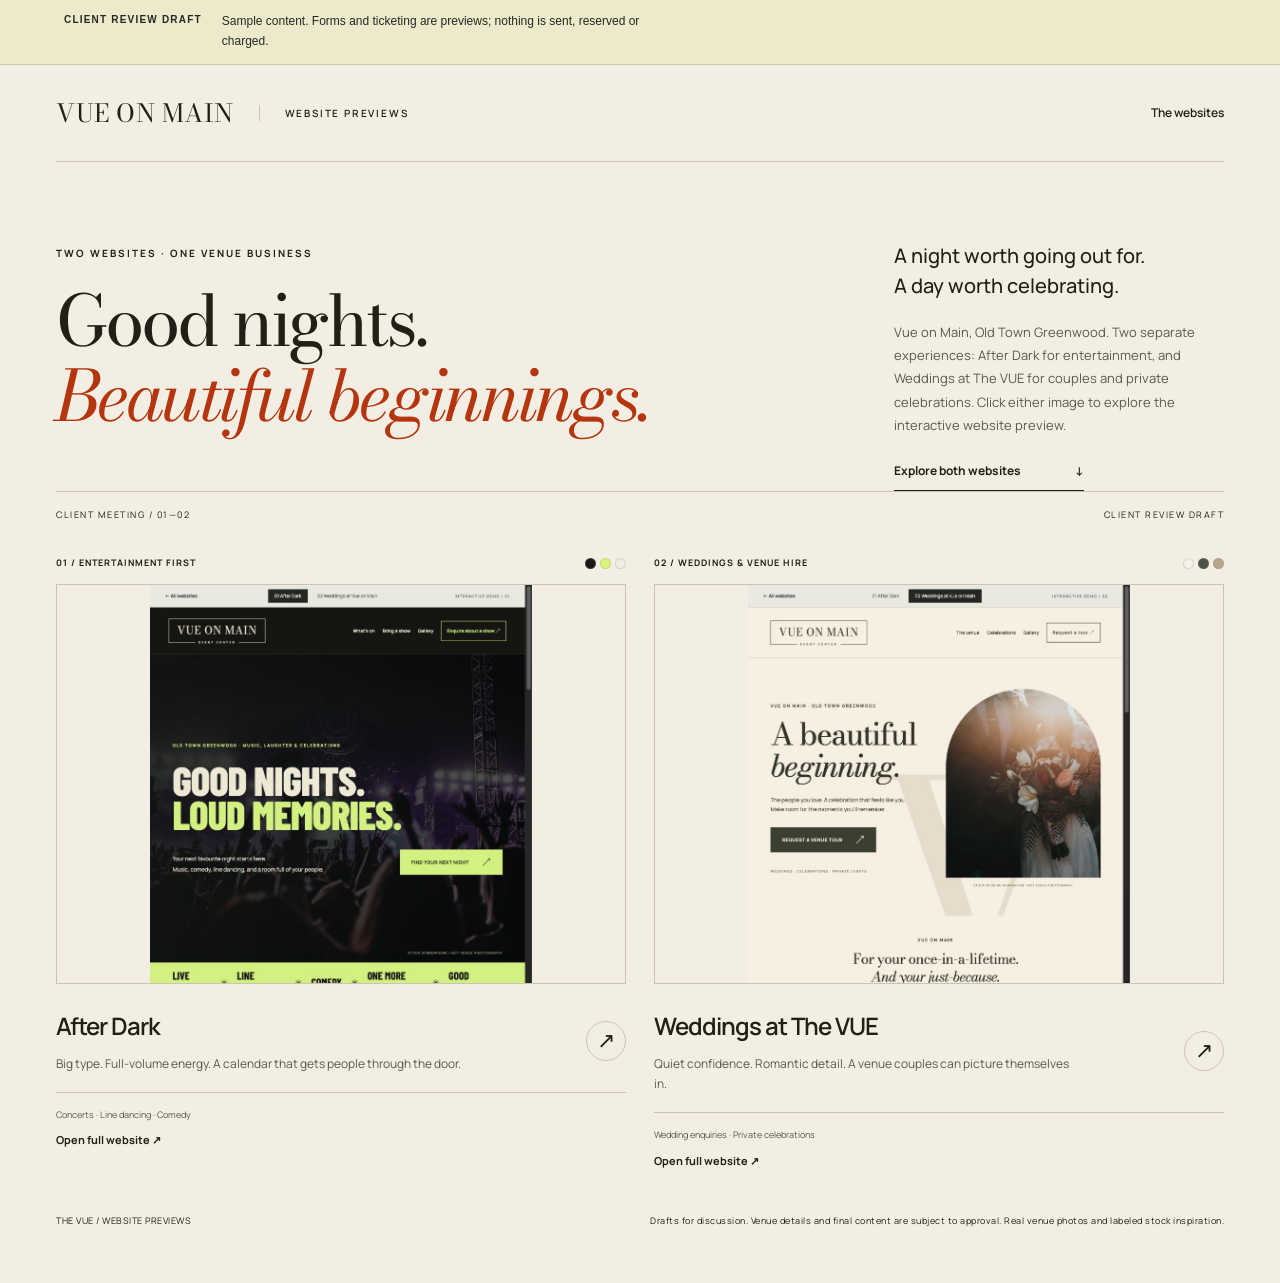
<file: index.html>
<!doctype html>
<html lang="en"><head><meta charset="utf-8"><meta name="viewport" content="width=device-width,initial-scale=1"><meta name="theme-color" content="#f3f0e8"><title>THE VUE — Website previews</title><meta name="description" content="Two focused websites for Vue on Main, with a GoHighLevel operations and marketing business plan."><link rel="stylesheet" href="assets/fonts.css"><link rel="stylesheet" href="assets/presentation.css"><link rel="stylesheet" href="assets/local-websites.css"><meta name="robots" content="noindex,nofollow,noarchive"><link rel="stylesheet" href="assets/review-preview.css"></head>
<body><aside class="review-notice" role="note"><strong>CLIENT REVIEW DRAFT</strong><span>Sample content. Forms and ticketing are previews; nothing is sent, reserved or charged.</span></aside>
<header class="deck-nav"><a class="deck-brand" href="index.html" aria-label="VUE ON MAIN concept presentation">VUE ON MAIN<span>WEBSITE PREVIEWS</span></a><nav aria-label="Presentation"><a href="#concepts">The websites</a></nav></header>
<main>
<section class="deck-hero"><div><p class="eyebrow">TWO WEBSITES · ONE VENUE BUSINESS</p><h1>Good nights.<br><em>Beautiful beginnings.</em></h1></div><div class="deck-intro"><p>A night worth going out for.<br>A day worth celebrating.</p><p class="muted">Vue on Main, Old Town Greenwood. Two separate experiences: After Dark for entertainment, and Weddings at The VUE for couples and private celebrations. Click either image to explore the interactive website preview.</p><a class="text-link" href="#concepts">Explore both websites <span>↓</span></a></div><div class="hero-rule"><span>CLIENT MEETING / 01—02</span><span>CLIENT REVIEW DRAFT</span></div></section>
<section id="concepts" class="concepts" aria-label="Two focused websites">
<article class="concept"><div class="concept-top"><span>01 / ENTERTAINMENT FIRST</span><span class="swatches"><i style="background:#181a17"></i><i style="background:#dbf479"></i><i style="background:#f0ede2"></i></span></div><a class="concept-art screenshot-preview" href="after-dark.html" aria-label="Open full After Dark website"><img src="assets/previews/after-dark-focused.png" alt="Screenshot of the fully interactive After Dark website"><span class="launch-overlay">OPEN FULL WEBSITE ↗</span></a><div class="concept-info"><div><h2>After Dark</h2><p>Big type. Full-volume energy. A calendar that gets people through the door.</p></div><a class="round-link" href="after-dark.html" aria-label="Open After Dark">↗</a></div><div class="concept-foot"><span>Concerts · Line dancing · Comedy</span><a href="after-dark.html">Open full website ↗</a></div></article>
<article class="concept"><div class="concept-top"><span>02 / WEDDINGS & VENUE HIRE</span><span class="swatches"><i style="background:#f5f1e8"></i><i style="background:#4b5143"></i><i style="background:#b8a58c"></i></span></div><a class="concept-art screenshot-preview" href="the-occasion.html" aria-label="Open full Weddings at The VUE website"><img src="assets/previews/weddings-focused.png" alt="Screenshot of the fully interactive Weddings at The VUE website"><span class="launch-overlay">OPEN FULL WEBSITE ↗</span></a><div class="concept-info"><div><h2>Weddings at The VUE</h2><p>Quiet confidence. Romantic detail. A venue couples can picture themselves in.</p></div><a class="round-link" href="the-occasion.html" aria-label="Open Weddings at The VUE">↗</a></div><div class="concept-foot"><span>Wedding enquiries · Private celebrations</span><a href="the-occasion.html">Open full website ↗</a></div></article>

</section>
</main><footer class="deck-footer"><p>THE VUE / WEBSITE PREVIEWS</p><p>Drafts for discussion. Venue details and final content are subject to approval. Real venue photos and labeled stock inspiration.</p></footer></body></html>
</file>
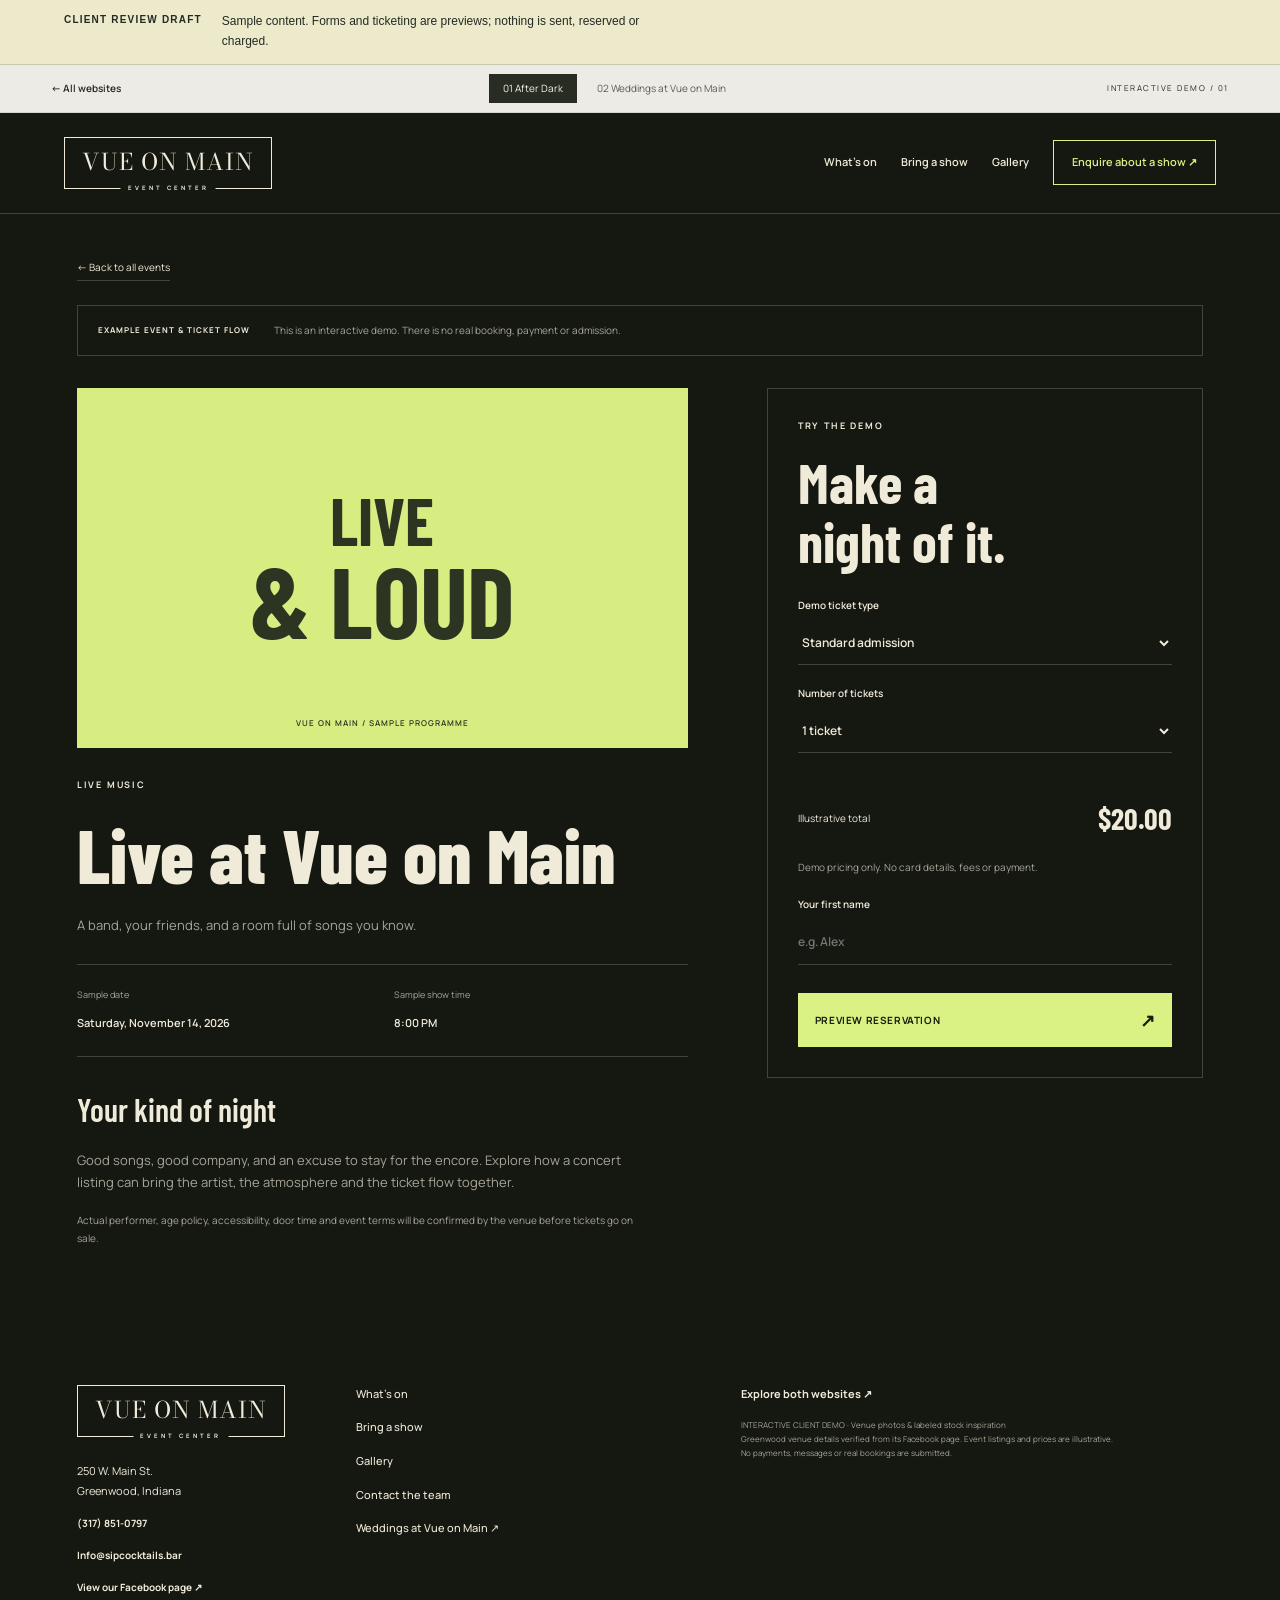
<file: after-dark-event.html>
<!doctype html><html lang="en"><head><meta charset="utf-8"><meta name="viewport" content="width=device-width,initial-scale=1"><title>Event details — VUE ON MAIN / After Dark</title><meta name="description" content="Explore the complete After Dark website demo for VUE ON MAIN. Illustrative content for client review."><link rel="stylesheet" href="assets/fonts.css"><link rel="stylesheet" href="assets/concepts.css"><link rel="stylesheet" href="assets/local-websites.css"><meta name="robots" content="noindex,nofollow,noarchive"><link rel="stylesheet" href="assets/review-preview.css"></head><body class="night page-event" data-concept="After Dark" data-slug="after-dark"><aside class="review-notice" role="note"><strong>CLIENT REVIEW DRAFT</strong><span>Sample content. Forms and ticketing are previews; nothing is sent, reserved or charged.</span></aside><a class="skip-link" href="#main">Skip to content</a><aside class="concept-bar"><a href="index.html">← <span>All websites</span></a><nav aria-label="Switch website concept"><a href="after-dark.html" aria-label="01 After Dark" aria-current="page">01 <span>After Dark</span></a><a href="the-occasion.html" aria-label="02 Weddings at Vue on Main" >02 <span>Weddings at Vue on Main</span></a></nav><span class="concept-label">INTERACTIVE DEMO / 01</span></aside><header class="site-header"><a class="logo" href="after-dark.html"><span>VUE ON MAIN</span><small>EVENT CENTER</small></a><button class="menu-toggle" aria-expanded="false" aria-controls="main-nav">Menu +</button><nav id="main-nav" aria-label="Main navigation"><a href="after-dark-events.html" >What’s on</a><a href="after-dark-private-events.html" >Bring a show</a><a href="after-dark-gallery.html" >Gallery</a><a class="nav-cta" href="after-dark-plan.html" >Enquire about a show ↗</a></nav></header><main id="main"><section class="event-detail section"><a class="breadcrumb" href="after-dark-events.html">← Back to all events</a><div class="demo-banner"><b>EXAMPLE EVENT & TICKET FLOW</b><span>This is an interactive demo. There is no real booking, payment or admission.</span></div><div class="detail-grid"><div><div class="detail-poster music-art"><span id="poster-word">LIVE</span><b id="poster-big">& LOUD</b><span class="poster-brand">VUE ON MAIN / SAMPLE PROGRAMME</span></div><div class="detail-copy"><p class="eyebrow" id="detail-category">LIVE MUSIC</p><h1 id="detail-title">Live at Vue on Main</h1><p id="detail-description">A band, your friends, and a room full of songs you know.</p><div class="event-facts"><div><span>Sample date</span><b id="detail-date">Saturday, November 14, 2026</b></div><div><span>Sample show time</span><b id="detail-time">8:00 PM</b></div></div><h3>Your kind of night</h3><p id="detail-story">Good songs, good company, and an excuse to stay for the encore.</p><p class="fine-print">Actual performer, age policy, accessibility, door time and event terms will be confirmed by the venue before tickets go on sale.</p></div></div><aside class="ticket-panel"><p class="eyebrow">TRY THE DEMO</p><h2>Make a<br>night of it.</h2><form id="ticket-form"><label>Demo ticket type<select name="ticketType"><option value="standard">Standard admission</option><option value="premium">Premium admission</option></select></label><label>Number of tickets<select name="quantity"><option value="1">1 ticket</option><option value="2">2 tickets</option><option value="3">3 tickets</option><option value="4">4 tickets</option><option value="5">5 tickets</option><option value="6">6 tickets</option><option value="7">7 tickets</option><option value="8">8 tickets</option></select></label><div class="ticket-total"><span>Illustrative total</span><strong id="ticket-total">$20.00</strong></div><p class="fine-print">Demo pricing only. No card details, fees or payment.</p><label>Your first name<input name="guest" autocomplete="given-name" placeholder="e.g. Alex" maxlength="100" required></label><button type="submit" class="button">PREVIEW RESERVATION <span>↗</span></button></form><div id="ticket-confirmation" hidden tabindex="-1" aria-live="polite"><p class="eyebrow">DEMO RESERVATION PREVIEW</p><h3>You’re on the list.<br><small>In this example, anyway.</small></h3><p id="ticket-summary"></p><p class="fine-print">No reservation was made. This example shows the confirmation experience.</p><button class="copy-button" id="download-reservation" type="button">Download demo summary</button><button class="copy-button" id="edit-reservation" type="button">Edit selection</button></div></aside></div></section></main><footer class="site-footer"><div class="venue-contact"><a class="logo" href="after-dark.html"><span>VUE ON MAIN</span><small>EVENT CENTER</small></a><address><a href="https://www.google.com/maps/search/?api=1&query=250+W+Main+St+Greenwood+IN" target="_blank" rel="noopener">250 W. Main St.<br>Greenwood, Indiana</a></address><a href="tel:+13178510797">(317) 851-0797</a><a href="mailto:Info@sipcocktails.bar">Info@sipcocktails.bar</a><a href="https://www.facebook.com/people/Vue-on-Main/61589324098089/" target="_blank" rel="noopener">View our Facebook page ↗</a></div><div class="footer-pages"><a href="after-dark-events.html" >What’s on</a><a href="after-dark-private-events.html" >Bring a show</a><a href="after-dark-gallery.html" >Gallery</a><a href="after-dark-plan.html">Contact the team</a><a href="the-occasion.html">Weddings at Vue on Main ↗</a></div><div><a href="index.html">Explore both websites ↗</a><span>INTERACTIVE CLIENT DEMO · Venue photos & labeled stock inspiration<br>Greenwood venue details verified from its Facebook page. Event listings and prices are illustrative.<br>No payments, messages or real bookings are submitted.</span></div></footer><script src="assets/concepts.js"></script><script src="assets/local-websites.js"></script></body></html>
</file>
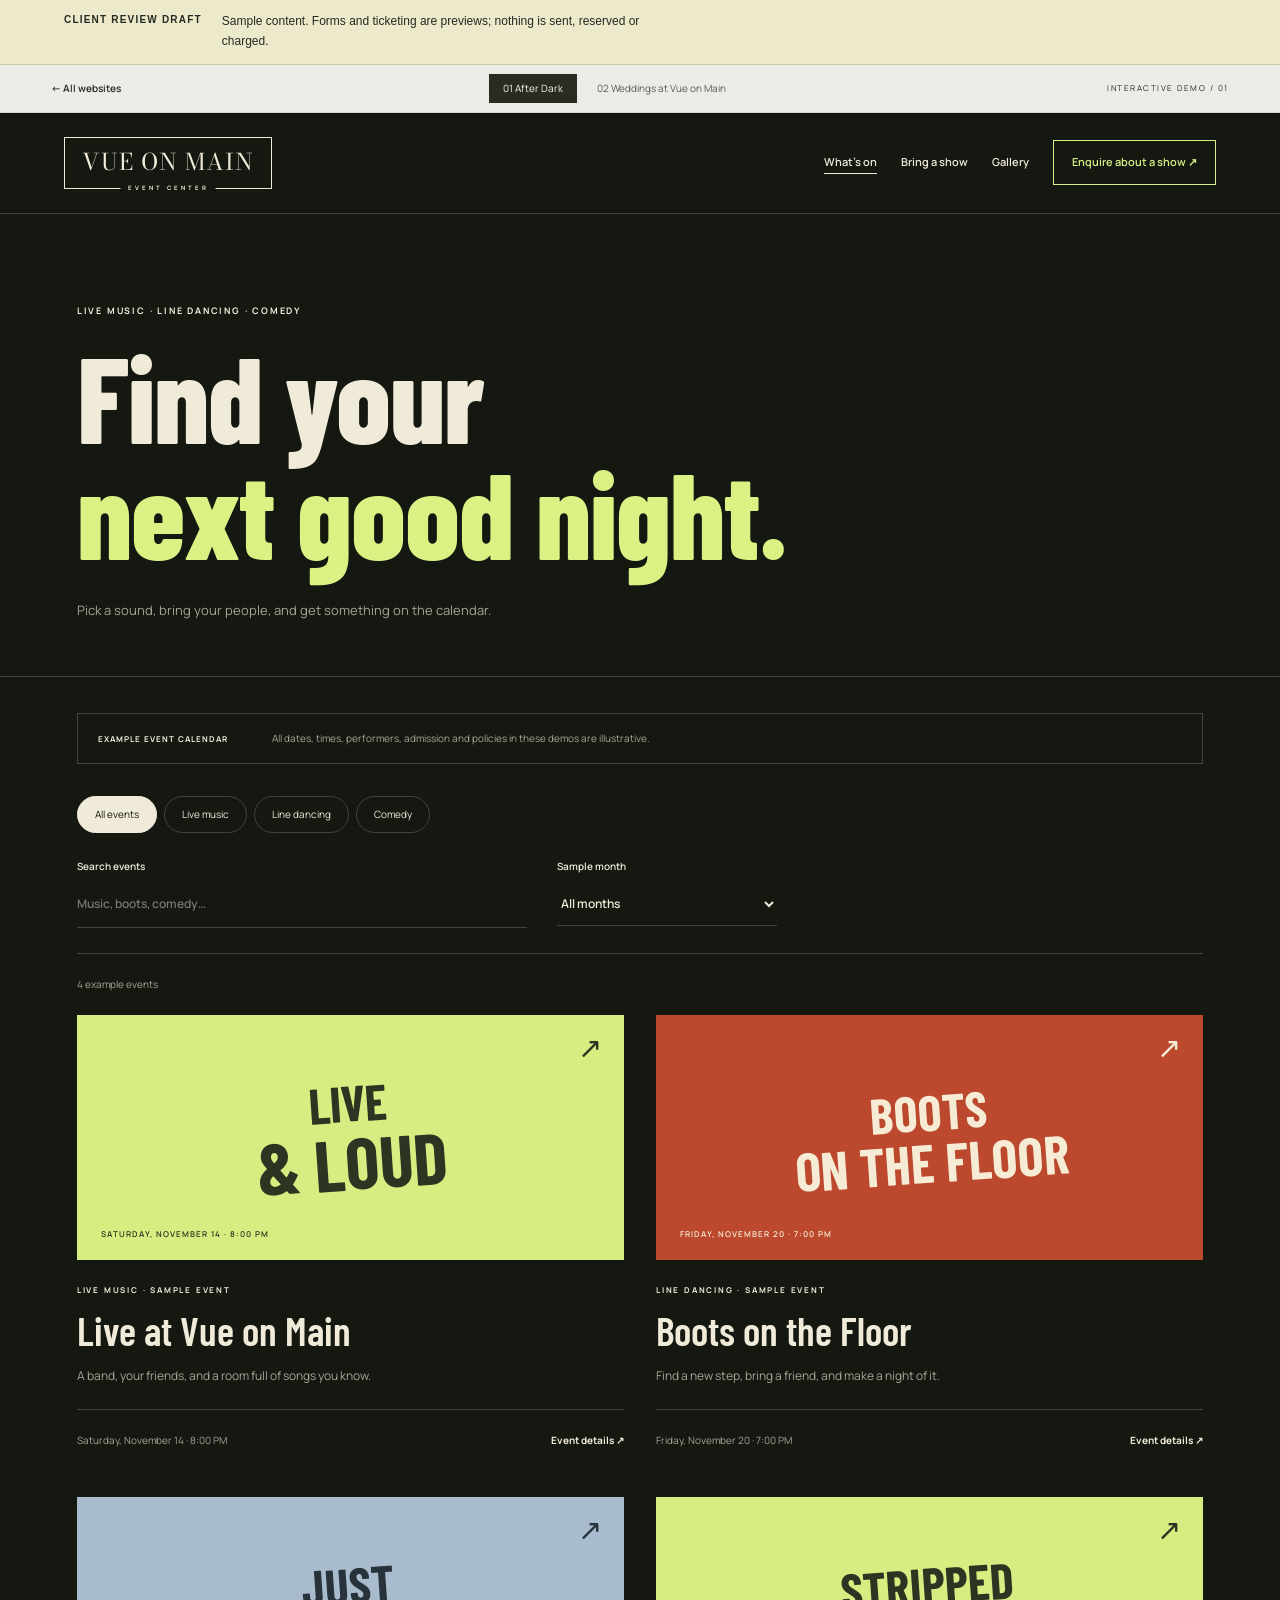
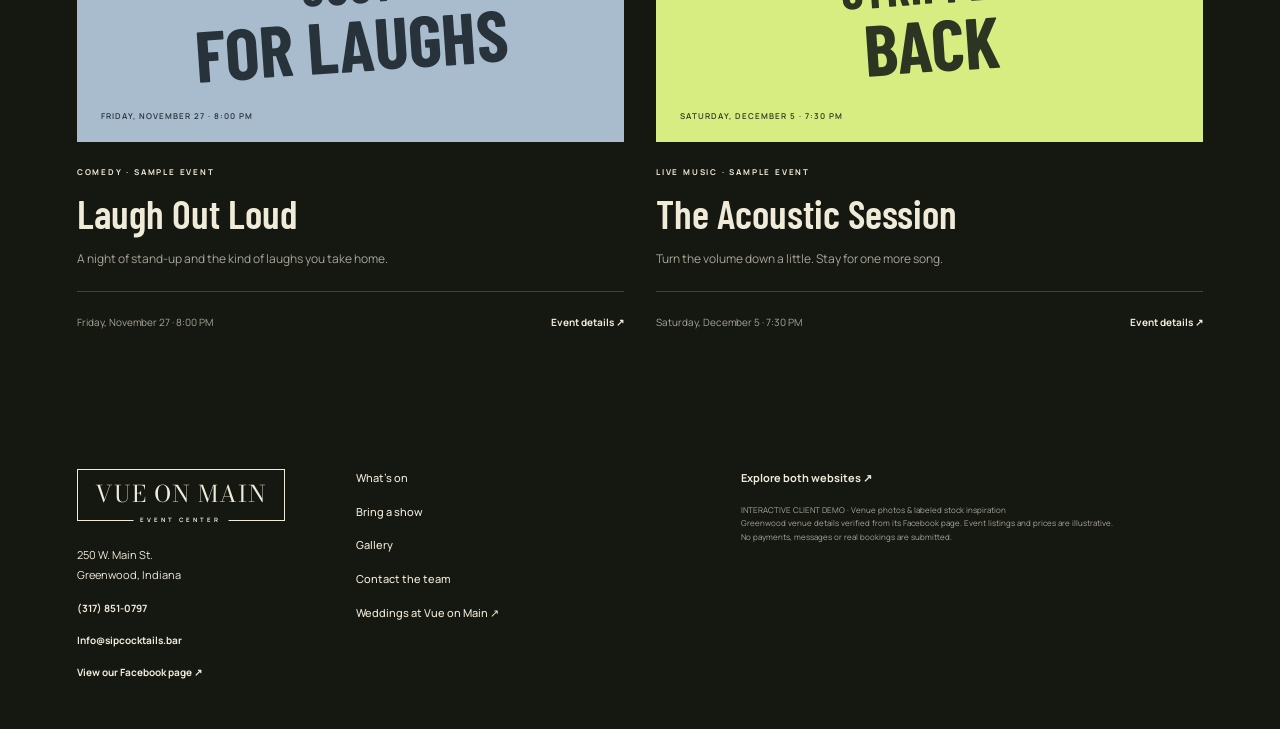
<file: after-dark-events.html>
<!doctype html><html lang="en"><head><meta charset="utf-8"><meta name="viewport" content="width=device-width,initial-scale=1"><title>What’s on — VUE ON MAIN / After Dark</title><meta name="description" content="Explore the complete After Dark website demo for VUE ON MAIN. Illustrative content for client review."><link rel="stylesheet" href="assets/fonts.css"><link rel="stylesheet" href="assets/concepts.css"><link rel="stylesheet" href="assets/local-websites.css"><meta name="robots" content="noindex,nofollow,noarchive"><link rel="stylesheet" href="assets/review-preview.css"></head><body class="night page-events" data-concept="After Dark" data-slug="after-dark"><aside class="review-notice" role="note"><strong>CLIENT REVIEW DRAFT</strong><span>Sample content. Forms and ticketing are previews; nothing is sent, reserved or charged.</span></aside><a class="skip-link" href="#main">Skip to content</a><aside class="concept-bar"><a href="index.html">← <span>All websites</span></a><nav aria-label="Switch website concept"><a href="after-dark.html" aria-label="01 After Dark" aria-current="page">01 <span>After Dark</span></a><a href="the-occasion.html" aria-label="02 Weddings at Vue on Main" >02 <span>Weddings at Vue on Main</span></a></nav><span class="concept-label">INTERACTIVE DEMO / 01</span></aside><header class="site-header"><a class="logo" href="after-dark.html"><span>VUE ON MAIN</span><small>EVENT CENTER</small></a><button class="menu-toggle" aria-expanded="false" aria-controls="main-nav">Menu +</button><nav id="main-nav" aria-label="Main navigation"><a href="after-dark-events.html" aria-current="page">What’s on</a><a href="after-dark-private-events.html" >Bring a show</a><a href="after-dark-gallery.html" >Gallery</a><a class="nav-cta" href="after-dark-plan.html" >Enquire about a show ↗</a></nav></header><main id="main"><section class="inner-hero section"><p class="eyebrow">LIVE MUSIC · LINE DANCING · COMEDY</p><h1>Find your<br><em>next good night.</em></h1><p>Pick a sound, bring your people, and get something on the calendar.</p></section><section class="calendar-section section"><div class="demo-banner"><b>EXAMPLE EVENT CALENDAR</b><span>All dates, times, performers, admission and policies in these demos are illustrative.</span></div><div class="calendar-toolbar"><div class="filters" role="group" aria-label="Filter events"><button class="active" data-show-filter="all" aria-pressed="true">All events</button><button data-show-filter="music" aria-pressed="false">Live music</button><button data-show-filter="dance" aria-pressed="false">Line dancing</button><button data-show-filter="comedy" aria-pressed="false">Comedy</button></div><div class="calendar-search"><label>Search events<input type="search" id="show-search" placeholder="Music, boots, comedy…"></label><label>Sample month<select id="show-month"><option value="all">All months</option><option value="2026-11">November 2026</option><option value="2026-12">December 2026</option></select></label></div></div><p class="show-count" aria-live="polite">4 example events</p><div class="show-grid"><article class="show-card" data-category="music" data-month="2026-11" data-search="live at the vue live music"><a class="show-art music-art" href="after-dark-event.html?event=live" aria-label="View Live at Vue on Main"><span>LIVE<b>& LOUD</b></span><span class="show-time">SATURDAY, NOVEMBER 14 · 8:00 PM</span></a><div class="show-info"><p class="eyebrow">LIVE MUSIC · SAMPLE EVENT</p><h3><a href="after-dark-event.html?event=live">Live at Vue on Main</a></h3><p>A band, your friends, and a room full of songs you know.</p><div><span>Saturday, November 14 · 8:00 PM</span><a href="after-dark-event.html?event=live">Event details ↗</a></div></div></article><article class="show-card" data-category="dance" data-month="2026-11" data-search="boots on the floor line dancing"><a class="show-art dance-art" href="after-dark-event.html?event=boots" aria-label="View Boots on the Floor"><span>BOOTS<b>ON THE FLOOR</b></span><span class="show-time">FRIDAY, NOVEMBER 20 · 7:00 PM</span></a><div class="show-info"><p class="eyebrow">LINE DANCING · SAMPLE EVENT</p><h3><a href="after-dark-event.html?event=boots">Boots on the Floor</a></h3><p>Find a new step, bring a friend, and make a night of it.</p><div><span>Friday, November 20 · 7:00 PM</span><a href="after-dark-event.html?event=boots">Event details ↗</a></div></div></article><article class="show-card" data-category="comedy" data-month="2026-11" data-search="laugh out loud comedy"><a class="show-art comedy-art" href="after-dark-event.html?event=laughs" aria-label="View Laugh Out Loud"><span>JUST<b>FOR LAUGHS</b></span><span class="show-time">FRIDAY, NOVEMBER 27 · 8:00 PM</span></a><div class="show-info"><p class="eyebrow">COMEDY · SAMPLE EVENT</p><h3><a href="after-dark-event.html?event=laughs">Laugh Out Loud</a></h3><p>A night of stand-up and the kind of laughs you take home.</p><div><span>Friday, November 27 · 8:00 PM</span><a href="after-dark-event.html?event=laughs">Event details ↗</a></div></div></article><article class="show-card" data-category="music" data-month="2026-12" data-search="the acoustic session live music"><a class="show-art music-art" href="after-dark-event.html?event=acoustic" aria-label="View The Acoustic Session"><span>STRIPPED<b>BACK</b></span><span class="show-time">SATURDAY, DECEMBER 5 · 7:30 PM</span></a><div class="show-info"><p class="eyebrow">LIVE MUSIC · SAMPLE EVENT</p><h3><a href="after-dark-event.html?event=acoustic">The Acoustic Session</a></h3><p>Turn the volume down a little. Stay for one more song.</p><div><span>Saturday, December 5 · 7:30 PM</span><a href="after-dark-event.html?event=acoustic">Event details ↗</a></div></div></article></div><div class="empty-events" hidden><h3>No events match that combination.</h3><p>Try another category or clear the search to see all example nights.</p><button class="copy-button reset-filters">Show all events</button></div></section></main><footer class="site-footer"><div class="venue-contact"><a class="logo" href="after-dark.html"><span>VUE ON MAIN</span><small>EVENT CENTER</small></a><address><a href="https://www.google.com/maps/search/?api=1&query=250+W+Main+St+Greenwood+IN" target="_blank" rel="noopener">250 W. Main St.<br>Greenwood, Indiana</a></address><a href="tel:+13178510797">(317) 851-0797</a><a href="mailto:Info@sipcocktails.bar">Info@sipcocktails.bar</a><a href="https://www.facebook.com/people/Vue-on-Main/61589324098089/" target="_blank" rel="noopener">View our Facebook page ↗</a></div><div class="footer-pages"><a href="after-dark-events.html" aria-current="page">What’s on</a><a href="after-dark-private-events.html" >Bring a show</a><a href="after-dark-gallery.html" >Gallery</a><a href="after-dark-plan.html">Contact the team</a><a href="the-occasion.html">Weddings at Vue on Main ↗</a></div><div><a href="index.html">Explore both websites ↗</a><span>INTERACTIVE CLIENT DEMO · Venue photos & labeled stock inspiration<br>Greenwood venue details verified from its Facebook page. Event listings and prices are illustrative.<br>No payments, messages or real bookings are submitted.</span></div></footer><script src="assets/concepts.js"></script><script src="assets/local-websites.js"></script></body></html>
</file>
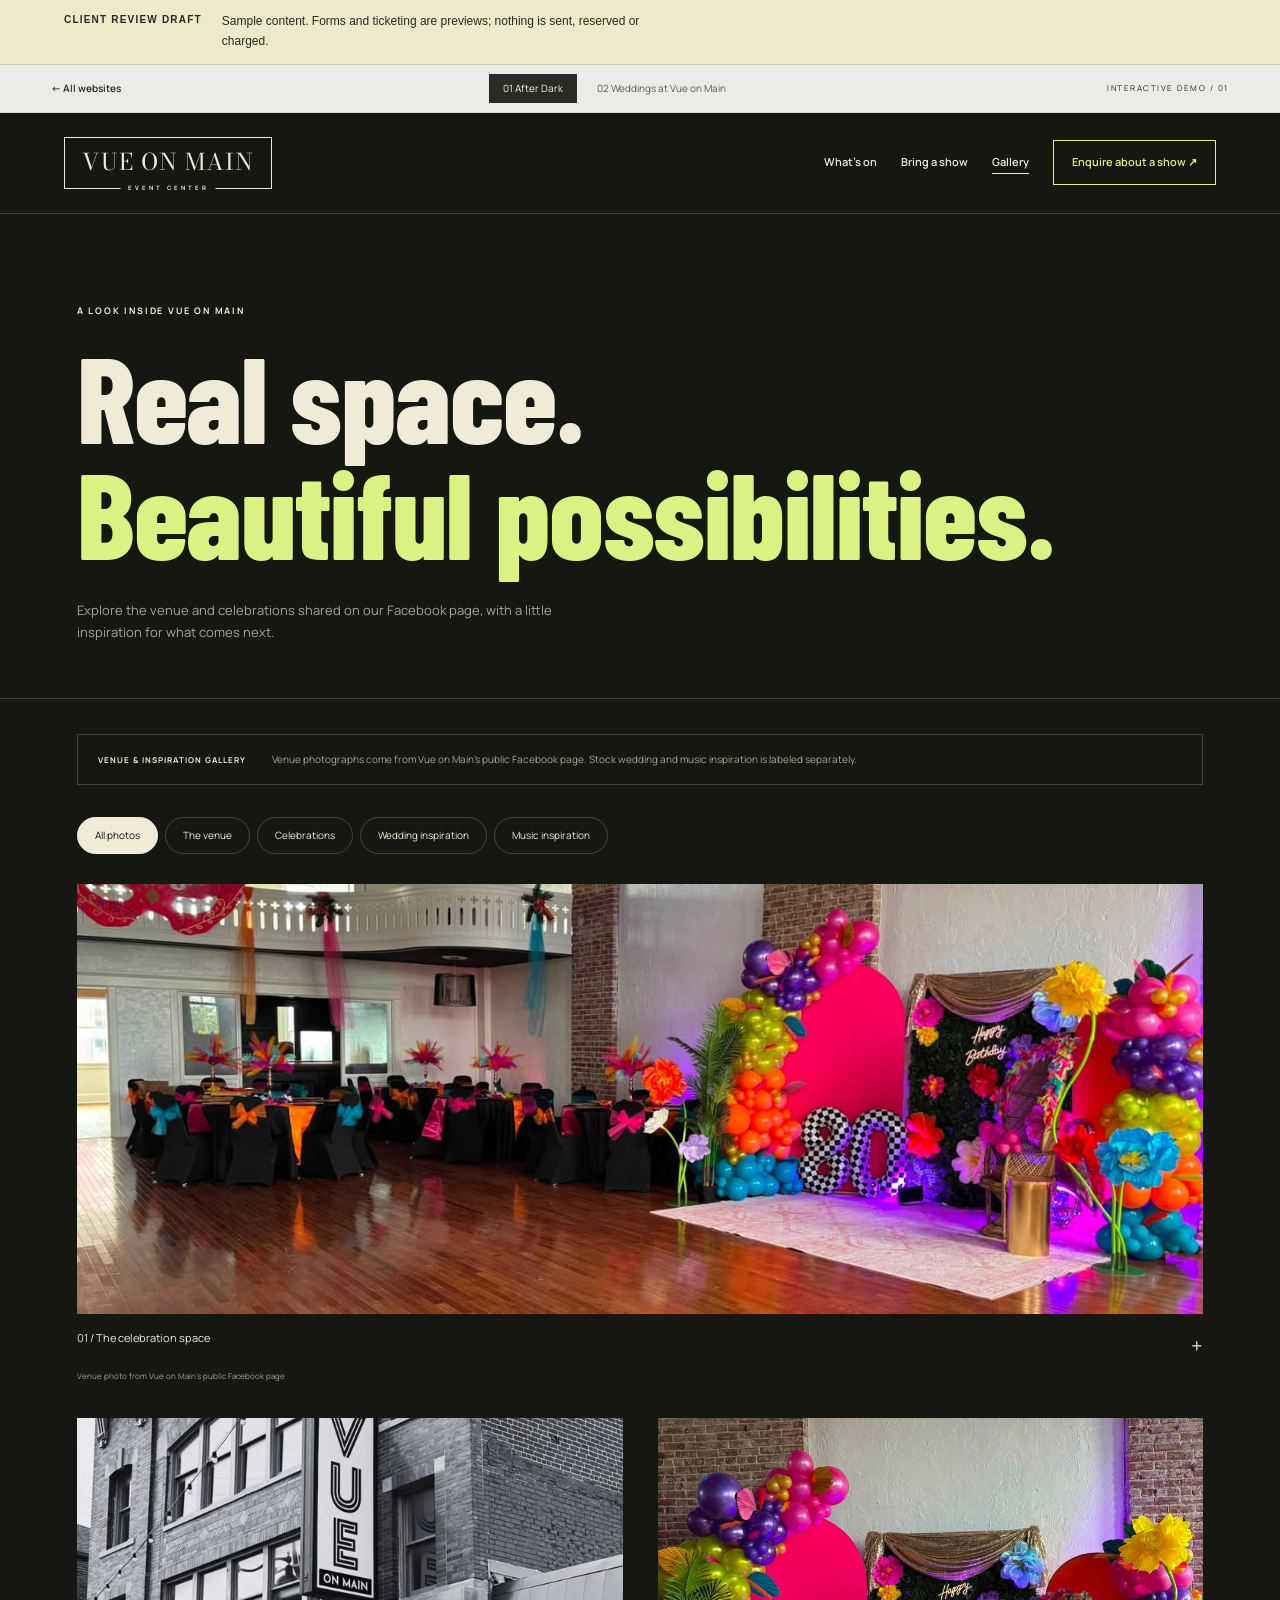
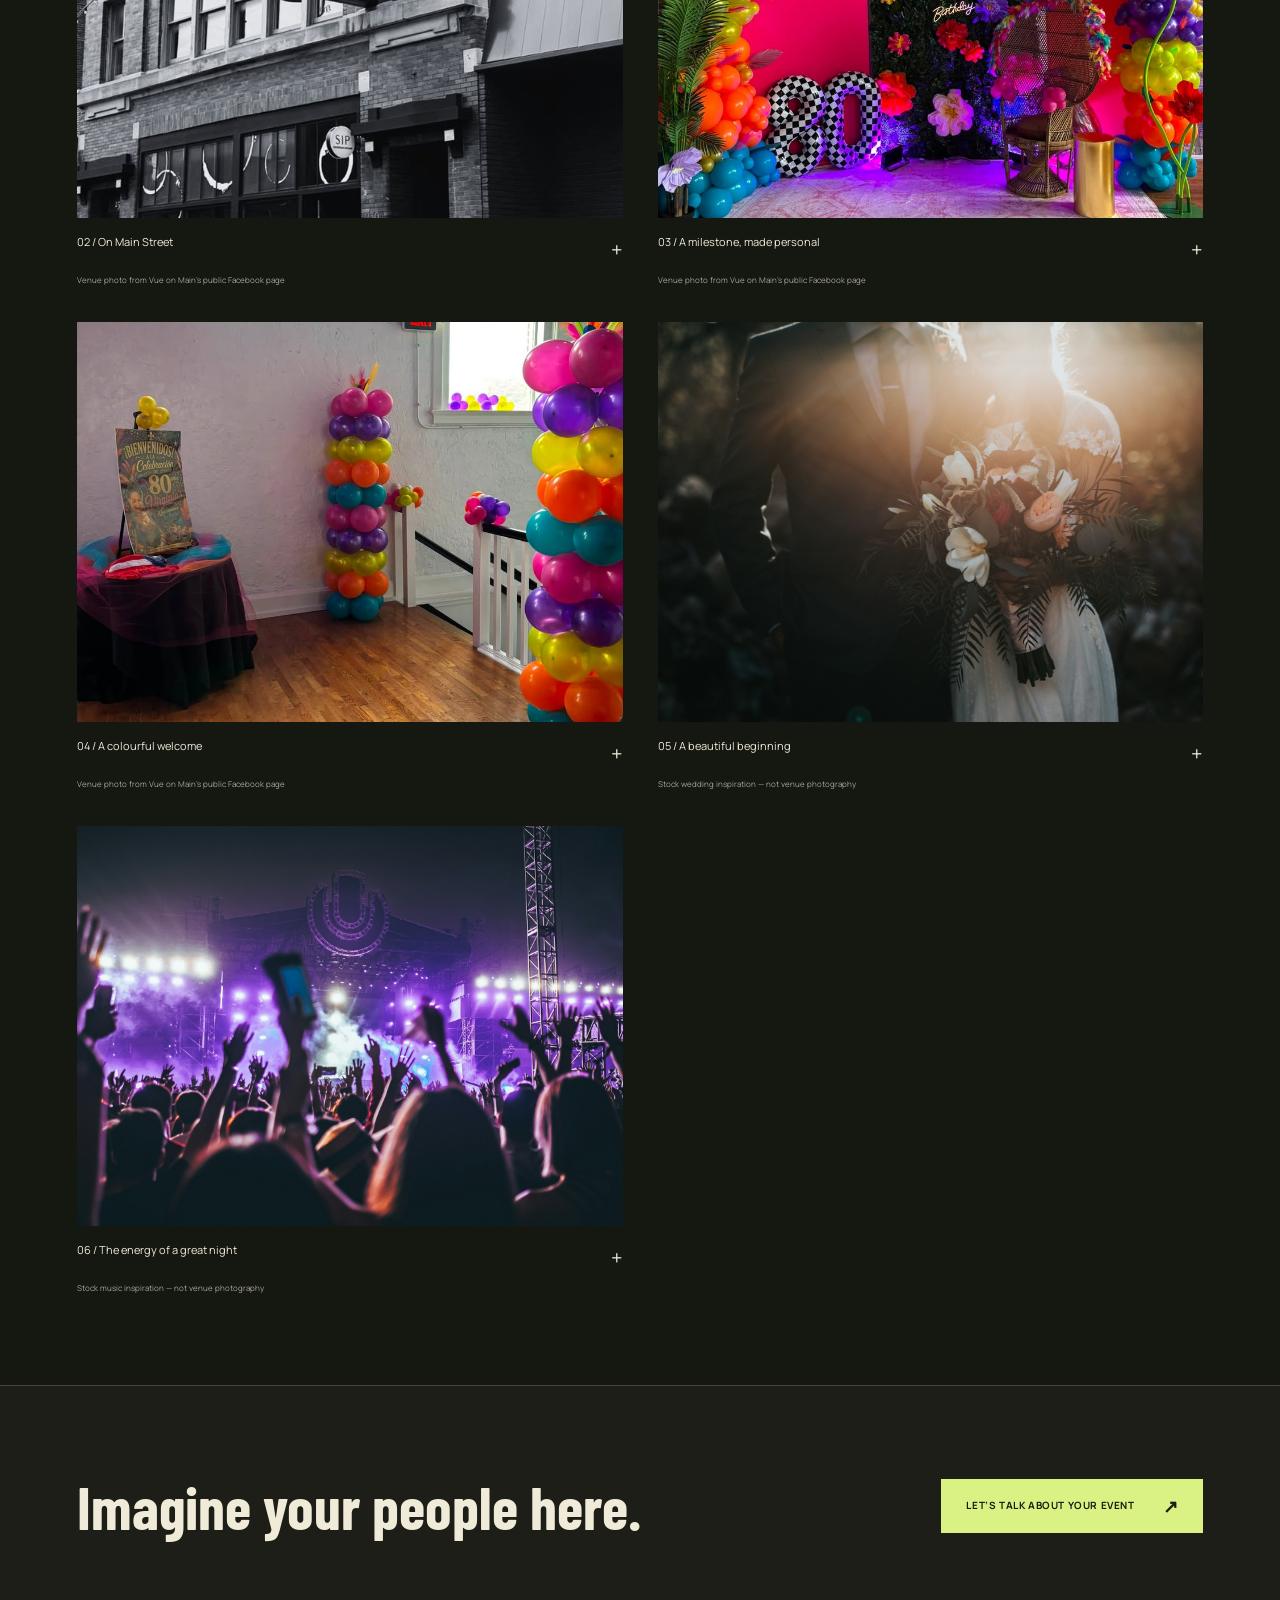
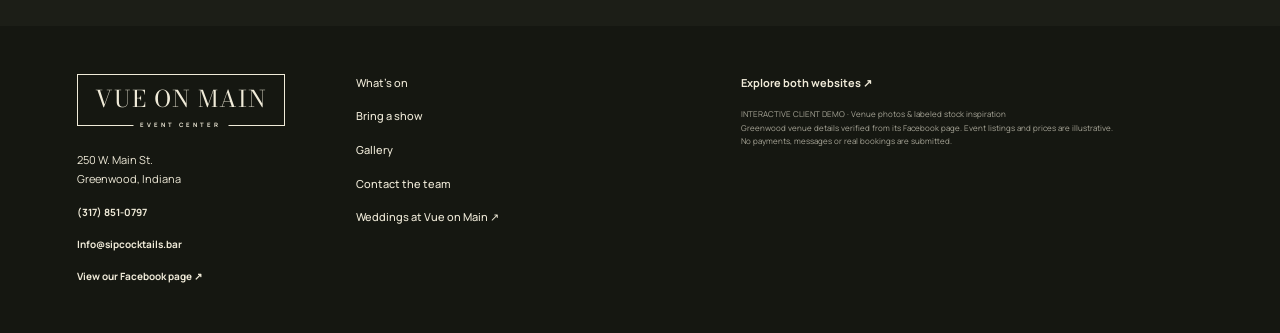
<file: after-dark-gallery.html>
<!doctype html><html lang="en"><head><meta charset="utf-8"><meta name="viewport" content="width=device-width,initial-scale=1"><title>Gallery — VUE ON MAIN / After Dark</title><meta name="description" content="Explore the complete After Dark website demo for VUE ON MAIN. Illustrative content for client review."><link rel="stylesheet" href="assets/fonts.css"><link rel="stylesheet" href="assets/concepts.css"><link rel="stylesheet" href="assets/local-websites.css"><meta name="robots" content="noindex,nofollow,noarchive"><link rel="stylesheet" href="assets/review-preview.css"></head><body class="night page-gallery" data-concept="After Dark" data-slug="after-dark"><aside class="review-notice" role="note"><strong>CLIENT REVIEW DRAFT</strong><span>Sample content. Forms and ticketing are previews; nothing is sent, reserved or charged.</span></aside><a class="skip-link" href="#main">Skip to content</a><aside class="concept-bar"><a href="index.html">← <span>All websites</span></a><nav aria-label="Switch website concept"><a href="after-dark.html" aria-label="01 After Dark" aria-current="page">01 <span>After Dark</span></a><a href="the-occasion.html" aria-label="02 Weddings at Vue on Main" >02 <span>Weddings at Vue on Main</span></a></nav><span class="concept-label">INTERACTIVE DEMO / 01</span></aside><header class="site-header"><a class="logo" href="after-dark.html"><span>VUE ON MAIN</span><small>EVENT CENTER</small></a><button class="menu-toggle" aria-expanded="false" aria-controls="main-nav">Menu +</button><nav id="main-nav" aria-label="Main navigation"><a href="after-dark-events.html" >What’s on</a><a href="after-dark-private-events.html" >Bring a show</a><a href="after-dark-gallery.html" aria-current="page">Gallery</a><a class="nav-cta" href="after-dark-plan.html" >Enquire about a show ↗</a></nav></header><main id="main"><section class="inner-hero section"><p class="eyebrow">A LOOK INSIDE VUE ON MAIN</p><h1>Real space.<br><em>Beautiful possibilities.</em></h1><p>Explore the venue and celebrations shared on our Facebook page, with a little inspiration for what comes next.</p></section><section class="gallery-section section"><div class="demo-banner"><b>VENUE & INSPIRATION GALLERY</b><span>Venue photographs come from Vue on Main’s public Facebook page. Stock wedding and music inspiration is labeled separately.</span></div><div class="filters" role="group" aria-label="Filter gallery"><button class="active" data-gallery-filter="all" aria-pressed="true">All photos</button><button data-gallery-filter="venue" aria-pressed="false">The venue</button><button data-gallery-filter="celebrations" aria-pressed="false">Celebrations</button><button data-gallery-filter="weddings" aria-pressed="false">Wedding inspiration</button><button data-gallery-filter="music" aria-pressed="false">Music inspiration</button></div><div class="gallery-grid"><button class="gallery-photo" data-gallery="venue" data-caption="The celebration space · Venue photo from Vue on Main’s public Facebook page" data-credit="Venue photo from Vue on Main’s public Facebook page"><img src="assets/venue/vue-hall.jpg" alt="Vue on Main event hall arranged for a birthday celebration" loading="lazy"><span>01 / The celebration space <b>+</b></span><small class="gallery-credit">Venue photo from Vue on Main’s public Facebook page</small></button><button class="gallery-photo" data-gallery="venue" data-caption="On Main Street · Venue photo from Vue on Main’s public Facebook page" data-credit="Venue photo from Vue on Main’s public Facebook page"><img src="assets/venue/vue-exterior.jpg" alt="Vue on Main building and exterior sign in Greenwood" loading="lazy"><span>02 / On Main Street <b>+</b></span><small class="gallery-credit">Venue photo from Vue on Main’s public Facebook page</small></button><button class="gallery-photo" data-gallery="celebrations" data-caption="A milestone, made personal · Venue photo from Vue on Main’s public Facebook page" data-credit="Venue photo from Vue on Main’s public Facebook page"><img src="assets/venue/birthday-details.jpg" alt="Birthday decorations and a celebration backdrop inside Vue on Main" loading="lazy"><span>03 / A milestone, made personal <b>+</b></span><small class="gallery-credit">Venue photo from Vue on Main’s public Facebook page</small></button><button class="gallery-photo" data-gallery="celebrations" data-caption="A colourful welcome · Venue photo from Vue on Main’s public Facebook page" data-credit="Venue photo from Vue on Main’s public Facebook page"><img src="assets/venue/venue-entrance.jpg" alt="Colourful balloon decorations at the entrance inside Vue on Main" loading="lazy"><span>04 / A colourful welcome <b>+</b></span><small class="gallery-credit">Venue photo from Vue on Main’s public Facebook page</small></button><button class="gallery-photo" data-gallery="weddings" data-caption="A beautiful beginning · Stock wedding inspiration — not venue photography" data-credit="Stock wedding inspiration — not venue photography"><img src="assets/wedding.jpg" alt="Stock wedding couple holding a bouquet in sunlight" loading="lazy"><span>05 / A beautiful beginning <b>+</b></span><small class="gallery-credit">Stock wedding inspiration — not venue photography</small></button><button class="gallery-photo" data-gallery="music" data-caption="The energy of a great night · Stock music inspiration — not venue photography" data-credit="Stock music inspiration — not venue photography"><img src="assets/concert.jpg" alt="Stock concert audience under stage lights" loading="lazy"><span>06 / The energy of a great night <b>+</b></span><small class="gallery-credit">Stock music inspiration — not venue photography</small></button></div></section><dialog id="gallery-viewer" aria-label="Gallery photograph"><div class="viewer-toolbar"><span id="gallery-caption"></span><button type="button" id="gallery-close" aria-label="Close photograph">Close ×</button></div><img id="gallery-full" alt=""><div class="viewer-controls"><button type="button" id="gallery-prev">← Previous</button><span id="gallery-source"></span><button type="button" id="gallery-next">Next →</button></div></dialog><section class="page-cta section"><h2>Imagine your people here.</h2><a class="button" href="after-dark-plan.html?type=Private+celebration">LET’S TALK ABOUT YOUR EVENT <span>↗</span></a></section></main><footer class="site-footer"><div class="venue-contact"><a class="logo" href="after-dark.html"><span>VUE ON MAIN</span><small>EVENT CENTER</small></a><address><a href="https://www.google.com/maps/search/?api=1&query=250+W+Main+St+Greenwood+IN" target="_blank" rel="noopener">250 W. Main St.<br>Greenwood, Indiana</a></address><a href="tel:+13178510797">(317) 851-0797</a><a href="mailto:Info@sipcocktails.bar">Info@sipcocktails.bar</a><a href="https://www.facebook.com/people/Vue-on-Main/61589324098089/" target="_blank" rel="noopener">View our Facebook page ↗</a></div><div class="footer-pages"><a href="after-dark-events.html" >What’s on</a><a href="after-dark-private-events.html" >Bring a show</a><a href="after-dark-gallery.html" aria-current="page">Gallery</a><a href="after-dark-plan.html">Contact the team</a><a href="the-occasion.html">Weddings at Vue on Main ↗</a></div><div><a href="index.html">Explore both websites ↗</a><span>INTERACTIVE CLIENT DEMO · Venue photos & labeled stock inspiration<br>Greenwood venue details verified from its Facebook page. Event listings and prices are illustrative.<br>No payments, messages or real bookings are submitted.</span></div></footer><script src="assets/concepts.js"></script><script src="assets/local-websites.js"></script></body></html>
</file>
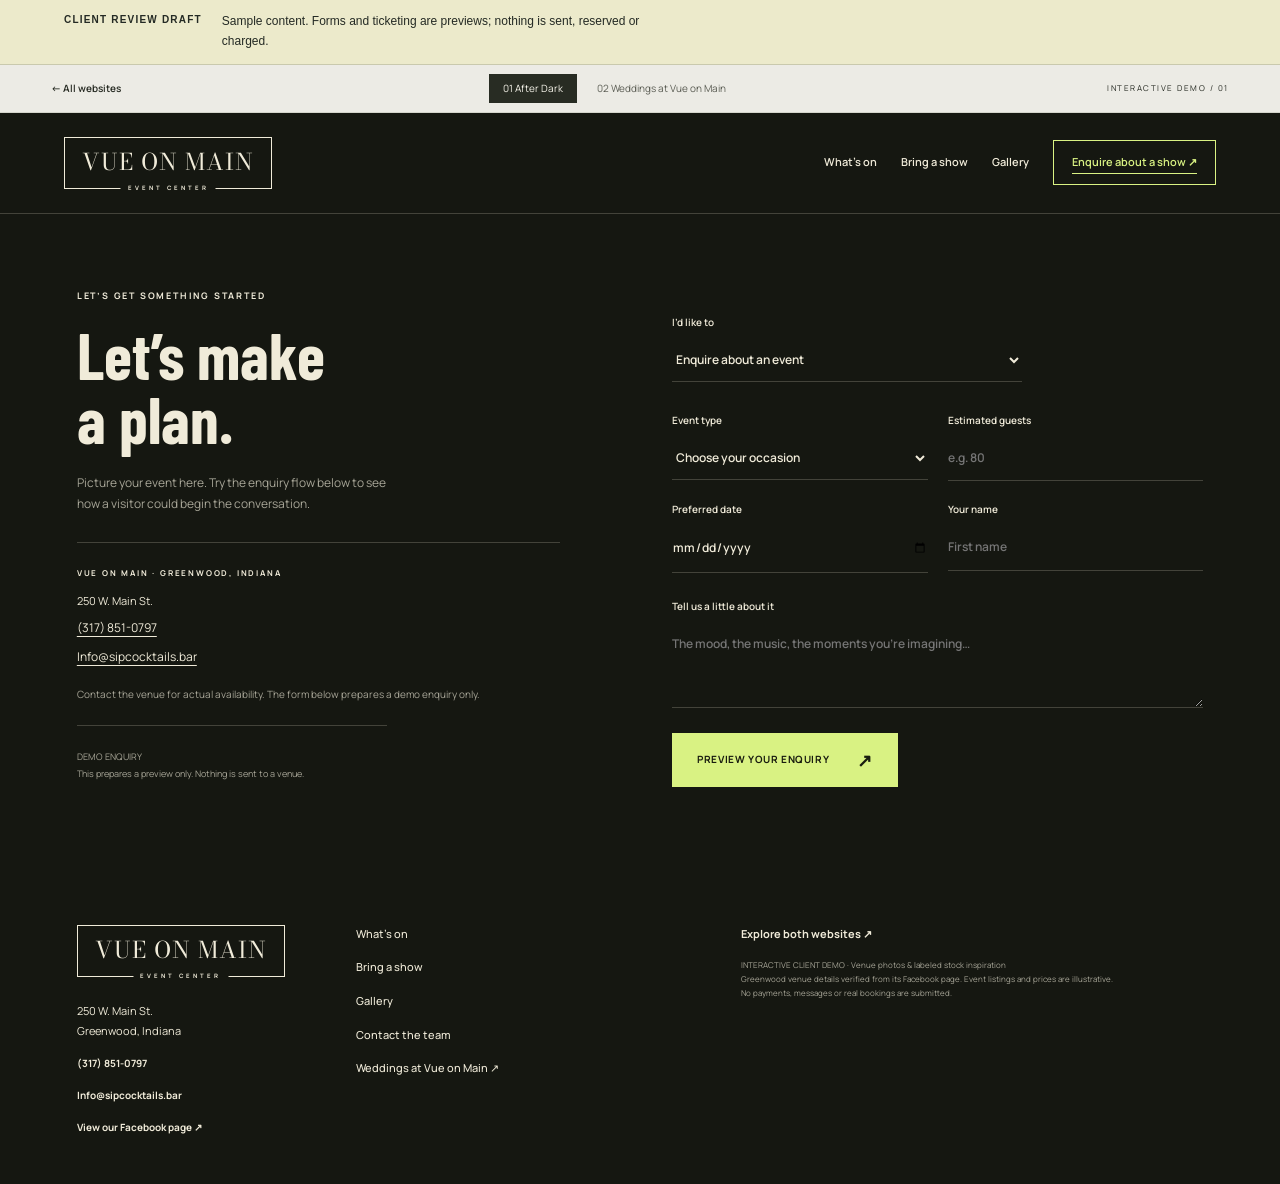
<file: after-dark-plan.html>
<!doctype html><html lang="en"><head><meta charset="utf-8"><meta name="viewport" content="width=device-width,initial-scale=1"><title>Plan your event — VUE ON MAIN / After Dark</title><meta name="description" content="Explore the complete After Dark website demo for VUE ON MAIN. Illustrative content for client review."><link rel="stylesheet" href="assets/fonts.css"><link rel="stylesheet" href="assets/concepts.css"><link rel="stylesheet" href="assets/local-websites.css"><meta name="robots" content="noindex,nofollow,noarchive"><link rel="stylesheet" href="assets/review-preview.css"></head><body class="night page-plan" data-concept="After Dark" data-slug="after-dark"><aside class="review-notice" role="note"><strong>CLIENT REVIEW DRAFT</strong><span>Sample content. Forms and ticketing are previews; nothing is sent, reserved or charged.</span></aside><a class="skip-link" href="#main">Skip to content</a><aside class="concept-bar"><a href="index.html">← <span>All websites</span></a><nav aria-label="Switch website concept"><a href="after-dark.html" aria-label="01 After Dark" aria-current="page">01 <span>After Dark</span></a><a href="the-occasion.html" aria-label="02 Weddings at Vue on Main" >02 <span>Weddings at Vue on Main</span></a></nav><span class="concept-label">INTERACTIVE DEMO / 01</span></aside><header class="site-header"><a class="logo" href="after-dark.html"><span>VUE ON MAIN</span><small>EVENT CENTER</small></a><button class="menu-toggle" aria-expanded="false" aria-controls="main-nav">Menu +</button><nav id="main-nav" aria-label="Main navigation"><a href="after-dark-events.html" >What’s on</a><a href="after-dark-private-events.html" >Bring a show</a><a href="after-dark-gallery.html" >Gallery</a><a class="nav-cta" href="after-dark-plan.html" aria-current="page">Enquire about a show ↗</a></nav></header><main id="main"><section class="enquiry section" id="enquire"><div><p class="eyebrow">LET’S GET SOMETHING STARTED</p><h2>Let’s make<br><em>a plan.</em></h2><p>Picture your event here. Try the enquiry flow below to see how a visitor could begin the conversation.</p><div class="plan-contact"><p class="eyebrow">VUE ON MAIN · GREENWOOD, INDIANA</p><p>250 W. Main St.</p><a href="tel:+13178510797">(317) 851-0797</a><a href="mailto:Info@sipcocktails.bar">Info@sipcocktails.bar</a><p class="fine-print">Contact the venue for actual availability. The form below prepares a demo enquiry only.</p></div><p class="demo-note">DEMO ENQUIRY<br>This prepares a preview only. Nothing is sent to a venue.</p></div><form id="enquiry-form"><label class="request-kind">I’d like to<select name="requestType"><option>Enquire about an event</option><option>Arrange a venue tour</option></select></label><div class="field-grid"><label>Event type<select name="eventType" required><option value="">Choose your occasion</option><option>Wedding</option><option>Private celebration</option><option>Corporate event</option><option>Live performance</option><option>Other gathering</option></select></label><label>Estimated guests<input type="number" name="guests" min="1" max="10000" placeholder="e.g. 80" required></label><label>Preferred date<input type="date" name="date" required></label><label>Your name<input name="name" placeholder="First name" autocomplete="given-name" maxlength="100" required></label></div><label>Tell us a little about it<textarea name="details" rows="3" placeholder="The mood, the music, the moments you’re imagining…" maxlength="2000"></textarea></label><button class="button" type="submit">PREVIEW YOUR ENQUIRY <span>↗</span></button><div class="enquiry-result" hidden tabindex="-1" aria-live="polite"><p class="eyebrow">YOUR ENQUIRY PREVIEW</p><p id="enquiry-preview"></p><p class="result-note">Preview only — this has not been sent. For actual availability, call (317) 851-0797 or email Info@sipcocktails.bar.</p><div class="result-actions"><button class="copy-button" type="button">Copy enquiry</button><button class="copy-button download-enquiry" type="button">Download enquiry</button><button class="copy-button reset-enquiry" type="button">Start again</button></div><span id="copy-status" role="status"></span></div></form></section></main><footer class="site-footer"><div class="venue-contact"><a class="logo" href="after-dark.html"><span>VUE ON MAIN</span><small>EVENT CENTER</small></a><address><a href="https://www.google.com/maps/search/?api=1&query=250+W+Main+St+Greenwood+IN" target="_blank" rel="noopener">250 W. Main St.<br>Greenwood, Indiana</a></address><a href="tel:+13178510797">(317) 851-0797</a><a href="mailto:Info@sipcocktails.bar">Info@sipcocktails.bar</a><a href="https://www.facebook.com/people/Vue-on-Main/61589324098089/" target="_blank" rel="noopener">View our Facebook page ↗</a></div><div class="footer-pages"><a href="after-dark-events.html" >What’s on</a><a href="after-dark-private-events.html" >Bring a show</a><a href="after-dark-gallery.html" >Gallery</a><a href="after-dark-plan.html">Contact the team</a><a href="the-occasion.html">Weddings at Vue on Main ↗</a></div><div><a href="index.html">Explore both websites ↗</a><span>INTERACTIVE CLIENT DEMO · Venue photos & labeled stock inspiration<br>Greenwood venue details verified from its Facebook page. Event listings and prices are illustrative.<br>No payments, messages or real bookings are submitted.</span></div></footer><script src="assets/concepts.js"></script><script src="assets/local-websites.js"></script></body></html>
</file>
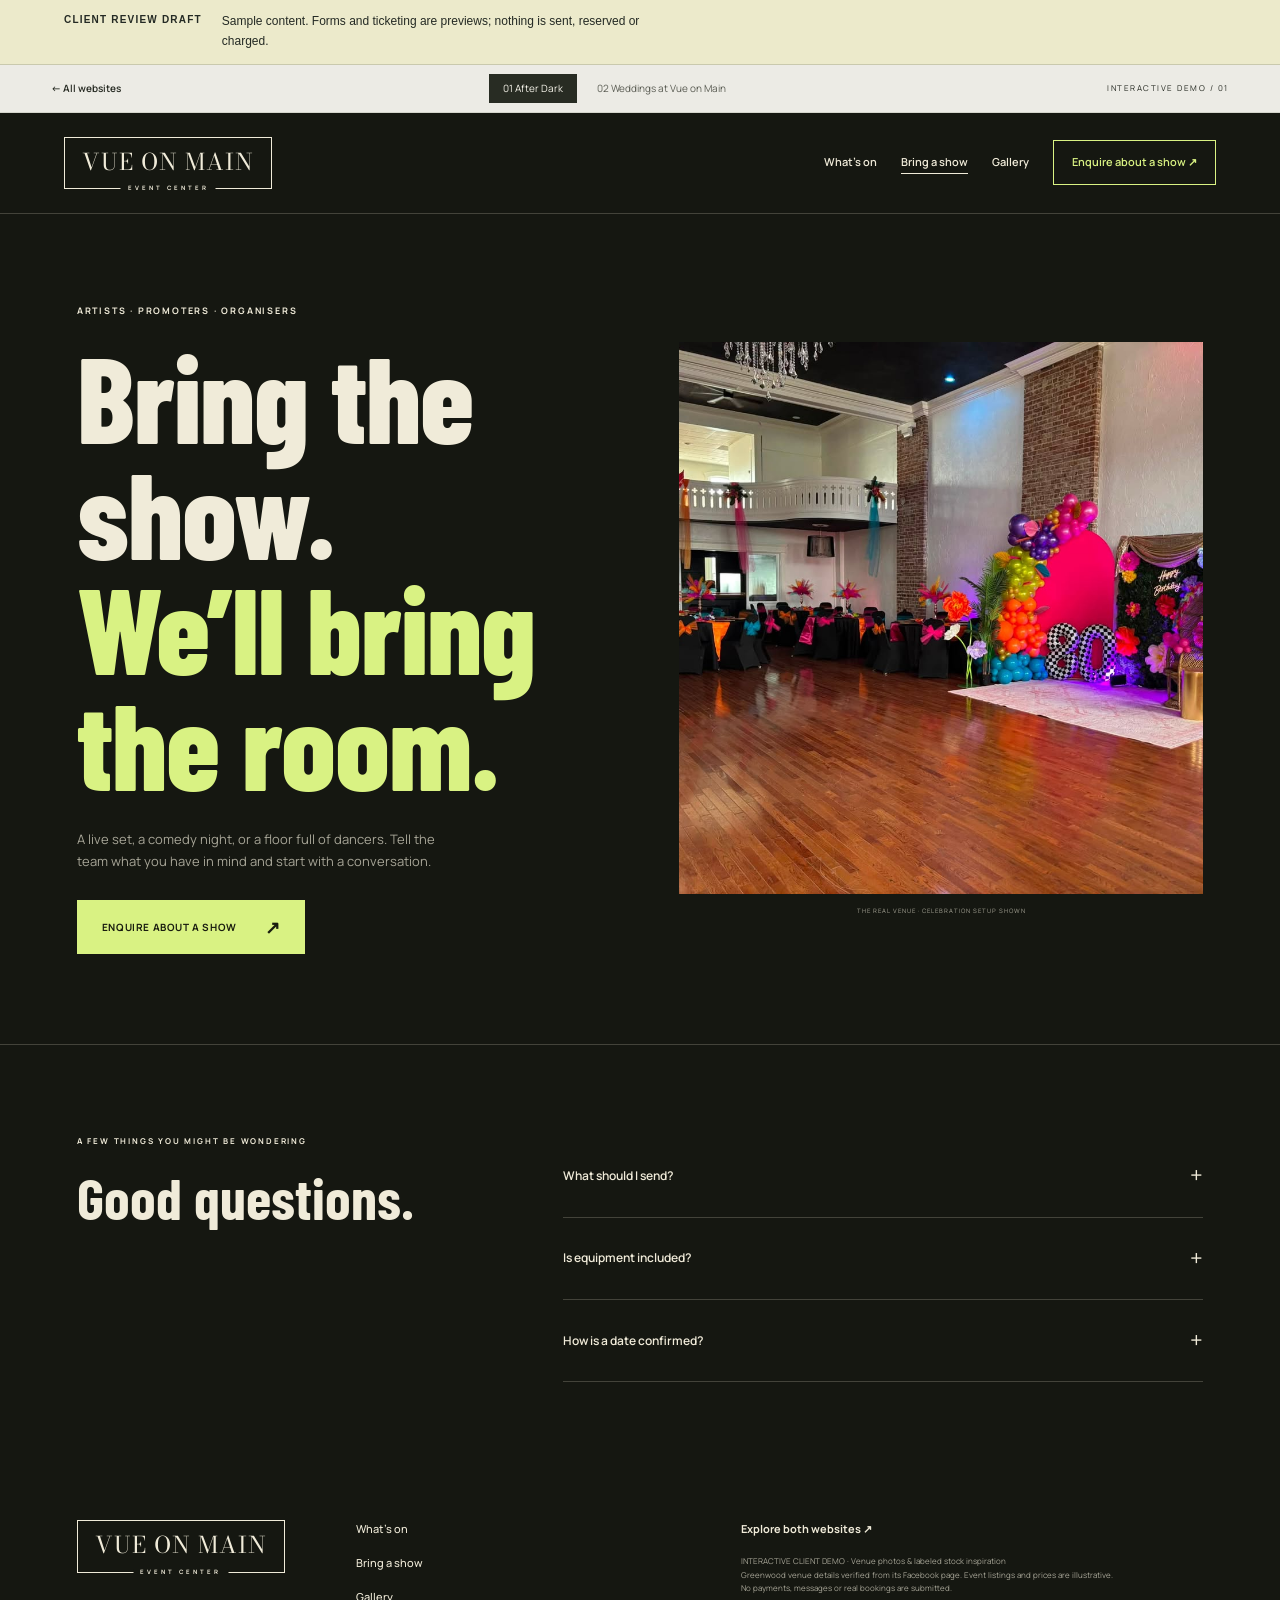
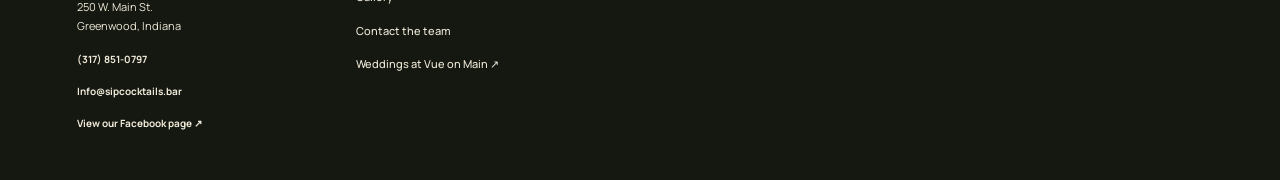
<file: after-dark-private-events.html>
<!doctype html><html lang="en"><head><meta charset="utf-8"><meta name="viewport" content="width=device-width,initial-scale=1"><title>Private events — VUE ON MAIN / After Dark</title><meta name="description" content="Explore the complete After Dark website demo for VUE ON MAIN. Illustrative content for client review."><link rel="stylesheet" href="assets/fonts.css"><link rel="stylesheet" href="assets/concepts.css"><link rel="stylesheet" href="assets/local-websites.css"><meta name="robots" content="noindex,nofollow,noarchive"><link rel="stylesheet" href="assets/review-preview.css"></head><body class="night page-private-events" data-concept="After Dark" data-slug="after-dark"><aside class="review-notice" role="note"><strong>CLIENT REVIEW DRAFT</strong><span>Sample content. Forms and ticketing are previews; nothing is sent, reserved or charged.</span></aside><a class="skip-link" href="#main">Skip to content</a><aside class="concept-bar"><a href="index.html">← <span>All websites</span></a><nav aria-label="Switch website concept"><a href="after-dark.html" aria-label="01 After Dark" aria-current="page">01 <span>After Dark</span></a><a href="the-occasion.html" aria-label="02 Weddings at Vue on Main" >02 <span>Weddings at Vue on Main</span></a></nav><span class="concept-label">INTERACTIVE DEMO / 01</span></aside><header class="site-header"><a class="logo" href="after-dark.html"><span>VUE ON MAIN</span><small>EVENT CENTER</small></a><button class="menu-toggle" aria-expanded="false" aria-controls="main-nav">Menu +</button><nav id="main-nav" aria-label="Main navigation"><a href="after-dark-events.html" >What’s on</a><a href="after-dark-private-events.html" aria-current="page">Bring a show</a><a href="after-dark-gallery.html" >Gallery</a><a class="nav-cta" href="after-dark-plan.html" >Enquire about a show ↗</a></nav></header><main id="main"><section class="sub-hero section"><div><p class="eyebrow">ARTISTS · PROMOTERS · ORGANISERS</p><h1>Bring the show.<br><em>We’ll bring the room.</em></h1><p>A live set, a comedy night, or a floor full of dancers. Tell the team what you have in mind and start with a conversation.</p><a class="button" href="after-dark-plan.html?type=Live+performance">ENQUIRE ABOUT A SHOW <span>↗</span></a></div><figure><img src="assets/venue/vue-hall.jpg" alt="The real Vue on Main hall arranged for a private celebration"><figcaption>THE REAL VENUE · CELEBRATION SETUP SHOWN</figcaption></figure></section><section class="faq section"><div><p class="eyebrow">A FEW THINGS YOU MIGHT BE WONDERING</p><h2>Good questions.</h2></div><div><details><summary>What should I send?<span aria-hidden="true">+</span></summary><p>Share the kind of show, preferred date, expected audience and any technical needs. The team will discuss availability and suitability.</p></details><details><summary>Is equipment included?<span aria-hidden="true">+</span></summary><p>Sound, lighting, stage layout, staffing, ticket arrangements and capacity must be confirmed with the venue. This draft does not promise equipment or services.</p></details><details><summary>How is a date confirmed?<span aria-hidden="true">+</span></summary><p>An enquiry starts the conversation. The venue must approve the event, availability and booking terms before a date is reserved.</p></details></div></section></main><footer class="site-footer"><div class="venue-contact"><a class="logo" href="after-dark.html"><span>VUE ON MAIN</span><small>EVENT CENTER</small></a><address><a href="https://www.google.com/maps/search/?api=1&query=250+W+Main+St+Greenwood+IN" target="_blank" rel="noopener">250 W. Main St.<br>Greenwood, Indiana</a></address><a href="tel:+13178510797">(317) 851-0797</a><a href="mailto:Info@sipcocktails.bar">Info@sipcocktails.bar</a><a href="https://www.facebook.com/people/Vue-on-Main/61589324098089/" target="_blank" rel="noopener">View our Facebook page ↗</a></div><div class="footer-pages"><a href="after-dark-events.html" >What’s on</a><a href="after-dark-private-events.html" aria-current="page">Bring a show</a><a href="after-dark-gallery.html" >Gallery</a><a href="after-dark-plan.html">Contact the team</a><a href="the-occasion.html">Weddings at Vue on Main ↗</a></div><div><a href="index.html">Explore both websites ↗</a><span>INTERACTIVE CLIENT DEMO · Venue photos & labeled stock inspiration<br>Greenwood venue details verified from its Facebook page. Event listings and prices are illustrative.<br>No payments, messages or real bookings are submitted.</span></div></footer><script src="assets/concepts.js"></script><script src="assets/local-websites.js"></script></body></html>
</file>
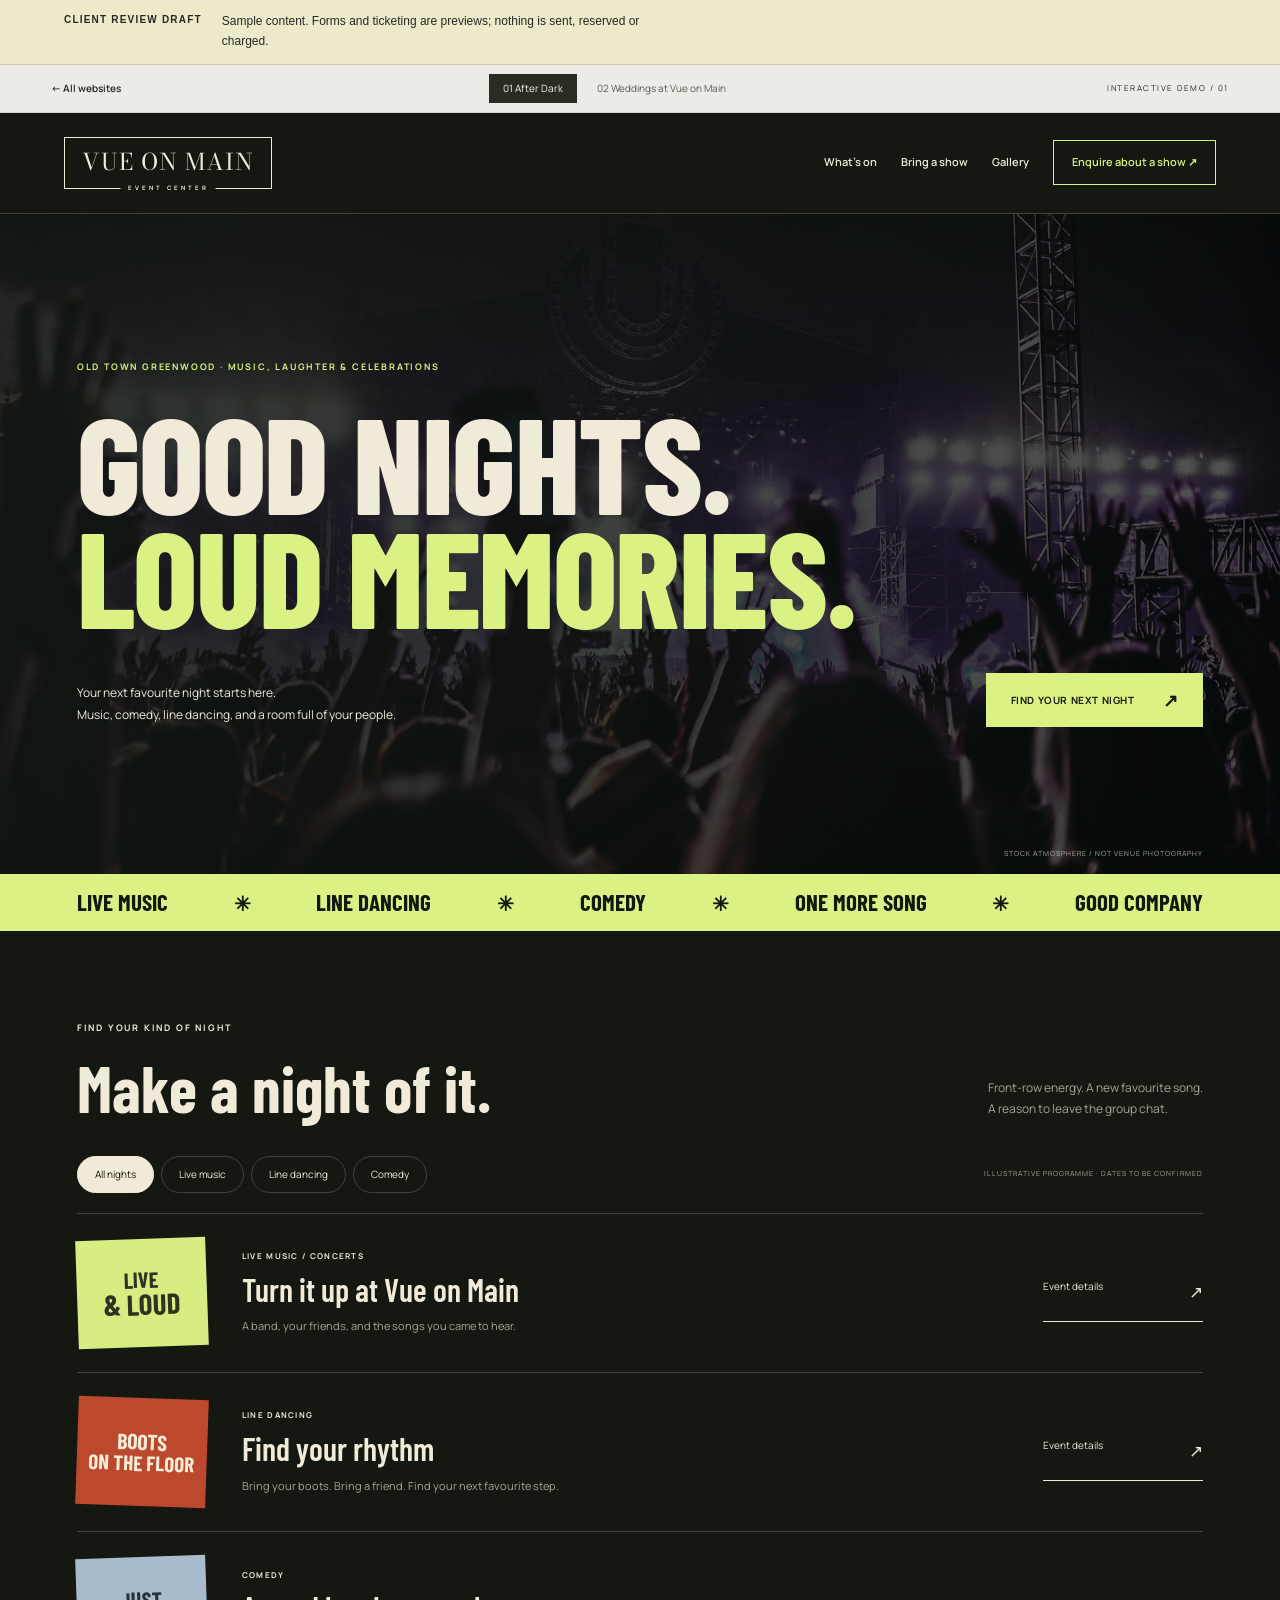
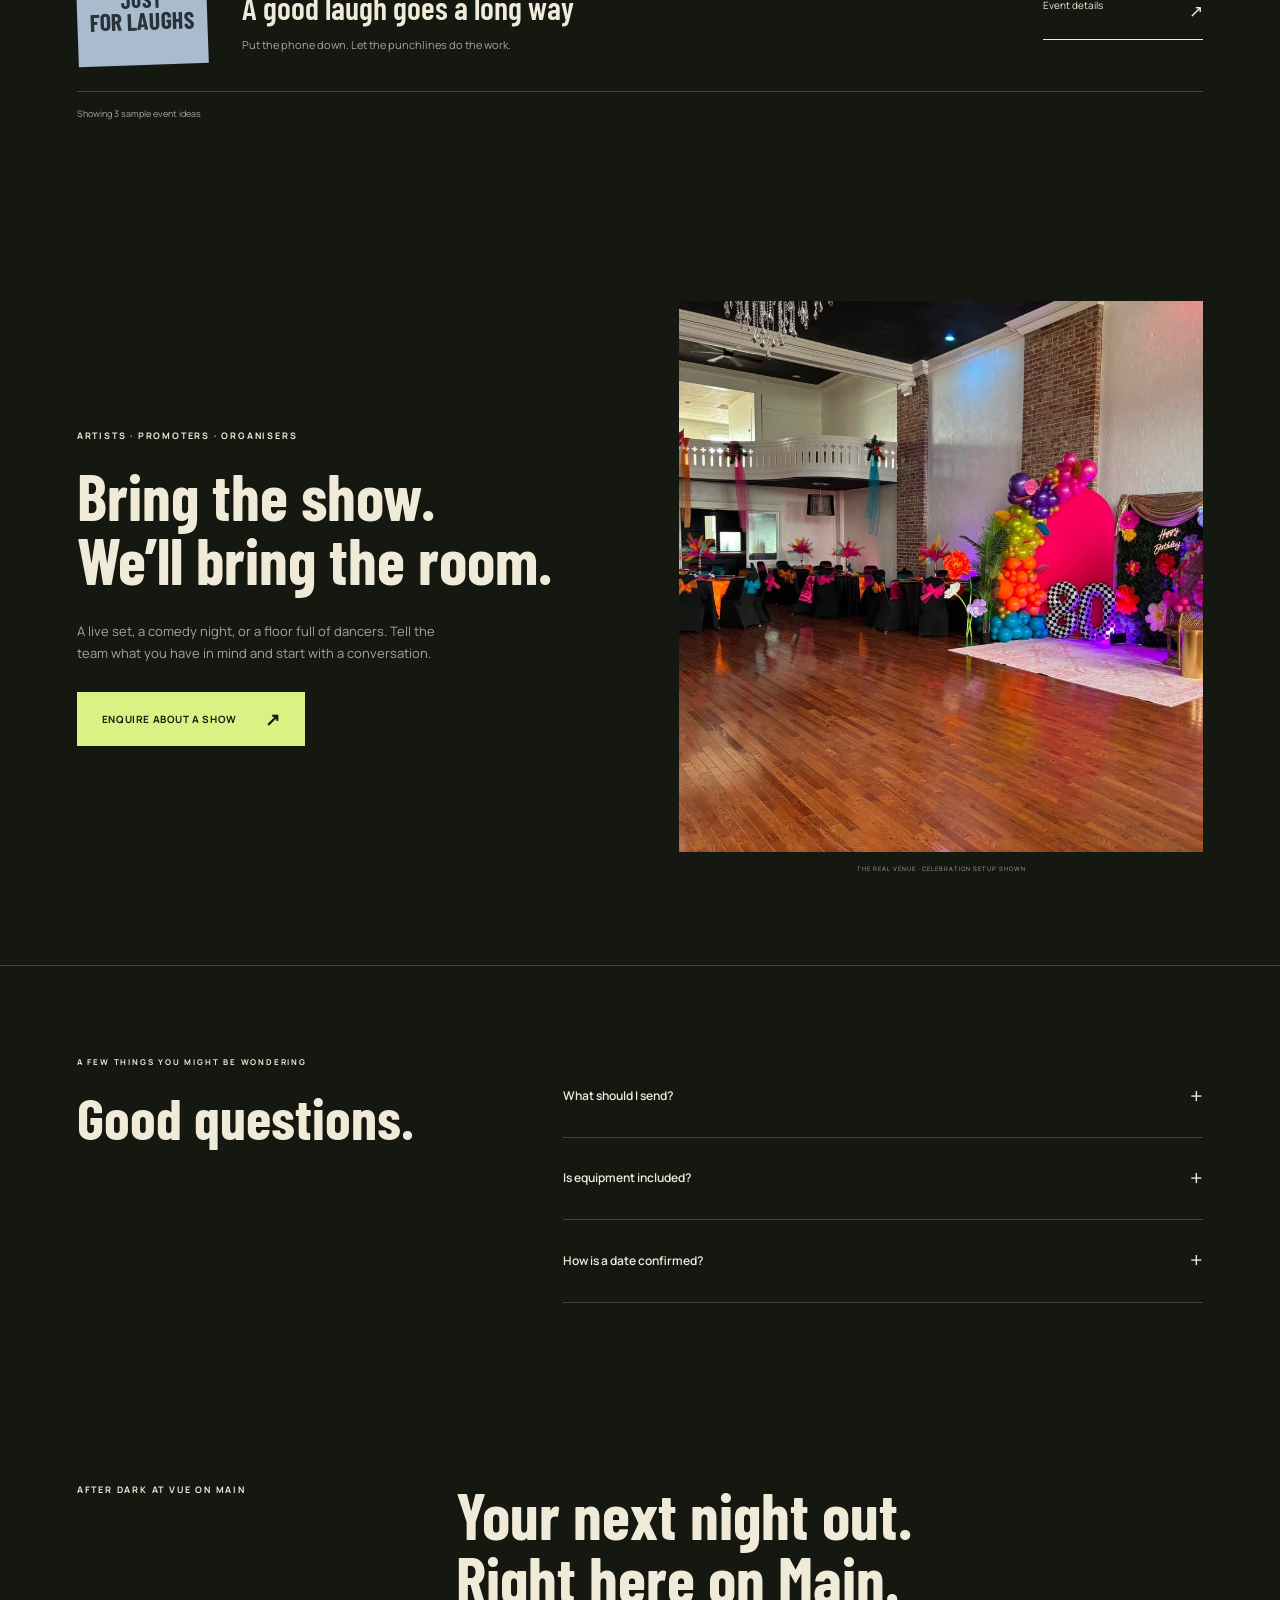
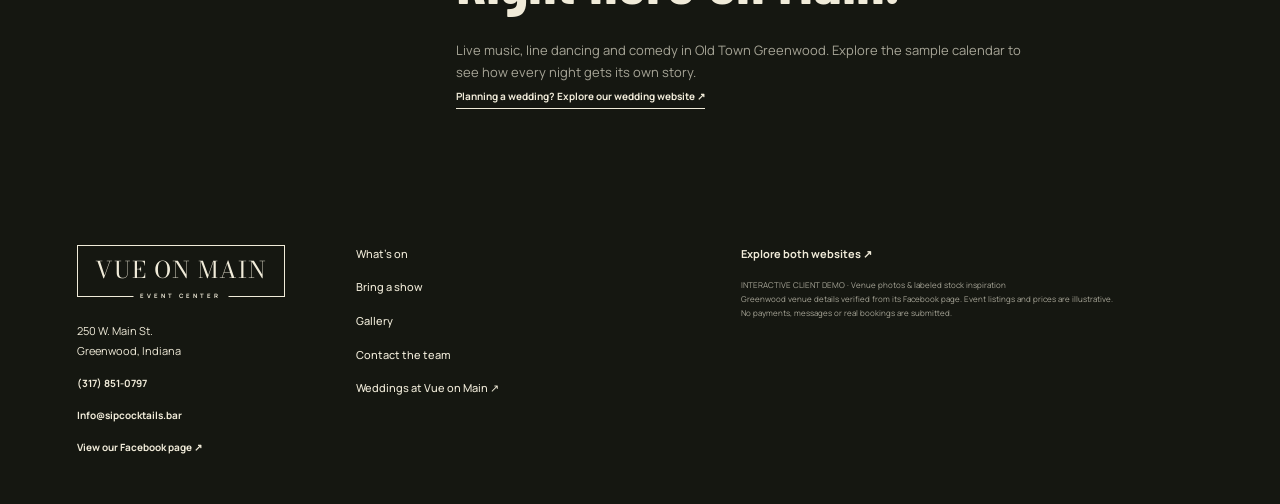
<file: after-dark.html>
<!doctype html><html lang="en"><head><meta charset="utf-8"><meta name="viewport" content="width=device-width,initial-scale=1"><title>Home — VUE ON MAIN / After Dark</title><meta name="description" content="Explore the complete After Dark website demo for VUE ON MAIN. Illustrative content for client review."><link rel="stylesheet" href="assets/fonts.css"><link rel="stylesheet" href="assets/concepts.css"><link rel="stylesheet" href="assets/local-websites.css"><meta name="robots" content="noindex,nofollow,noarchive"><link rel="stylesheet" href="assets/review-preview.css"></head><body class="night page-home" data-concept="After Dark" data-slug="after-dark"><aside class="review-notice" role="note"><strong>CLIENT REVIEW DRAFT</strong><span>Sample content. Forms and ticketing are previews; nothing is sent, reserved or charged.</span></aside><a class="skip-link" href="#main">Skip to content</a><aside class="concept-bar"><a href="index.html">← <span>All websites</span></a><nav aria-label="Switch website concept"><a href="after-dark.html" aria-label="01 After Dark" aria-current="page">01 <span>After Dark</span></a><a href="the-occasion.html" aria-label="02 Weddings at Vue on Main" >02 <span>Weddings at Vue on Main</span></a></nav><span class="concept-label">INTERACTIVE DEMO / 01</span></aside><header class="site-header"><a class="logo" href="after-dark.html"><span>VUE ON MAIN</span><small>EVENT CENTER</small></a><button class="menu-toggle" aria-expanded="false" aria-controls="main-nav">Menu +</button><nav id="main-nav" aria-label="Main navigation"><a href="after-dark-events.html" >What’s on</a><a href="after-dark-private-events.html" >Bring a show</a><a href="after-dark-gallery.html" >Gallery</a><a class="nav-cta" href="after-dark-plan.html" >Enquire about a show ↗</a></nav></header><main id="main"><section class="hero night-hero"><img class="hero-photo" src="assets/concert.jpg" alt="Illustrative concert audience under stage lights"><div class="hero-inner"><p class="eyebrow">OLD TOWN GREENWOOD · MUSIC, LAUGHTER & CELEBRATIONS</p><h1>GOOD NIGHTS.<br><em>LOUD MEMORIES.</em></h1><div class="hero-bottom"><p>Your next favourite night starts here.<br>Music, comedy, line dancing, and a room full of your people.</p><a class="button" href="after-dark-events.html">FIND YOUR NEXT NIGHT <span>↗</span></a></div></div><span class="photo-credit">STOCK ATMOSPHERE / NOT VENUE PHOTOGRAPHY</span></section><div class="ticker" aria-label="Events at VUE ON MAIN"><span>LIVE MUSIC</span><i>✳</i><span>LINE DANCING</span><i>✳</i><span>COMEDY</span><i>✳</i><span>ONE MORE SONG</span><i>✳</i><span>GOOD COMPANY</span></div><section class="events section" id="whats-on"><div class="section-heading"><div><p class="eyebrow">FIND YOUR KIND OF NIGHT</p><h2>Make a night of it.</h2></div><p>Front-row energy. A new favourite song.<br>A reason to leave the group chat.</p></div><div class="event-controls"><div class="filters" role="group" aria-label="Filter sample events"><button class="active" data-filter="all" aria-pressed="true">All nights</button><button data-filter="music" aria-pressed="false">Live music</button><button data-filter="dance" aria-pressed="false">Line dancing</button><button data-filter="comedy" aria-pressed="false">Comedy</button></div><span>ILLUSTRATIVE PROGRAMME · DATES TO BE CONFIRMED</span></div><div class="event-list"><article class="event-row" data-category="music"><div class="event-art music-art"><span>LIVE<br><b>& LOUD</b></span></div><div class="event-copy"><p class="eyebrow">LIVE MUSIC / CONCERTS</p><h3>Turn it up at Vue on Main</h3><p>A band, your friends, and the songs you came to hear.</p><div class="event-extra" id="music-details" hidden><p>Example calendar entry: introduce the artist, show time, age policy, and an official ticket link here once confirmed.</p><span>Sample entry — no event date or tickets are being offered.</span></div></div><a class="event-toggle" href="after-dark-event.html?event=live">Event details <span>↗</span></a></article><article class="event-row" data-category="dance"><div class="event-art dance-art"><span>BOOTS<br><b>ON THE FLOOR</b></span></div><div class="event-copy"><p class="eyebrow">LINE DANCING</p><h3>Find your rhythm</h3><p>Bring your boots. Bring a friend. Find your next favourite step.</p><div class="event-extra" id="dance-details" hidden><p>Example calendar entry: show the instructor, skill level, lesson time, admission, and what to bring after the programme is confirmed.</p><span>Sample entry — no recurring schedule is implied.</span></div></div><a class="event-toggle" href="after-dark-event.html?event=boots">Event details <span>↗</span></a></article><article class="event-row" data-category="comedy"><div class="event-art comedy-art"><span>JUST<br><b>FOR LAUGHS</b></span></div><div class="event-copy"><p class="eyebrow">COMEDY</p><h3>A good laugh goes a long way</h3><p>Put the phone down. Let the punchlines do the work.</p><div class="event-extra" id="comedy-details" hidden><p>Example calendar entry: feature the comedian, show details, age policy, seating, and official booking link once confirmed.</p><span>Sample entry — performers and dates to be confirmed.</span></div></div><a class="event-toggle" href="after-dark-event.html?event=laughs">Event details <span>↗</span></a></article></div><p class="filter-status" aria-live="polite">Showing 3 sample event ideas</p></section><section class="sub-hero section"><div><p class="eyebrow">ARTISTS · PROMOTERS · ORGANISERS</p><h2>Bring the show.<br><em>We’ll bring the room.</em></h2><p>A live set, a comedy night, or a floor full of dancers. Tell the team what you have in mind and start with a conversation.</p><a class="button" href="after-dark-plan.html?type=Live+performance">ENQUIRE ABOUT A SHOW <span>↗</span></a></div><figure><img src="assets/venue/vue-hall.jpg" alt="The real Vue on Main hall arranged for a private celebration"><figcaption>THE REAL VENUE · CELEBRATION SETUP SHOWN</figcaption></figure></section><section class="faq section"><div><p class="eyebrow">A FEW THINGS YOU MIGHT BE WONDERING</p><h2>Good questions.</h2></div><div><details><summary>What should I send?<span aria-hidden="true">+</span></summary><p>Share the kind of show, preferred date, expected audience and any technical needs. The team will discuss availability and suitability.</p></details><details><summary>Is equipment included?<span aria-hidden="true">+</span></summary><p>Sound, lighting, stage layout, staffing, ticket arrangements and capacity must be confirmed with the venue. This draft does not promise equipment or services.</p></details><details><summary>How is a date confirmed?<span aria-hidden="true">+</span></summary><p>An enquiry starts the conversation. The venue must approve the event, availability and booking terms before a date is reserved.</p></details></div></section><section class="experience section"><p class="eyebrow">AFTER DARK AT VUE ON MAIN</p><div><h2>Your next night out.<br><em>Right here on Main.</em></h2><p>Live music, line dancing and comedy in Old Town Greenwood. Explore the sample calendar to see how every night gets its own story.</p><a class="text-link" href="the-occasion.html">Planning a wedding? Explore our wedding website ↗</a></div></section></main><footer class="site-footer"><div class="venue-contact"><a class="logo" href="after-dark.html"><span>VUE ON MAIN</span><small>EVENT CENTER</small></a><address><a href="https://www.google.com/maps/search/?api=1&query=250+W+Main+St+Greenwood+IN" target="_blank" rel="noopener">250 W. Main St.<br>Greenwood, Indiana</a></address><a href="tel:+13178510797">(317) 851-0797</a><a href="mailto:Info@sipcocktails.bar">Info@sipcocktails.bar</a><a href="https://www.facebook.com/people/Vue-on-Main/61589324098089/" target="_blank" rel="noopener">View our Facebook page ↗</a></div><div class="footer-pages"><a href="after-dark-events.html" >What’s on</a><a href="after-dark-private-events.html" >Bring a show</a><a href="after-dark-gallery.html" >Gallery</a><a href="after-dark-plan.html">Contact the team</a><a href="the-occasion.html">Weddings at Vue on Main ↗</a></div><div><a href="index.html">Explore both websites ↗</a><span>INTERACTIVE CLIENT DEMO · Venue photos & labeled stock inspiration<br>Greenwood venue details verified from its Facebook page. Event listings and prices are illustrative.<br>No payments, messages or real bookings are submitted.</span></div></footer><script src="assets/concepts.js"></script><script src="assets/local-websites.js"></script></body></html>
</file>
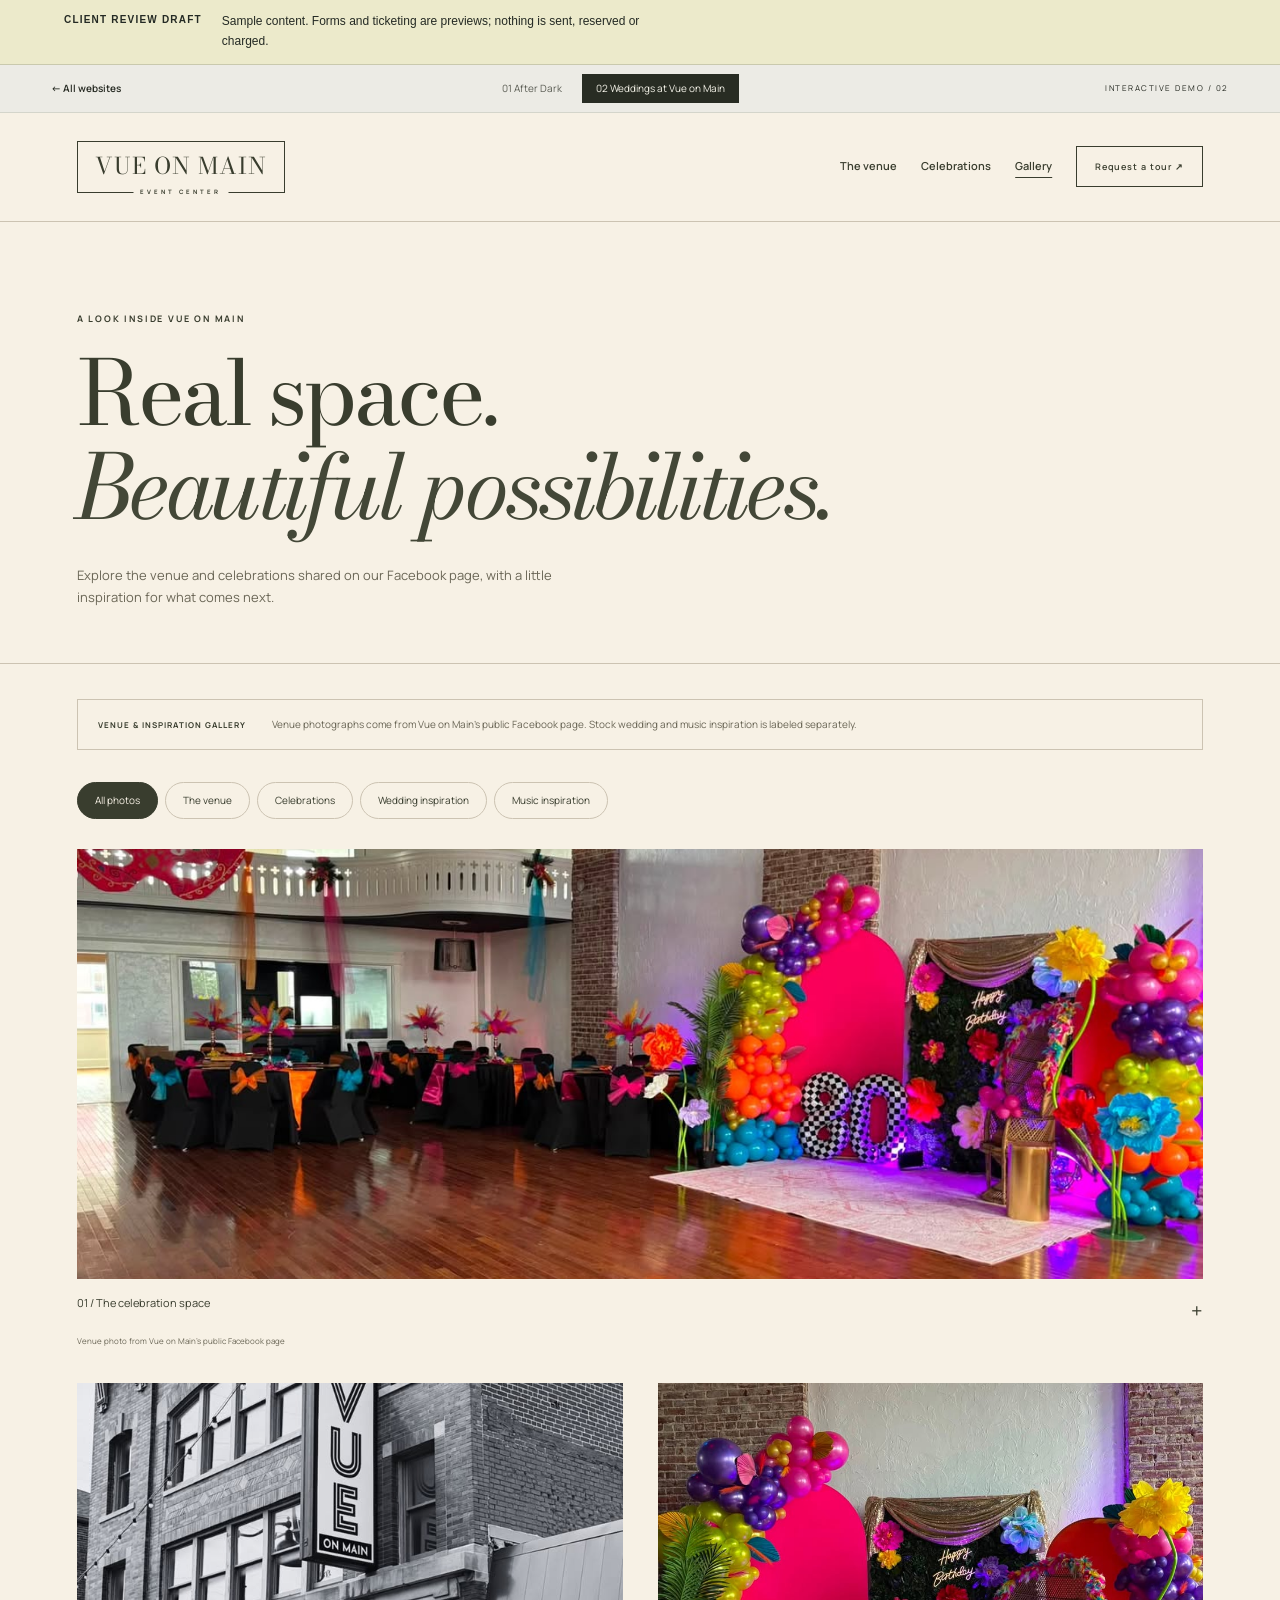
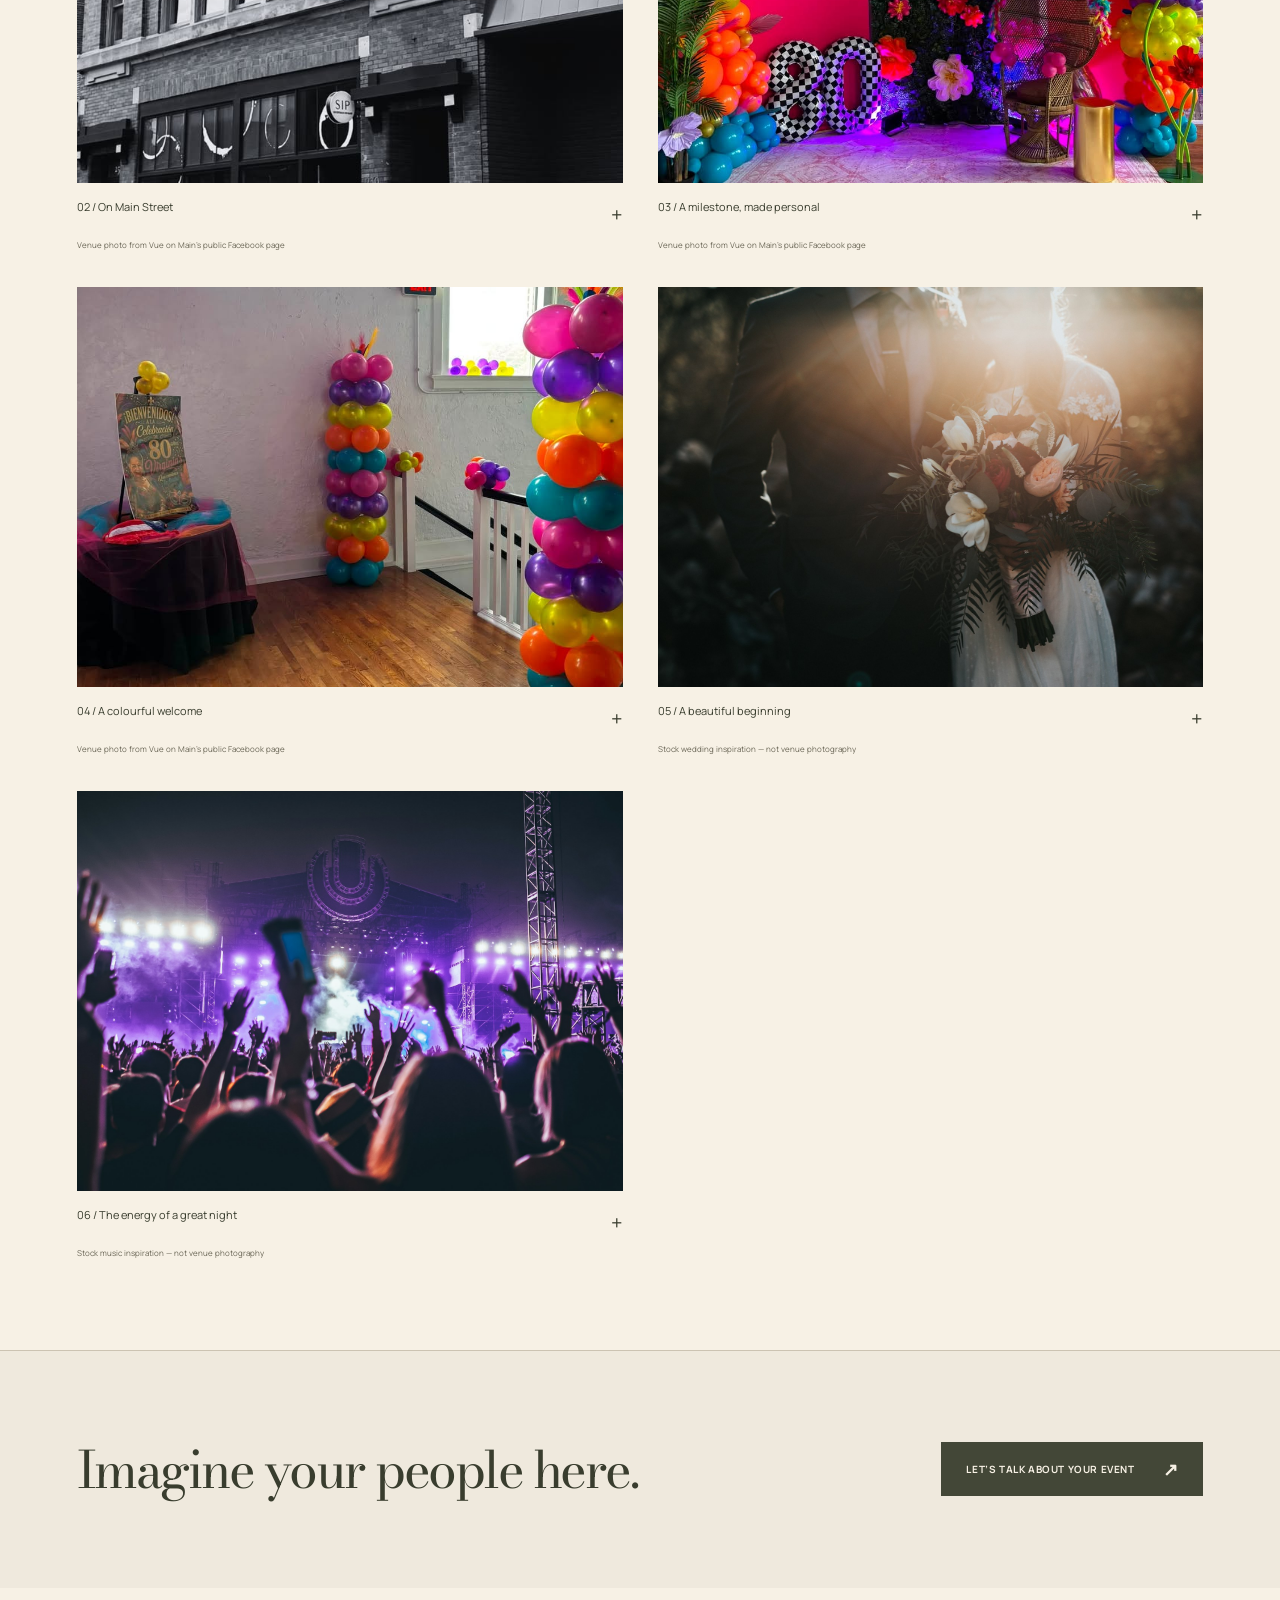
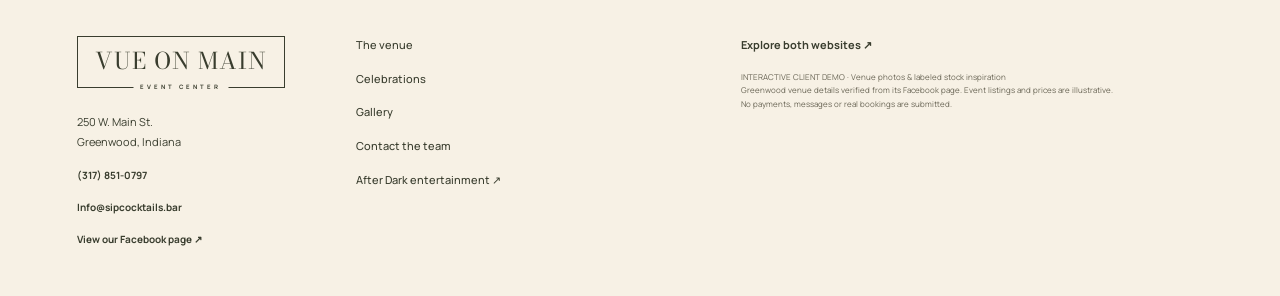
<file: the-occasion-gallery.html>
<!doctype html><html lang="en"><head><meta charset="utf-8"><meta name="viewport" content="width=device-width,initial-scale=1"><title>Gallery — VUE ON MAIN / Weddings at Vue on Main</title><meta name="description" content="Explore the complete Weddings at Vue on Main website demo for VUE ON MAIN. Illustrative content for client review."><link rel="stylesheet" href="assets/fonts.css"><link rel="stylesheet" href="assets/concepts.css"><link rel="stylesheet" href="assets/local-websites.css"><meta name="robots" content="noindex,nofollow,noarchive"><link rel="stylesheet" href="assets/review-preview.css"></head><body class="occasion page-gallery" data-concept="Weddings at Vue on Main" data-slug="the-occasion"><aside class="review-notice" role="note"><strong>CLIENT REVIEW DRAFT</strong><span>Sample content. Forms and ticketing are previews; nothing is sent, reserved or charged.</span></aside><a class="skip-link" href="#main">Skip to content</a><aside class="concept-bar"><a href="index.html">← <span>All websites</span></a><nav aria-label="Switch website concept"><a href="after-dark.html" aria-label="01 After Dark" >01 <span>After Dark</span></a><a href="the-occasion.html" aria-label="02 Weddings at Vue on Main" aria-current="page">02 <span>Weddings at Vue on Main</span></a></nav><span class="concept-label">INTERACTIVE DEMO / 02</span></aside><header class="site-header"><a class="logo" href="the-occasion.html"><span>VUE ON MAIN</span><small>EVENT CENTER</small></a><button class="menu-toggle" aria-expanded="false" aria-controls="main-nav">Menu +</button><nav id="main-nav" aria-label="Main navigation"><a href="the-occasion-weddings.html" >The venue</a><a href="the-occasion-private-events.html" >Celebrations</a><a href="the-occasion-gallery.html" aria-current="page">Gallery</a><a class="nav-cta" href="the-occasion-plan.html" >Request a tour ↗</a></nav></header><main id="main"><section class="inner-hero section"><p class="eyebrow">A LOOK INSIDE VUE ON MAIN</p><h1>Real space.<br><em>Beautiful possibilities.</em></h1><p>Explore the venue and celebrations shared on our Facebook page, with a little inspiration for what comes next.</p></section><section class="gallery-section section"><div class="demo-banner"><b>VENUE & INSPIRATION GALLERY</b><span>Venue photographs come from Vue on Main’s public Facebook page. Stock wedding and music inspiration is labeled separately.</span></div><div class="filters" role="group" aria-label="Filter gallery"><button class="active" data-gallery-filter="all" aria-pressed="true">All photos</button><button data-gallery-filter="venue" aria-pressed="false">The venue</button><button data-gallery-filter="celebrations" aria-pressed="false">Celebrations</button><button data-gallery-filter="weddings" aria-pressed="false">Wedding inspiration</button><button data-gallery-filter="music" aria-pressed="false">Music inspiration</button></div><div class="gallery-grid"><button class="gallery-photo" data-gallery="venue" data-caption="The celebration space · Venue photo from Vue on Main’s public Facebook page" data-credit="Venue photo from Vue on Main’s public Facebook page"><img src="assets/venue/vue-hall.jpg" alt="Vue on Main event hall arranged for a birthday celebration" loading="lazy"><span>01 / The celebration space <b>+</b></span><small class="gallery-credit">Venue photo from Vue on Main’s public Facebook page</small></button><button class="gallery-photo" data-gallery="venue" data-caption="On Main Street · Venue photo from Vue on Main’s public Facebook page" data-credit="Venue photo from Vue on Main’s public Facebook page"><img src="assets/venue/vue-exterior.jpg" alt="Vue on Main building and exterior sign in Greenwood" loading="lazy"><span>02 / On Main Street <b>+</b></span><small class="gallery-credit">Venue photo from Vue on Main’s public Facebook page</small></button><button class="gallery-photo" data-gallery="celebrations" data-caption="A milestone, made personal · Venue photo from Vue on Main’s public Facebook page" data-credit="Venue photo from Vue on Main’s public Facebook page"><img src="assets/venue/birthday-details.jpg" alt="Birthday decorations and a celebration backdrop inside Vue on Main" loading="lazy"><span>03 / A milestone, made personal <b>+</b></span><small class="gallery-credit">Venue photo from Vue on Main’s public Facebook page</small></button><button class="gallery-photo" data-gallery="celebrations" data-caption="A colourful welcome · Venue photo from Vue on Main’s public Facebook page" data-credit="Venue photo from Vue on Main’s public Facebook page"><img src="assets/venue/venue-entrance.jpg" alt="Colourful balloon decorations at the entrance inside Vue on Main" loading="lazy"><span>04 / A colourful welcome <b>+</b></span><small class="gallery-credit">Venue photo from Vue on Main’s public Facebook page</small></button><button class="gallery-photo" data-gallery="weddings" data-caption="A beautiful beginning · Stock wedding inspiration — not venue photography" data-credit="Stock wedding inspiration — not venue photography"><img src="assets/wedding.jpg" alt="Stock wedding couple holding a bouquet in sunlight" loading="lazy"><span>05 / A beautiful beginning <b>+</b></span><small class="gallery-credit">Stock wedding inspiration — not venue photography</small></button><button class="gallery-photo" data-gallery="music" data-caption="The energy of a great night · Stock music inspiration — not venue photography" data-credit="Stock music inspiration — not venue photography"><img src="assets/concert.jpg" alt="Stock concert audience under stage lights" loading="lazy"><span>06 / The energy of a great night <b>+</b></span><small class="gallery-credit">Stock music inspiration — not venue photography</small></button></div></section><dialog id="gallery-viewer" aria-label="Gallery photograph"><div class="viewer-toolbar"><span id="gallery-caption"></span><button type="button" id="gallery-close" aria-label="Close photograph">Close ×</button></div><img id="gallery-full" alt=""><div class="viewer-controls"><button type="button" id="gallery-prev">← Previous</button><span id="gallery-source"></span><button type="button" id="gallery-next">Next →</button></div></dialog><section class="page-cta section"><h2>Imagine your people here.</h2><a class="button" href="the-occasion-plan.html?type=Private+celebration">LET’S TALK ABOUT YOUR EVENT <span>↗</span></a></section></main><footer class="site-footer"><div class="venue-contact"><a class="logo" href="the-occasion.html"><span>VUE ON MAIN</span><small>EVENT CENTER</small></a><address><a href="https://www.google.com/maps/search/?api=1&query=250+W+Main+St+Greenwood+IN" target="_blank" rel="noopener">250 W. Main St.<br>Greenwood, Indiana</a></address><a href="tel:+13178510797">(317) 851-0797</a><a href="mailto:Info@sipcocktails.bar">Info@sipcocktails.bar</a><a href="https://www.facebook.com/people/Vue-on-Main/61589324098089/" target="_blank" rel="noopener">View our Facebook page ↗</a></div><div class="footer-pages"><a href="the-occasion-weddings.html" >The venue</a><a href="the-occasion-private-events.html" >Celebrations</a><a href="the-occasion-gallery.html" aria-current="page">Gallery</a><a href="the-occasion-plan.html">Contact the team</a><a href="after-dark.html">After Dark entertainment ↗</a></div><div><a href="index.html">Explore both websites ↗</a><span>INTERACTIVE CLIENT DEMO · Venue photos & labeled stock inspiration<br>Greenwood venue details verified from its Facebook page. Event listings and prices are illustrative.<br>No payments, messages or real bookings are submitted.</span></div></footer><script src="assets/concepts.js"></script><script src="assets/local-websites.js"></script></body></html>
</file>
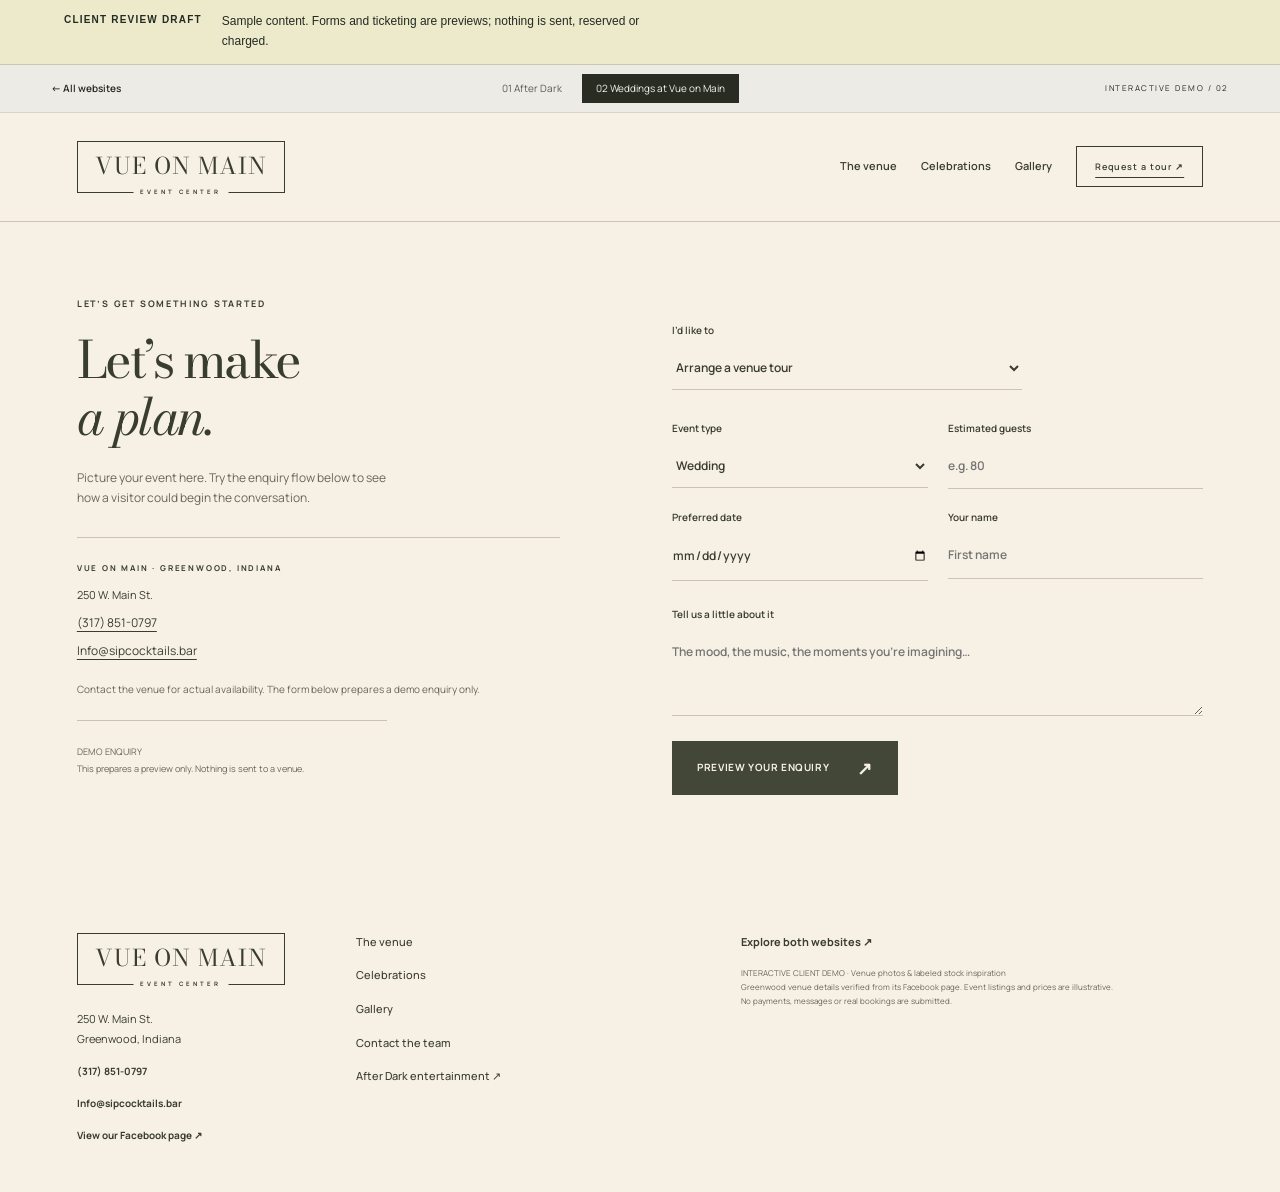
<file: the-occasion-plan.html>
<!doctype html><html lang="en"><head><meta charset="utf-8"><meta name="viewport" content="width=device-width,initial-scale=1"><title>Plan your event — VUE ON MAIN / Weddings at Vue on Main</title><meta name="description" content="Explore the complete Weddings at Vue on Main website demo for VUE ON MAIN. Illustrative content for client review."><link rel="stylesheet" href="assets/fonts.css"><link rel="stylesheet" href="assets/concepts.css"><link rel="stylesheet" href="assets/local-websites.css"><meta name="robots" content="noindex,nofollow,noarchive"><link rel="stylesheet" href="assets/review-preview.css"></head><body class="occasion page-plan" data-concept="Weddings at Vue on Main" data-slug="the-occasion"><aside class="review-notice" role="note"><strong>CLIENT REVIEW DRAFT</strong><span>Sample content. Forms and ticketing are previews; nothing is sent, reserved or charged.</span></aside><a class="skip-link" href="#main">Skip to content</a><aside class="concept-bar"><a href="index.html">← <span>All websites</span></a><nav aria-label="Switch website concept"><a href="after-dark.html" aria-label="01 After Dark" >01 <span>After Dark</span></a><a href="the-occasion.html" aria-label="02 Weddings at Vue on Main" aria-current="page">02 <span>Weddings at Vue on Main</span></a></nav><span class="concept-label">INTERACTIVE DEMO / 02</span></aside><header class="site-header"><a class="logo" href="the-occasion.html"><span>VUE ON MAIN</span><small>EVENT CENTER</small></a><button class="menu-toggle" aria-expanded="false" aria-controls="main-nav">Menu +</button><nav id="main-nav" aria-label="Main navigation"><a href="the-occasion-weddings.html" >The venue</a><a href="the-occasion-private-events.html" >Celebrations</a><a href="the-occasion-gallery.html" >Gallery</a><a class="nav-cta" href="the-occasion-plan.html" aria-current="page">Request a tour ↗</a></nav></header><main id="main"><section class="enquiry section" id="enquire"><div><p class="eyebrow">LET’S GET SOMETHING STARTED</p><h2>Let’s make<br><em>a plan.</em></h2><p>Picture your event here. Try the enquiry flow below to see how a visitor could begin the conversation.</p><div class="plan-contact"><p class="eyebrow">VUE ON MAIN · GREENWOOD, INDIANA</p><p>250 W. Main St.</p><a href="tel:+13178510797">(317) 851-0797</a><a href="mailto:Info@sipcocktails.bar">Info@sipcocktails.bar</a><p class="fine-print">Contact the venue for actual availability. The form below prepares a demo enquiry only.</p></div><p class="demo-note">DEMO ENQUIRY<br>This prepares a preview only. Nothing is sent to a venue.</p></div><form id="enquiry-form"><label class="request-kind">I’d like to<select name="requestType"><option>Enquire about an event</option><option selected>Arrange a venue tour</option></select></label><div class="field-grid"><label>Event type<select name="eventType" required><option value="">Choose your occasion</option><option selected>Wedding</option><option>Private celebration</option><option>Corporate event</option><option>Live performance</option><option>Other gathering</option></select></label><label>Estimated guests<input type="number" name="guests" min="1" max="10000" placeholder="e.g. 80" required></label><label>Preferred date<input type="date" name="date" required></label><label>Your name<input name="name" placeholder="First name" autocomplete="given-name" maxlength="100" required></label></div><label>Tell us a little about it<textarea name="details" rows="3" placeholder="The mood, the music, the moments you’re imagining…" maxlength="2000"></textarea></label><button class="button" type="submit">PREVIEW YOUR ENQUIRY <span>↗</span></button><div class="enquiry-result" hidden tabindex="-1" aria-live="polite"><p class="eyebrow">YOUR ENQUIRY PREVIEW</p><p id="enquiry-preview"></p><p class="result-note">Preview only — this has not been sent. For actual availability, call (317) 851-0797 or email Info@sipcocktails.bar.</p><div class="result-actions"><button class="copy-button" type="button">Copy enquiry</button><button class="copy-button download-enquiry" type="button">Download enquiry</button><button class="copy-button reset-enquiry" type="button">Start again</button></div><span id="copy-status" role="status"></span></div></form></section></main><footer class="site-footer"><div class="venue-contact"><a class="logo" href="the-occasion.html"><span>VUE ON MAIN</span><small>EVENT CENTER</small></a><address><a href="https://www.google.com/maps/search/?api=1&query=250+W+Main+St+Greenwood+IN" target="_blank" rel="noopener">250 W. Main St.<br>Greenwood, Indiana</a></address><a href="tel:+13178510797">(317) 851-0797</a><a href="mailto:Info@sipcocktails.bar">Info@sipcocktails.bar</a><a href="https://www.facebook.com/people/Vue-on-Main/61589324098089/" target="_blank" rel="noopener">View our Facebook page ↗</a></div><div class="footer-pages"><a href="the-occasion-weddings.html" >The venue</a><a href="the-occasion-private-events.html" >Celebrations</a><a href="the-occasion-gallery.html" >Gallery</a><a href="the-occasion-plan.html">Contact the team</a><a href="after-dark.html">After Dark entertainment ↗</a></div><div><a href="index.html">Explore both websites ↗</a><span>INTERACTIVE CLIENT DEMO · Venue photos & labeled stock inspiration<br>Greenwood venue details verified from its Facebook page. Event listings and prices are illustrative.<br>No payments, messages or real bookings are submitted.</span></div></footer><script src="assets/concepts.js"></script><script src="assets/local-websites.js"></script></body></html>
</file>
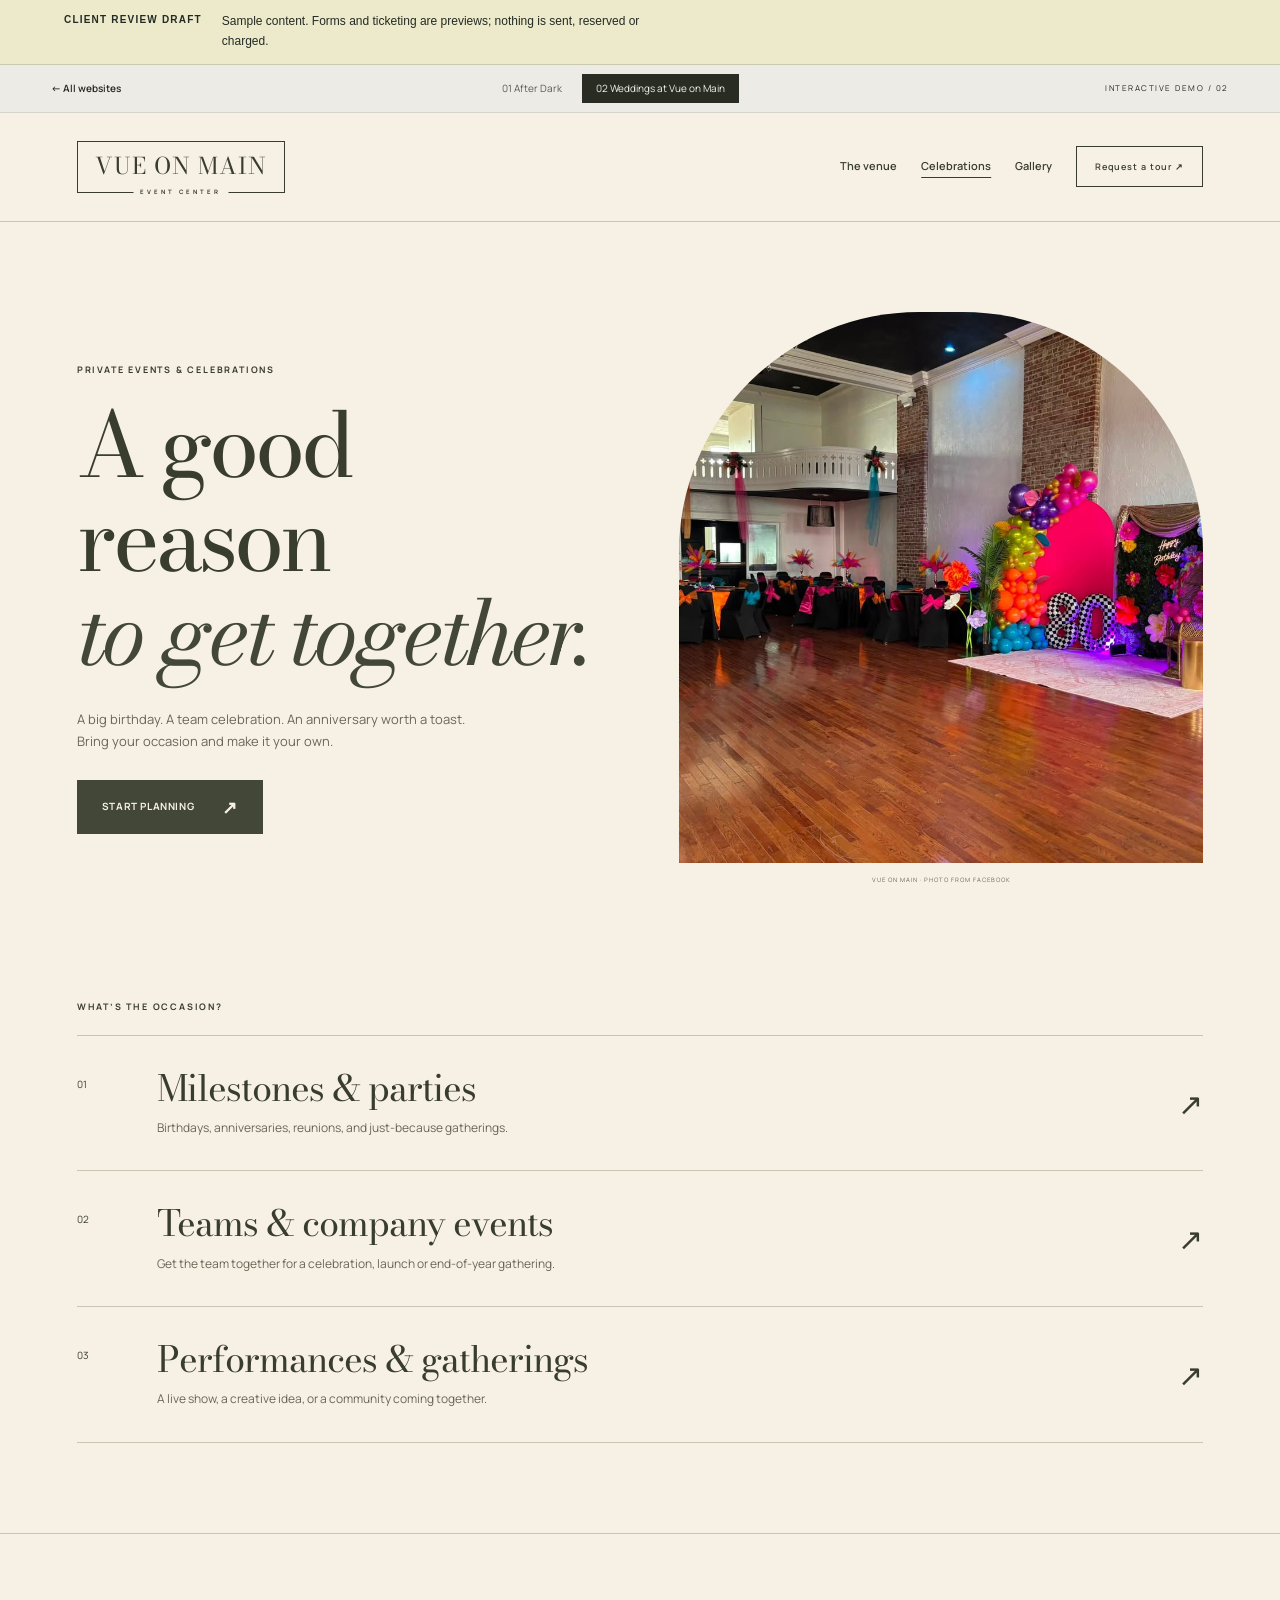
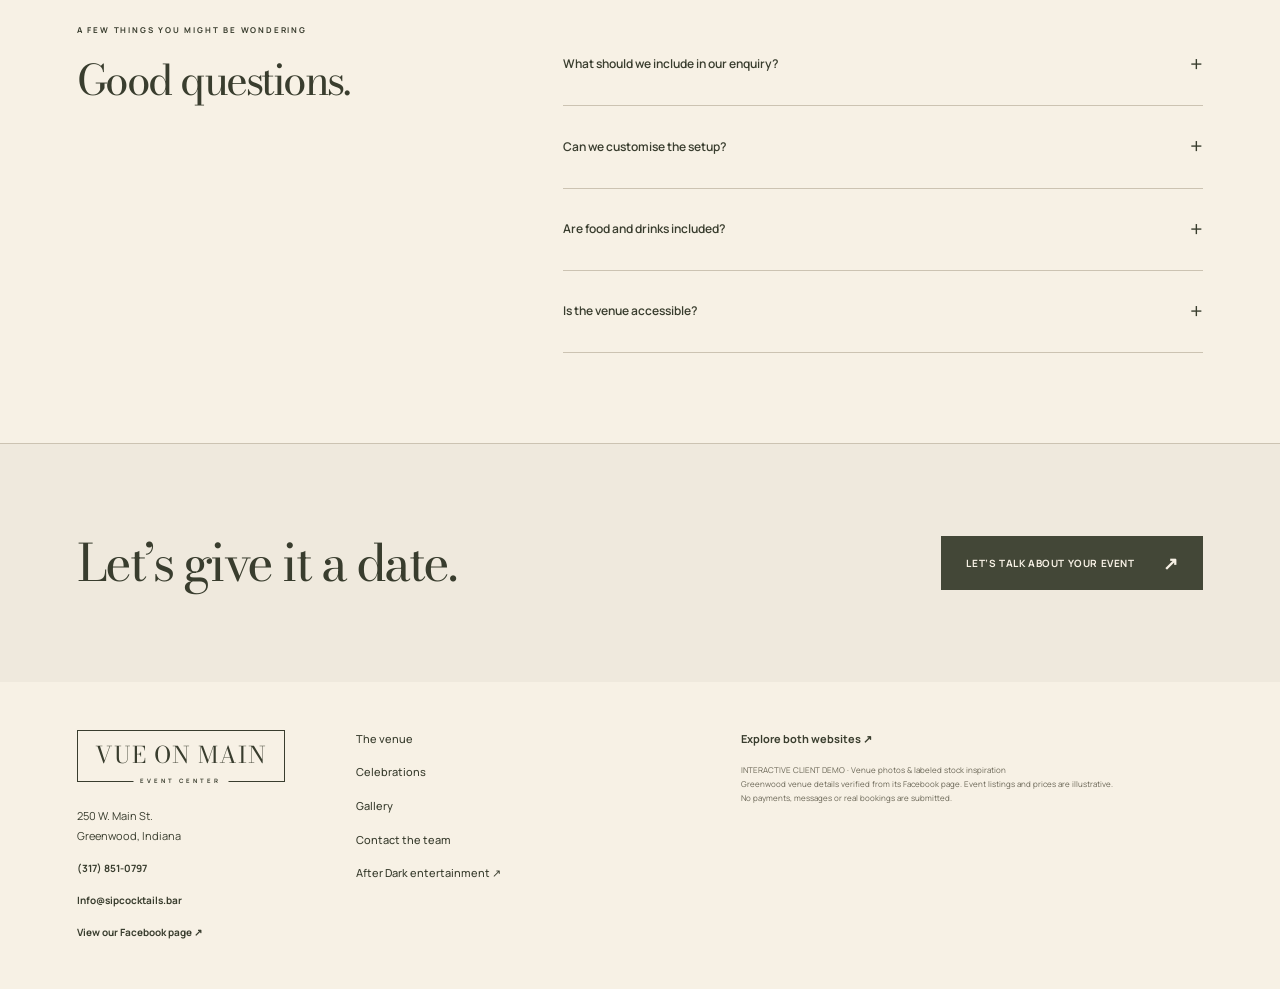
<file: the-occasion-private-events.html>
<!doctype html><html lang="en"><head><meta charset="utf-8"><meta name="viewport" content="width=device-width,initial-scale=1"><title>Private events — VUE ON MAIN / Weddings at Vue on Main</title><meta name="description" content="Explore the complete Weddings at Vue on Main website demo for VUE ON MAIN. Illustrative content for client review."><link rel="stylesheet" href="assets/fonts.css"><link rel="stylesheet" href="assets/concepts.css"><link rel="stylesheet" href="assets/local-websites.css"><meta name="robots" content="noindex,nofollow,noarchive"><link rel="stylesheet" href="assets/review-preview.css"></head><body class="occasion page-private-events" data-concept="Weddings at Vue on Main" data-slug="the-occasion"><aside class="review-notice" role="note"><strong>CLIENT REVIEW DRAFT</strong><span>Sample content. Forms and ticketing are previews; nothing is sent, reserved or charged.</span></aside><a class="skip-link" href="#main">Skip to content</a><aside class="concept-bar"><a href="index.html">← <span>All websites</span></a><nav aria-label="Switch website concept"><a href="after-dark.html" aria-label="01 After Dark" >01 <span>After Dark</span></a><a href="the-occasion.html" aria-label="02 Weddings at Vue on Main" aria-current="page">02 <span>Weddings at Vue on Main</span></a></nav><span class="concept-label">INTERACTIVE DEMO / 02</span></aside><header class="site-header"><a class="logo" href="the-occasion.html"><span>VUE ON MAIN</span><small>EVENT CENTER</small></a><button class="menu-toggle" aria-expanded="false" aria-controls="main-nav">Menu +</button><nav id="main-nav" aria-label="Main navigation"><a href="the-occasion-weddings.html" >The venue</a><a href="the-occasion-private-events.html" aria-current="page">Celebrations</a><a href="the-occasion-gallery.html" >Gallery</a><a class="nav-cta" href="the-occasion-plan.html" >Request a tour ↗</a></nav></header><main id="main"><section class="sub-hero section"><div><p class="eyebrow">PRIVATE EVENTS & CELEBRATIONS</p><h1>A good reason<br><em>to get together.</em></h1><p>A big birthday. A team celebration. An anniversary worth a toast. Bring your occasion and make it your own.</p><a class="button" href="the-occasion-plan.html?type=Private+celebration">START PLANNING <span>↗</span></a></div><figure><img src="assets/venue/vue-hall.jpg" alt="Vue on Main arranged for a milestone birthday celebration"><figcaption>VUE ON MAIN · PHOTO FROM FACEBOOK</figcaption></figure></section><section class="occasion-types section"><p class="eyebrow">WHAT’S THE OCCASION?</p><div class="occasion-types-list"><a href="the-occasion-plan.html?type=Private+celebration"><span>01</span><div><h2>Milestones & parties</h2><p>Birthdays, anniversaries, reunions, and just-because gatherings.</p></div><b>↗</b></a><a href="the-occasion-plan.html?type=Corporate+event"><span>02</span><div><h2>Teams & company events</h2><p>Get the team together for a celebration, launch or end-of-year gathering.</p></div><b>↗</b></a><a href="the-occasion-plan.html?type=Live+performance"><span>03</span><div><h2>Performances & gatherings</h2><p>A live show, a creative idea, or a community coming together.</p></div><b>↗</b></a></div></section><section class="faq section"><div><p class="eyebrow">A FEW THINGS YOU MIGHT BE WONDERING</p><h2>Good questions.</h2></div><div><details><summary>What should we include in our enquiry?<span aria-hidden="true">+</span></summary><p>Your event type, preferred date, estimated guest count, and any ideas for food, music or the atmosphere.</p></details><details><summary>Can we customise the setup?<span aria-hidden="true">+</span></summary><p>Share your preferred setup in the enquiry. Actual layouts, furnishings, equipment and available services must be confirmed with the venue.</p></details><details><summary>Are food and drinks included?<span aria-hidden="true">+</span></summary><p>Menu choices, catering arrangements, bar service and pricing are to be confirmed. No package or inclusion is represented by this demo.</p></details><details><summary>Is the venue accessible?<span aria-hidden="true">+</span></summary><p>Ask the venue to confirm entrances, bathrooms, seating arrangements and any specific access requirements before booking.</p></details></div></section><section class="page-cta section"><h2>Let’s give it a date.</h2><a class="button" href="the-occasion-plan.html?type=Private+celebration">LET’S TALK ABOUT YOUR EVENT <span>↗</span></a></section></main><footer class="site-footer"><div class="venue-contact"><a class="logo" href="the-occasion.html"><span>VUE ON MAIN</span><small>EVENT CENTER</small></a><address><a href="https://www.google.com/maps/search/?api=1&query=250+W+Main+St+Greenwood+IN" target="_blank" rel="noopener">250 W. Main St.<br>Greenwood, Indiana</a></address><a href="tel:+13178510797">(317) 851-0797</a><a href="mailto:Info@sipcocktails.bar">Info@sipcocktails.bar</a><a href="https://www.facebook.com/people/Vue-on-Main/61589324098089/" target="_blank" rel="noopener">View our Facebook page ↗</a></div><div class="footer-pages"><a href="the-occasion-weddings.html" >The venue</a><a href="the-occasion-private-events.html" aria-current="page">Celebrations</a><a href="the-occasion-gallery.html" >Gallery</a><a href="the-occasion-plan.html">Contact the team</a><a href="after-dark.html">After Dark entertainment ↗</a></div><div><a href="index.html">Explore both websites ↗</a><span>INTERACTIVE CLIENT DEMO · Venue photos & labeled stock inspiration<br>Greenwood venue details verified from its Facebook page. Event listings and prices are illustrative.<br>No payments, messages or real bookings are submitted.</span></div></footer><script src="assets/concepts.js"></script><script src="assets/local-websites.js"></script></body></html>
</file>
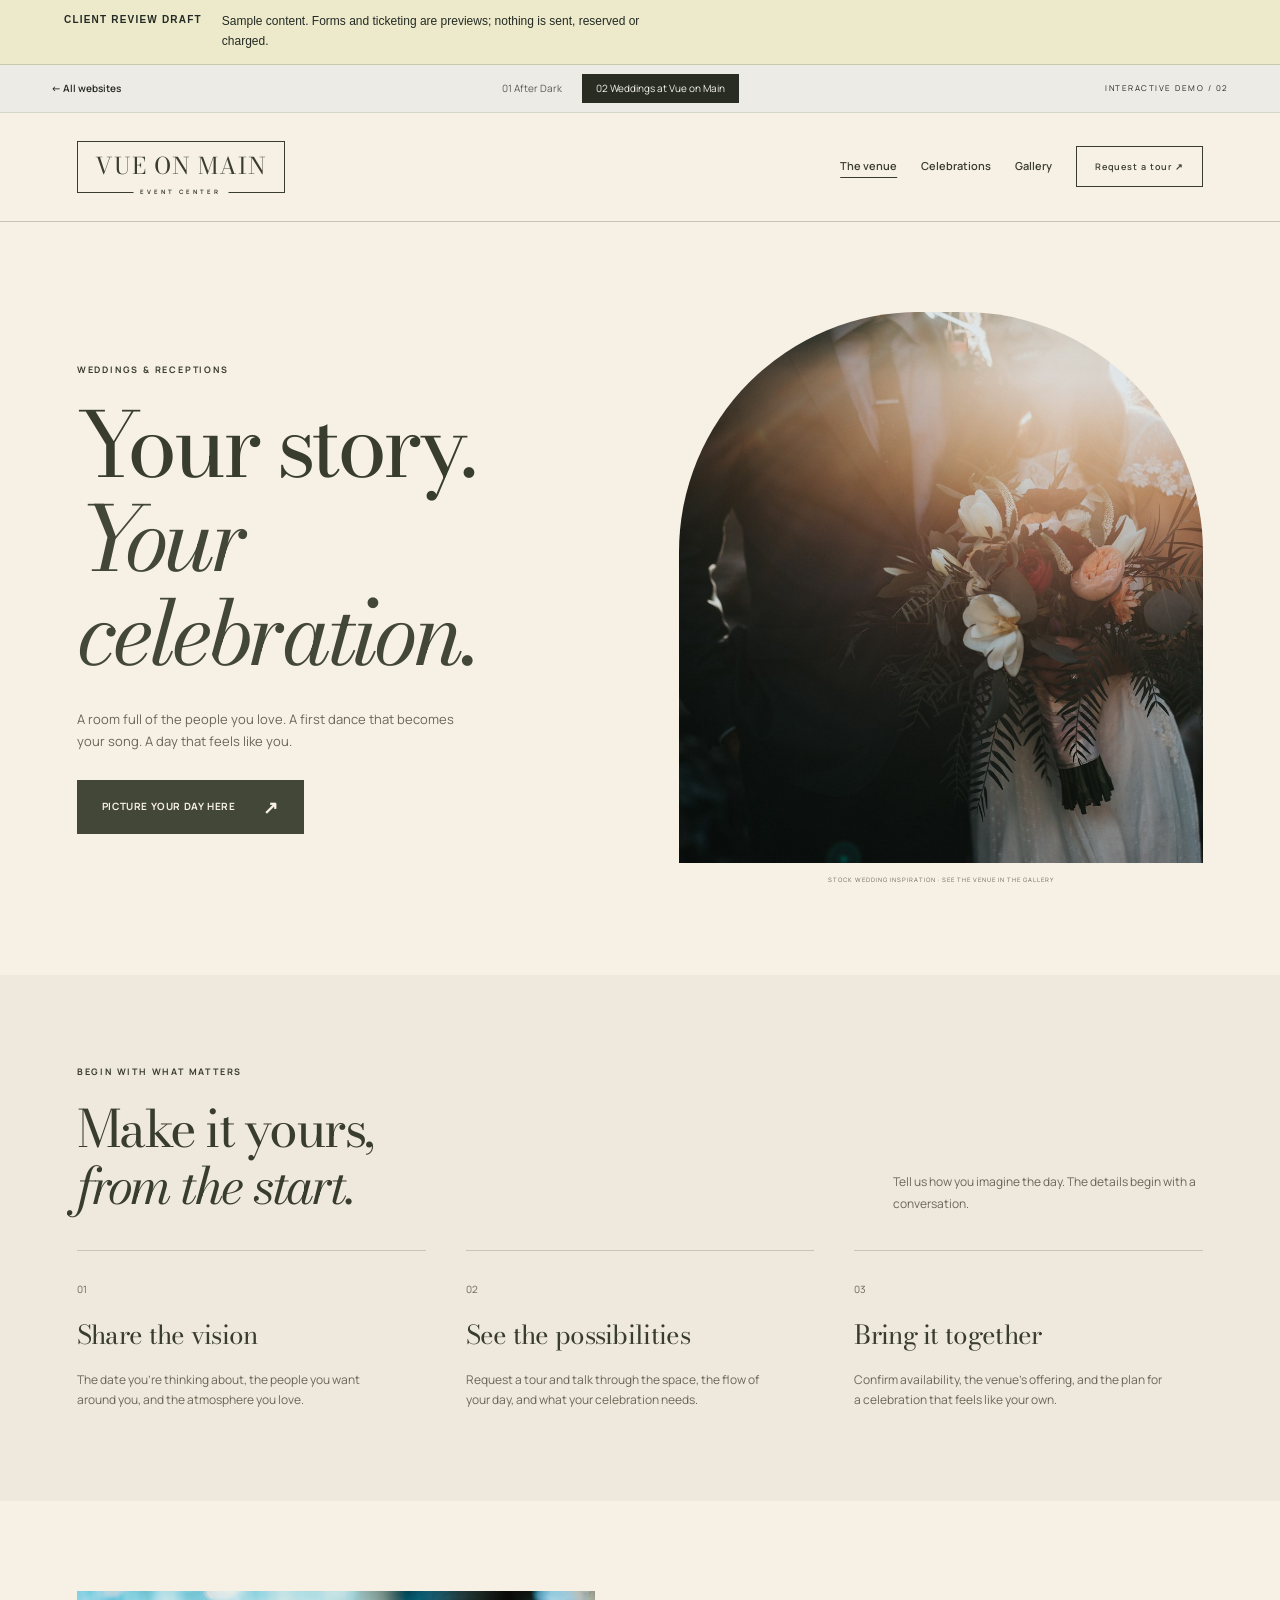
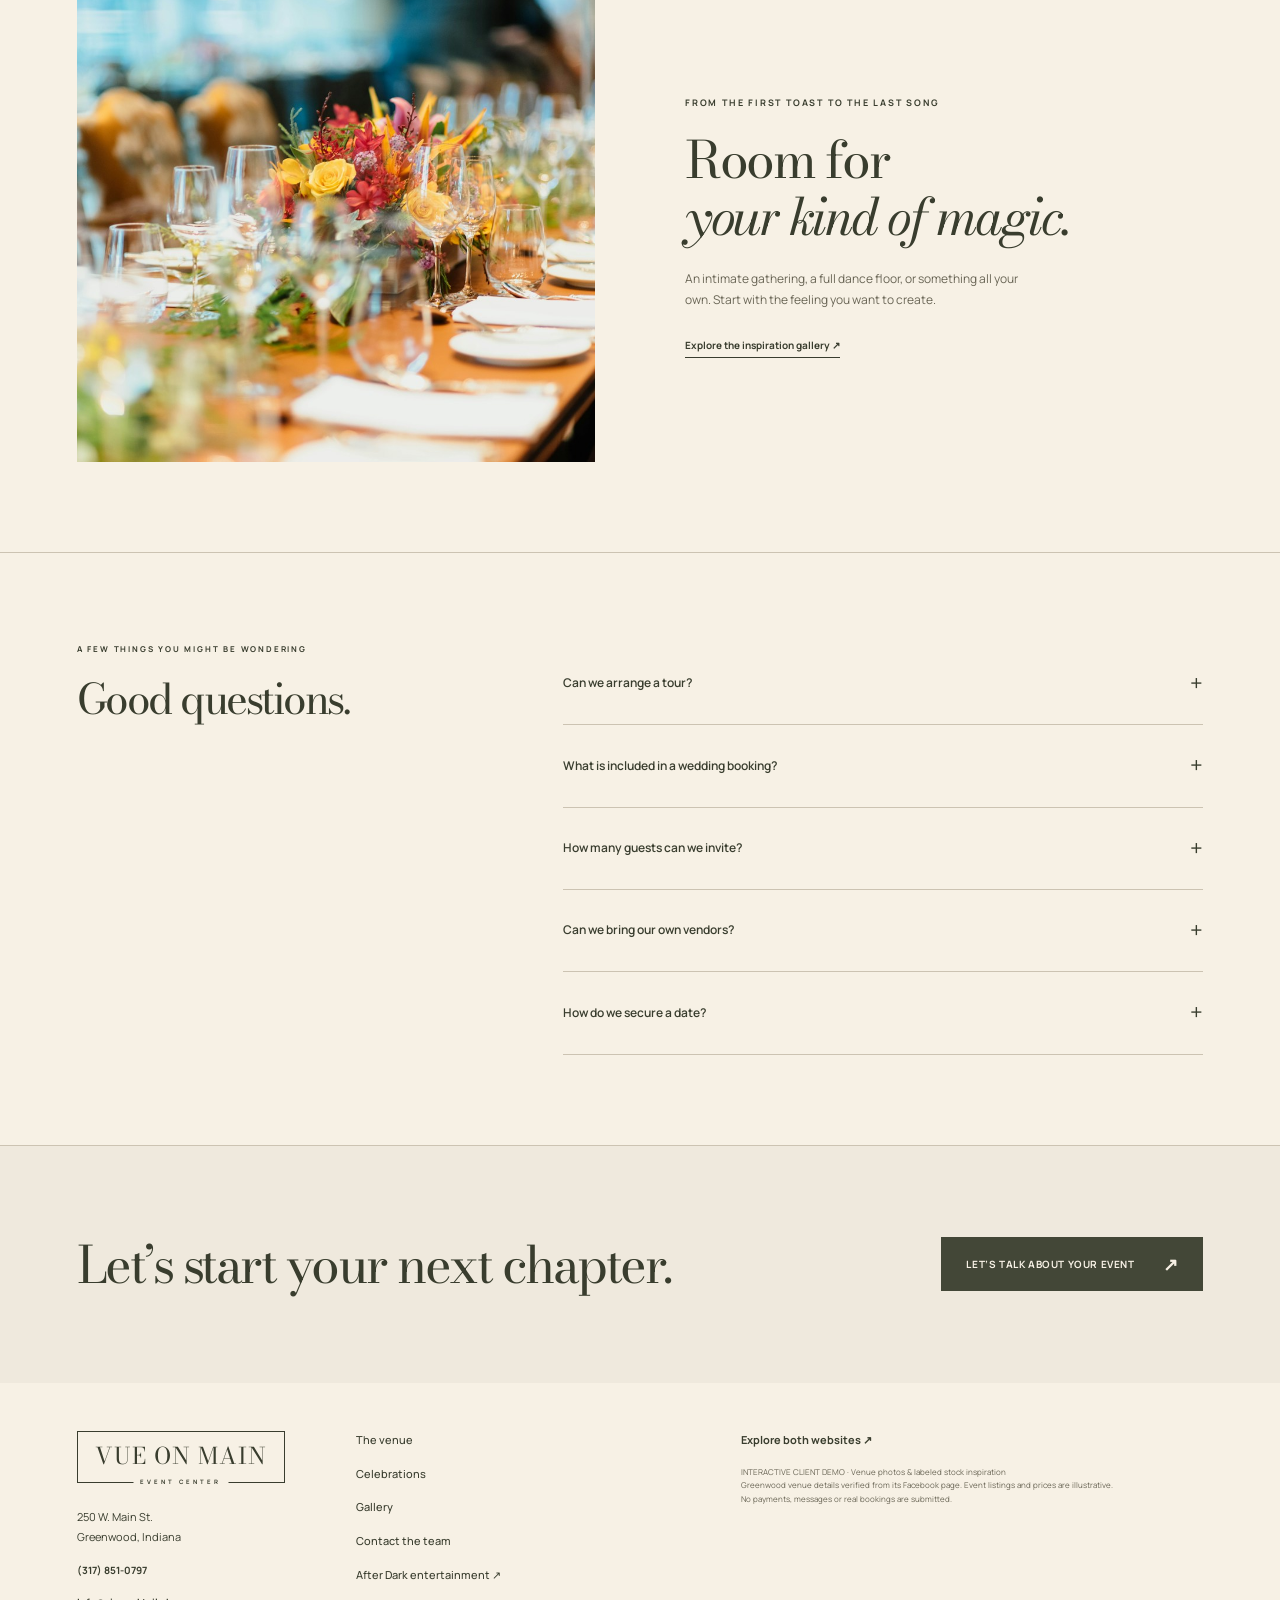
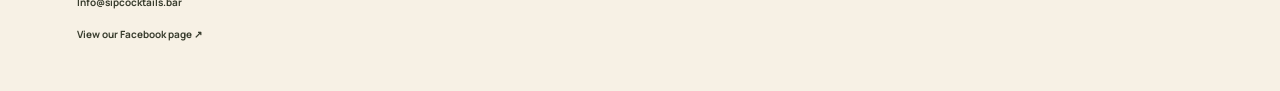
<file: the-occasion-weddings.html>
<!doctype html><html lang="en"><head><meta charset="utf-8"><meta name="viewport" content="width=device-width,initial-scale=1"><title>Weddings — VUE ON MAIN / Weddings at Vue on Main</title><meta name="description" content="Explore the complete Weddings at Vue on Main website demo for VUE ON MAIN. Illustrative content for client review."><link rel="stylesheet" href="assets/fonts.css"><link rel="stylesheet" href="assets/concepts.css"><link rel="stylesheet" href="assets/local-websites.css"><meta name="robots" content="noindex,nofollow,noarchive"><link rel="stylesheet" href="assets/review-preview.css"></head><body class="occasion page-weddings" data-concept="Weddings at Vue on Main" data-slug="the-occasion"><aside class="review-notice" role="note"><strong>CLIENT REVIEW DRAFT</strong><span>Sample content. Forms and ticketing are previews; nothing is sent, reserved or charged.</span></aside><a class="skip-link" href="#main">Skip to content</a><aside class="concept-bar"><a href="index.html">← <span>All websites</span></a><nav aria-label="Switch website concept"><a href="after-dark.html" aria-label="01 After Dark" >01 <span>After Dark</span></a><a href="the-occasion.html" aria-label="02 Weddings at Vue on Main" aria-current="page">02 <span>Weddings at Vue on Main</span></a></nav><span class="concept-label">INTERACTIVE DEMO / 02</span></aside><header class="site-header"><a class="logo" href="the-occasion.html"><span>VUE ON MAIN</span><small>EVENT CENTER</small></a><button class="menu-toggle" aria-expanded="false" aria-controls="main-nav">Menu +</button><nav id="main-nav" aria-label="Main navigation"><a href="the-occasion-weddings.html" aria-current="page">The venue</a><a href="the-occasion-private-events.html" >Celebrations</a><a href="the-occasion-gallery.html" >Gallery</a><a class="nav-cta" href="the-occasion-plan.html" >Request a tour ↗</a></nav></header><main id="main"><section class="sub-hero section"><div><p class="eyebrow">WEDDINGS & RECEPTIONS</p><h1>Your story.<br><em>Your celebration.</em></h1><p>A room full of the people you love. A first dance that becomes your song. A day that feels like you.</p><a class="button" href="the-occasion-plan.html?type=Wedding&request=tour">PICTURE YOUR DAY HERE <span>↗</span></a></div><figure><img src="assets/wedding.jpg" alt="Stock wedding inspiration with a couple and flowers"><figcaption>STOCK WEDDING INSPIRATION · SEE THE VENUE IN THE GALLERY</figcaption></figure></section><section class="planning section"><div class="section-heading"><div><p class="eyebrow">BEGIN WITH WHAT MATTERS</p><h2>Make it yours,<br><em>from the start.</em></h2></div><p>Tell us how you imagine the day. The details begin with a conversation.</p></div><div class="planning-steps"><article><span>01</span><h3>Share the vision</h3><p>The date you’re thinking about, the people you want around you, and the atmosphere you love.</p></article><article><span>02</span><h3>See the possibilities</h3><p>Request a tour and talk through the space, the flow of your day, and what your celebration needs.</p></article><article><span>03</span><h3>Bring it together</h3><p>Confirm availability, the venue’s offering, and the plan for a celebration that feels like your own.</p></article></div></section><section class="editorial-photo section"><img src="assets/celebration.jpg" alt="Stock table setting inspiration for a wedding reception" loading="lazy"><div><p class="eyebrow">FROM THE FIRST TOAST TO THE LAST SONG</p><h2>Room for<br><em>your kind of magic.</em></h2><p>An intimate gathering, a full dance floor, or something all your own. Start with the feeling you want to create.</p><a class="text-link" href="the-occasion-gallery.html?category=weddings">Explore the inspiration gallery ↗</a></div></section><section class="faq section"><div><p class="eyebrow">A FEW THINGS YOU MIGHT BE WONDERING</p><h2>Good questions.</h2></div><div><details><summary>Can we arrange a tour?<span aria-hidden="true">+</span></summary><p>Use the enquiry form and choose “Arrange a venue tour.” This demo prepares an enquiry preview; a real tour will need confirmation from the venue.</p></details><details><summary>What is included in a wedding booking?<span aria-hidden="true">+</span></summary><p>Packages, catering, drinks, décor, setup and staffing need to be confirmed with VUE ON MAIN. This concept does not promise an unverified package.</p></details><details><summary>How many guests can we invite?<span aria-hidden="true">+</span></summary><p>The venue’s actual seated and standing capacities have not been confirmed. Include your estimated guest count in your enquiry so the team can discuss a suitable arrangement.</p></details><details><summary>Can we bring our own vendors?<span aria-hidden="true">+</span></summary><p>Catering, music, photography and other vendor policies should be confirmed with the venue before you make arrangements.</p></details><details><summary>How do we secure a date?<span aria-hidden="true">+</span></summary><p>Start an enquiry with your preferred date. This demo cannot confirm availability or take a deposit.</p></details></div></section><section class="page-cta section"><h2>Let’s start your next chapter.</h2><a class="button" href="the-occasion-plan.html?type=Wedding">LET’S TALK ABOUT YOUR EVENT <span>↗</span></a></section></main><footer class="site-footer"><div class="venue-contact"><a class="logo" href="the-occasion.html"><span>VUE ON MAIN</span><small>EVENT CENTER</small></a><address><a href="https://www.google.com/maps/search/?api=1&query=250+W+Main+St+Greenwood+IN" target="_blank" rel="noopener">250 W. Main St.<br>Greenwood, Indiana</a></address><a href="tel:+13178510797">(317) 851-0797</a><a href="mailto:Info@sipcocktails.bar">Info@sipcocktails.bar</a><a href="https://www.facebook.com/people/Vue-on-Main/61589324098089/" target="_blank" rel="noopener">View our Facebook page ↗</a></div><div class="footer-pages"><a href="the-occasion-weddings.html" aria-current="page">The venue</a><a href="the-occasion-private-events.html" >Celebrations</a><a href="the-occasion-gallery.html" >Gallery</a><a href="the-occasion-plan.html">Contact the team</a><a href="after-dark.html">After Dark entertainment ↗</a></div><div><a href="index.html">Explore both websites ↗</a><span>INTERACTIVE CLIENT DEMO · Venue photos & labeled stock inspiration<br>Greenwood venue details verified from its Facebook page. Event listings and prices are illustrative.<br>No payments, messages or real bookings are submitted.</span></div></footer><script src="assets/concepts.js"></script><script src="assets/local-websites.js"></script></body></html>
</file>
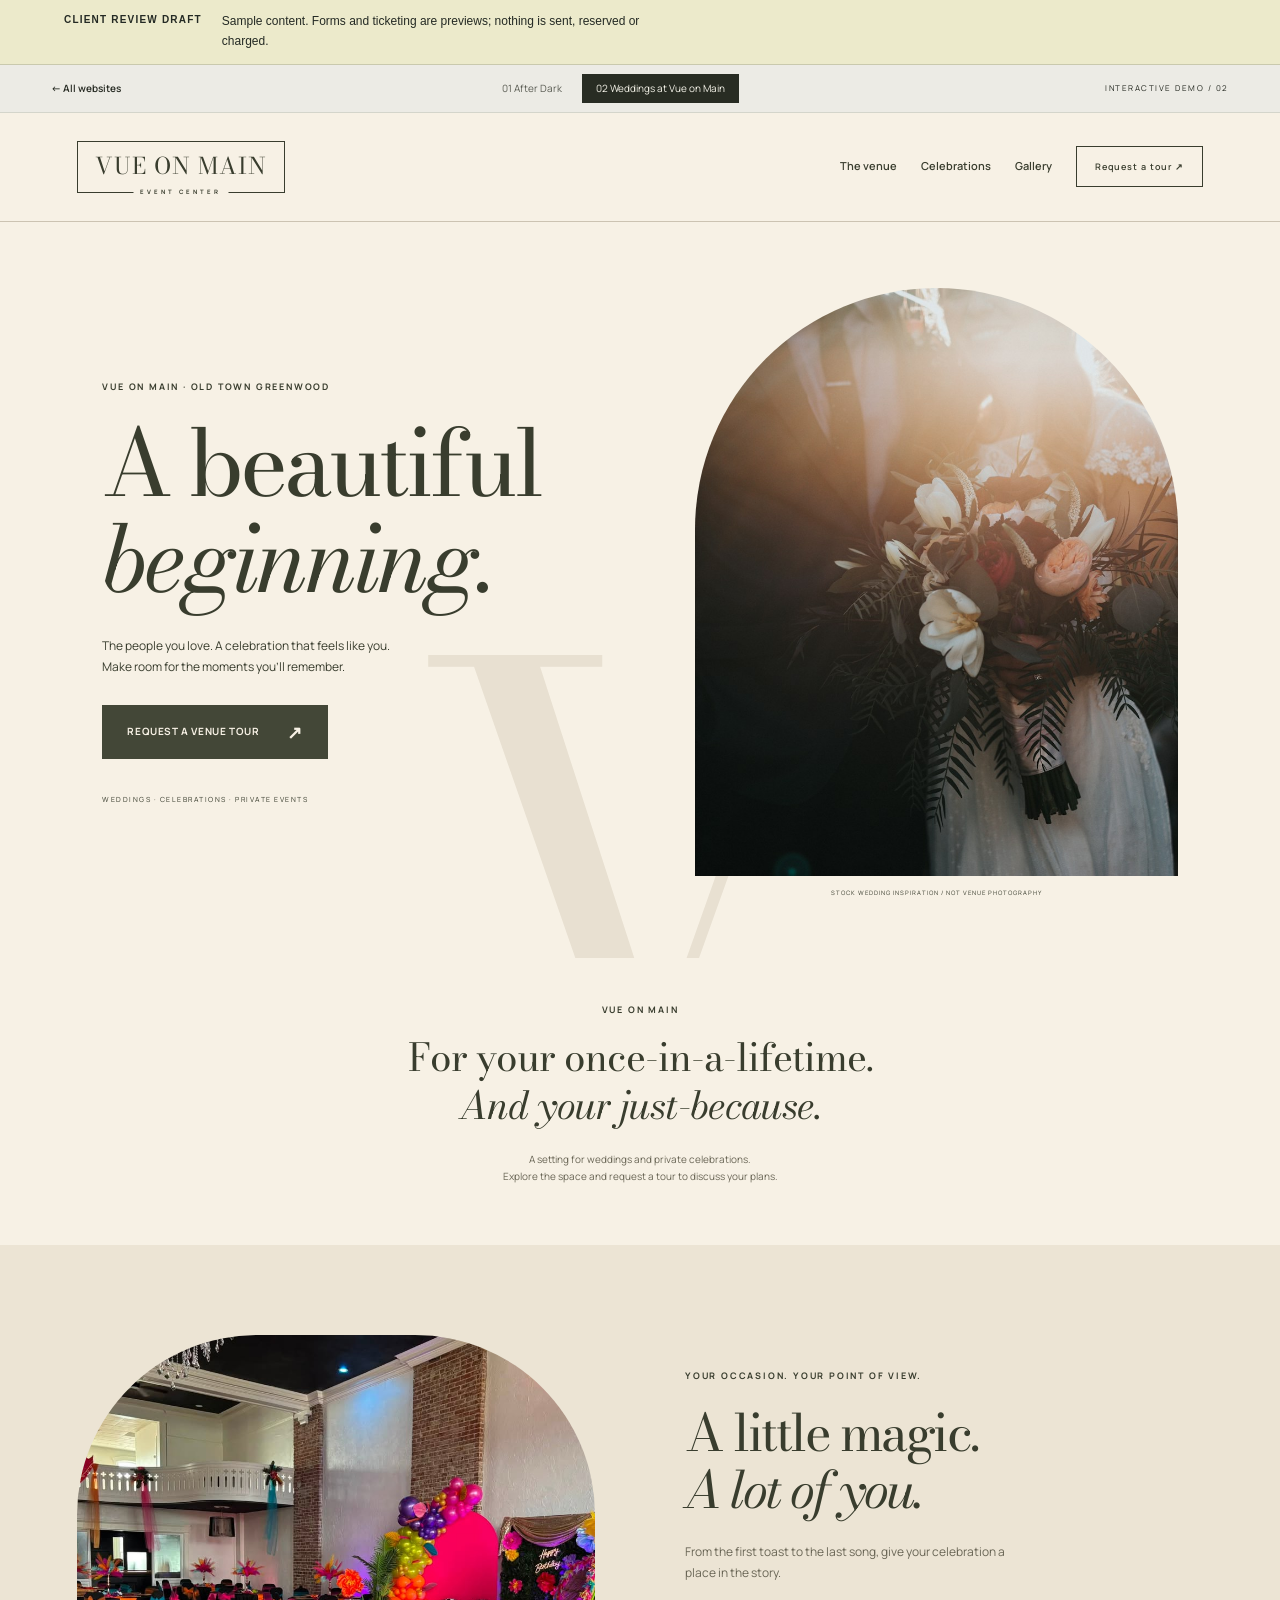
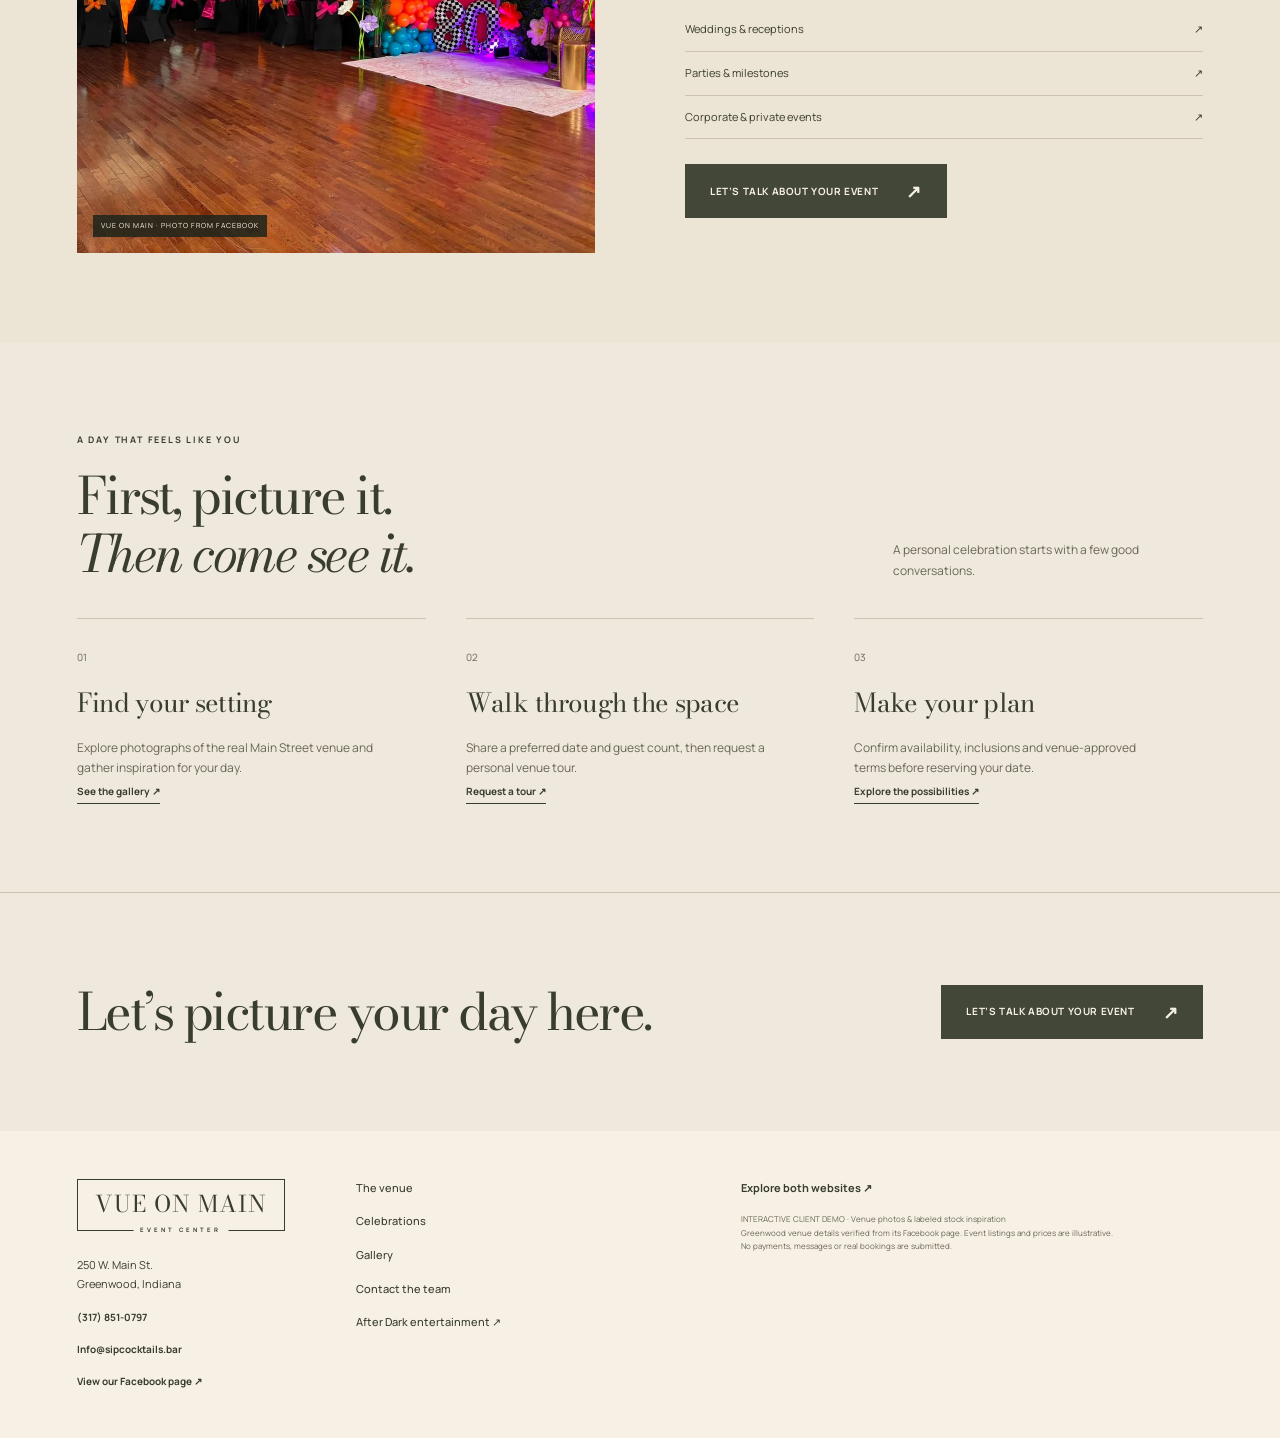
<file: the-occasion.html>
<!doctype html><html lang="en"><head><meta charset="utf-8"><meta name="viewport" content="width=device-width,initial-scale=1"><title>Home — VUE ON MAIN / Weddings at Vue on Main</title><meta name="description" content="Explore the complete Weddings at Vue on Main website demo for VUE ON MAIN. Illustrative content for client review."><link rel="stylesheet" href="assets/fonts.css"><link rel="stylesheet" href="assets/concepts.css"><link rel="stylesheet" href="assets/local-websites.css"><meta name="robots" content="noindex,nofollow,noarchive"><link rel="stylesheet" href="assets/review-preview.css"></head><body class="occasion page-home" data-concept="Weddings at Vue on Main" data-slug="the-occasion"><aside class="review-notice" role="note"><strong>CLIENT REVIEW DRAFT</strong><span>Sample content. Forms and ticketing are previews; nothing is sent, reserved or charged.</span></aside><a class="skip-link" href="#main">Skip to content</a><aside class="concept-bar"><a href="index.html">← <span>All websites</span></a><nav aria-label="Switch website concept"><a href="after-dark.html" aria-label="01 After Dark" >01 <span>After Dark</span></a><a href="the-occasion.html" aria-label="02 Weddings at Vue on Main" aria-current="page">02 <span>Weddings at Vue on Main</span></a></nav><span class="concept-label">INTERACTIVE DEMO / 02</span></aside><header class="site-header"><a class="logo" href="the-occasion.html"><span>VUE ON MAIN</span><small>EVENT CENTER</small></a><button class="menu-toggle" aria-expanded="false" aria-controls="main-nav">Menu +</button><nav id="main-nav" aria-label="Main navigation"><a href="the-occasion-weddings.html" >The venue</a><a href="the-occasion-private-events.html" >Celebrations</a><a href="the-occasion-gallery.html" >Gallery</a><a class="nav-cta" href="the-occasion-plan.html" >Request a tour ↗</a></nav></header><main id="main"><section class="hero occasion-hero"><div class="occasion-copy"><p class="eyebrow">VUE ON MAIN · OLD TOWN GREENWOOD</p><h1>A beautiful<br><em>beginning.</em></h1><p>The people you love. A celebration that feels like you. Make room for the moments you’ll remember.</p><a class="button" href="the-occasion-plan.html?type=Wedding&request=tour">REQUEST A VENUE TOUR <span>↗</span></a><span class="hero-caption">WEDDINGS · CELEBRATIONS · PRIVATE EVENTS</span></div><figure><img src="assets/wedding.jpg" alt="Illustrative wedding couple holding a bouquet in sunlight"><figcaption>STOCK WEDDING INSPIRATION / NOT VENUE PHOTOGRAPHY</figcaption></figure><span class="occasion-mark" aria-hidden="true">V</span></section><div class="occasion-intro"><p class="eyebrow">VUE ON MAIN</p><p>For your once-in-a-lifetime.<br><em>And your just-because.</em></p><span>A setting for weddings and private celebrations.<br>Explore the space and request a tour to discuss your plans.</span></div><section class="host section" id="host"><div class="host-image"><img src="assets/venue/vue-hall.jpg" alt="Vue on Main event space arranged for a birthday celebration" loading="lazy"><span>VUE ON MAIN · PHOTO FROM FACEBOOK</span></div><div class="host-copy"><p class="eyebrow">YOUR OCCASION. YOUR POINT OF VIEW.</p><h2>A little magic.<br><em>A lot of you.</em></h2><p>From the first toast to the last song, give your celebration a place in the story.</p><div class="host-options"><a href="the-occasion-weddings.html">Weddings & receptions <span>↗</span></a><a href="the-occasion-private-events.html">Parties & milestones <span>↗</span></a><a href="the-occasion-private-events.html">Corporate & private events <span>↗</span></a></div><a class="button" href="the-occasion-plan.html">LET’S TALK ABOUT YOUR EVENT <span>↗</span></a></div></section><section class="planning section"><div class="section-heading"><div><p class="eyebrow">A DAY THAT FEELS LIKE YOU</p><h2>First, picture it.<br><em>Then come see it.</em></h2></div><p>A personal celebration starts with a few good conversations.</p></div><div class="planning-steps"><article><span>01</span><h3>Find your setting</h3><p>Explore photographs of the real Main Street venue and gather inspiration for your day.</p><a class="text-link" href="the-occasion-gallery.html">See the gallery ↗</a></article><article><span>02</span><h3>Walk through the space</h3><p>Share a preferred date and guest count, then request a personal venue tour.</p><a class="text-link" href="the-occasion-plan.html?type=Wedding&request=tour">Request a tour ↗</a></article><article><span>03</span><h3>Make your plan</h3><p>Confirm availability, inclusions and venue-approved terms before reserving your date.</p><a class="text-link" href="the-occasion-weddings.html">Explore the possibilities ↗</a></article></div></section><section class="page-cta section"><h2>Let’s picture your day here.</h2><a class="button" href="the-occasion-plan.html?type=Wedding">LET’S TALK ABOUT YOUR EVENT <span>↗</span></a></section></main><footer class="site-footer"><div class="venue-contact"><a class="logo" href="the-occasion.html"><span>VUE ON MAIN</span><small>EVENT CENTER</small></a><address><a href="https://www.google.com/maps/search/?api=1&query=250+W+Main+St+Greenwood+IN" target="_blank" rel="noopener">250 W. Main St.<br>Greenwood, Indiana</a></address><a href="tel:+13178510797">(317) 851-0797</a><a href="mailto:Info@sipcocktails.bar">Info@sipcocktails.bar</a><a href="https://www.facebook.com/people/Vue-on-Main/61589324098089/" target="_blank" rel="noopener">View our Facebook page ↗</a></div><div class="footer-pages"><a href="the-occasion-weddings.html" >The venue</a><a href="the-occasion-private-events.html" >Celebrations</a><a href="the-occasion-gallery.html" >Gallery</a><a href="the-occasion-plan.html">Contact the team</a><a href="after-dark.html">After Dark entertainment ↗</a></div><div><a href="index.html">Explore both websites ↗</a><span>INTERACTIVE CLIENT DEMO · Venue photos & labeled stock inspiration<br>Greenwood venue details verified from its Facebook page. Event listings and prices are illustrative.<br>No payments, messages or real bookings are submitted.</span></div></footer><script src="assets/concepts.js"></script><script src="assets/local-websites.js"></script></body></html>
</file>
<file: assets/fonts.css>
@font-face {
  font-family: 'Archivo';
  font-style: normal;
  font-weight: 600;
  font-stretch: normal;
  font-display: swap;
  src: url(./fonts/font-0.ttf) format('truetype');
}
@font-face {
  font-family: 'Archivo';
  font-style: normal;
  font-weight: 700;
  font-stretch: normal;
  font-display: swap;
  src: url(./fonts/font-1.ttf) format('truetype');
}
@font-face {
  font-family: 'Archivo';
  font-style: normal;
  font-weight: 800;
  font-stretch: normal;
  font-display: swap;
  src: url(./fonts/font-2.ttf) format('truetype');
}
@font-face {
  font-family: 'Archivo';
  font-style: normal;
  font-weight: 900;
  font-stretch: normal;
  font-display: swap;
  src: url(./fonts/font-3.ttf) format('truetype');
}
@font-face {
  font-family: 'Barlow Condensed';
  font-style: normal;
  font-weight: 600;
  font-display: swap;
  src: url(./fonts/font-4.ttf) format('truetype');
}
@font-face {
  font-family: 'Barlow Condensed';
  font-style: normal;
  font-weight: 700;
  font-display: swap;
  src: url(./fonts/font-5.ttf) format('truetype');
}
@font-face {
  font-family: 'Barlow Condensed';
  font-style: normal;
  font-weight: 800;
  font-display: swap;
  src: url(./fonts/font-6.ttf) format('truetype');
}
@font-face {
  font-family: 'Bodoni Moda';
  font-style: italic;
  font-weight: 400;
  font-display: swap;
  src: url(./fonts/font-7.ttf) format('truetype');
}
@font-face {
  font-family: 'Bodoni Moda';
  font-style: normal;
  font-weight: 400;
  font-display: swap;
  src: url(./fonts/font-8.ttf) format('truetype');
}
@font-face {
  font-family: 'Bodoni Moda';
  font-style: normal;
  font-weight: 600;
  font-display: swap;
  src: url(./fonts/font-9.ttf) format('truetype');
}
@font-face {
  font-family: 'Manrope';
  font-style: normal;
  font-weight: 400;
  font-display: swap;
  src: url(./fonts/font-10.ttf) format('truetype');
}
@font-face {
  font-family: 'Manrope';
  font-style: normal;
  font-weight: 500;
  font-display: swap;
  src: url(./fonts/font-11.ttf) format('truetype');
}
@font-face {
  font-family: 'Manrope';
  font-style: normal;
  font-weight: 600;
  font-display: swap;
  src: url(./fonts/font-12.ttf) format('truetype');
}
@font-face {
  font-family: 'Manrope';
  font-style: normal;
  font-weight: 700;
  font-display: swap;
  src: url(./fonts/font-13.ttf) format('truetype');
}
</file>
<file: assets/presentation.css>
:root{--paper:oklch(95% .015 85);--ink:oklch(24% .018 95);--muted:oklch(46% .015 85);--line:oklch(82% .02 85);--orange:oklch(52% .17 36);--body:'Manrope',sans-serif;--display:'Bodoni Moda',serif}*{box-sizing:border-box}html{scroll-behavior:smooth;scroll-padding-top:32px}body{margin:0;background:var(--paper);color:var(--ink);font-family:var(--body);font-size:15px;line-height:1.6}a{color:inherit;text-decoration:none}button,input,textarea{font:inherit}button,a,input,textarea{touch-action:manipulation}a:focus-visible,button:focus-visible,input:focus-visible,textarea:focus-visible{outline:3px solid var(--orange);outline-offset:5px}.deck-nav,.deck-hero,.concepts,.comparison,.meeting,.deck-footer{width:min(1440px,calc(100% - 112px));margin-inline:auto}.deck-nav{display:flex;align-items:center;justify-content:space-between;padding-block:28px;border-bottom:1px solid var(--line)}.deck-brand{font-size:26px;font-weight:800;letter-spacing:-1px;display:flex;gap:25px;align-items:center}.deck-brand span{font-size:10px;letter-spacing:1.8px;font-weight:600;border-left:1px solid var(--line);padding-left:25px}.deck-nav nav{display:flex;gap:32px;font-size:12px;font-weight:600}.deck-nav a:hover,.text-link:hover{color:var(--orange)}.deck-hero{padding-top:74px;display:grid;grid-template-columns:1.5fr 1fr;align-items:center;gap:0 50px}.eyebrow{font-size:10px;font-weight:700;letter-spacing:2px;margin:0 0 22px}h1,h2,p{margin-top:0}h1{font-family:var(--display);font-weight:400;font-size:clamp(50px,5.5vw,86px);line-height:1.07;letter-spacing:-3px;margin-bottom:48px}h1 em{color:var(--orange);font-weight:400}.deck-intro{max-width:330px;justify-self:end;padding-top:5px}.deck-intro>p:first-child{font-size:20px;line-height:1.5;font-weight:500}.muted{color:var(--muted);font-size:13px;line-height:1.8}.text-link{font-size:12px;font-weight:700;display:flex;justify-content:space-between;border-bottom:1px solid var(--ink);padding:10px 0;width:190px}.hero-rule{grid-column:1/-1;display:flex;justify-content:space-between;border-top:1px solid var(--line);padding:16px 0 34px;font-size:9px;letter-spacing:1.5px}.concepts{display:grid;grid-template-columns:repeat(3,1fr);gap:28px}.concept-top{font-size:9px;letter-spacing:1px;display:flex;justify-content:space-between;align-items:center;margin-bottom:13px;font-weight:700}.swatches{display:flex;gap:4px}.swatches i{height:11px;width:11px;border-radius:50%;border:1px solid #8884}.concept-art{display:block;aspect-ratio:1/1.12;position:relative;overflow:hidden;transition:transform .3s}.concept-art:hover{transform:translateY(-5px)}.mini-nav{position:absolute;top:6%;left:6%;width:88%;display:flex;justify-content:space-between;align-items:center;z-index:2}.mini-nav b{font-size:14px;letter-spacing:-1px}.mini-nav>span{font-size:4px;letter-spacing:.6px}.thumb-night{background:#191d16;color:#f0f1df}.thumb-night>img{width:100%;height:100%;object-fit:cover;filter:brightness(.55) saturate(.5)}.mini-night-title{position:absolute;top:32%;left:7%;font:800 clamp(30px,3.8vw,58px)/.9 'Barlow Condensed',sans-serif;letter-spacing:-.5px;z-index:1}.mini-night-title em{color:#dbf479;font-style:normal}.mini-button{font-size:6px;letter-spacing:.3px;display:inline-block;padding:9px 12px;font-family:var(--body);font-weight:700}.thumb-night>.mini-button{position:absolute;left:7%;bottom:16%;background:#dbf479;color:#1c2116}.art-number{position:absolute;bottom:5%;right:6%;font-size:9px;z-index:2}.thumb-occasion{background:#e9e3d8;color:#3c4238}.thumb-occasion .mini-nav{top:7%}.thumb-occasion>img{position:absolute;right:0;top:19%;width:48%;height:73%;object-fit:cover;border-radius:100px 100px 0 0}.mini-occasion-copy{position:absolute;left:7%;top:30%;width:55%;z-index:1}.mini-occasion-copy>span:first-child{font-size:5px;letter-spacing:1px}.mini-occasion-copy strong{display:block;font:400 clamp(26px,3vw,48px)/1.1 var(--display);margin:15px 0}.mini-occasion-copy .mini-button{background:#4b5143;color:#f5f1e8;font-size:5px}.thumb-social{background:#e8dfcc;color:#333a2e}.thumb-social .mini-nav b{font-size:20px;font-family:'Archivo',sans-serif}.mini-social-copy{position:absolute;left:7%;top:27%;z-index:1}.mini-social-copy strong{display:block;font:800 clamp(29px,3vw,48px)/1 'Archivo',sans-serif;letter-spacing:-2px}.mini-social-copy strong>span{color:#c6462b}.mini-social-copy .mini-button{background:#c6462b;color:#f8f0e3;margin-top:22px;font-size:5px}.thumb-social>img{position:absolute;right:-12%;top:29%;width:55%;height:63%;object-fit:cover;border-radius:120px 120px 0 0;transform:rotate(8deg)}.mini-stamp{position:absolute;right:7%;top:21%;font-size:5px;color:#c6462b;border:1px solid #c6462b;padding:11px 8px;border-radius:50%;transform:rotate(10deg);z-index:2;text-align:center}.concept-info{display:flex;justify-content:space-between;gap:12px;align-items:center;padding:23px 0 18px}.concept-info h2{font-size:24px;font-weight:600;letter-spacing:-1px;margin-bottom:8px}.concept-info p{font-size:12px;line-height:1.7;color:var(--muted);margin:0;max-width:290px}.round-link{flex-shrink:0;width:40px;height:40px;border:1px solid var(--line);border-radius:50%;display:grid;place-items:center;font-size:22px}.round-link:hover{background:var(--ink);color:var(--paper)}.concept-foot{border-top:1px solid var(--line);padding-top:15px;font-size:9px;display:flex;flex-direction:column;gap:9px}.concept-foot>span{color:var(--muted)}.concept-foot>a{font-size:11px;font-weight:700}.comparison{padding:105px 0 90px}.section-title{display:grid;grid-template-columns:1.2fr 1fr;gap:0 55px;align-items:end}.section-title>.eyebrow{grid-column:1/-1}.section-title h2,.meeting h2{font:400 clamp(36px,4vw,62px)/1.12 var(--display);letter-spacing:-1.7px}.section-title>p:last-child{max-width:420px;font-size:13px;color:var(--muted);margin-bottom:38px}.table-wrap{overflow-x:auto}table{width:100%;border-collapse:collapse;font-size:12px;min-width:680px;text-align:left}th,td{padding:20px 16px 20px 0;border-bottom:1px solid var(--line);width:25%;vertical-align:top}thead th{font-size:10px;text-transform:uppercase;letter-spacing:1px;border-top:1px solid var(--ink);color:var(--orange)}tbody th{font-weight:600}td{color:var(--muted)}.meeting{display:grid;grid-template-columns:1fr 1.2fr;gap:80px;background:oklch(91% .02 85);padding:54px}.meeting>div>p:not(.eyebrow){max-width:330px;font-size:13px}.meeting-note{margin-top:35px;font-size:12px;border-top:1px solid var(--line);padding-top:18px}.meeting-note p{margin:8px 0 0;color:var(--muted);max-width:330px}fieldset{border:0;padding:0;margin:0 0 24px}legend,.field{font-size:12px;font-weight:600;margin-bottom:14px;display:block}.choice-row{display:grid;grid-template-columns:repeat(3,1fr);gap:8px}.choice-row label{position:relative;cursor:pointer}.choice-row input{position:absolute;top:12px;right:10px;accent-color:var(--orange)}.choice-row span{display:block;border:1px solid var(--line);padding:15px 12px;font-size:10px;line-height:1.9}.choice-row input:checked+span{background:var(--paper);border-color:var(--orange)}.choice-row input:focus-visible+span{outline:2px solid var(--orange)}.choice-row b{font-size:11px}textarea{margin-top:12px;background:var(--paper);border:1px solid var(--line);padding:14px;display:block;width:100%;resize:vertical;font-size:12px;line-height:1.6}.meeting-actions{display:flex;align-items:center;flex-wrap:wrap;gap:20px}.deck-button{border:0;padding:15px 18px;background:var(--ink);color:var(--paper);font-size:11px;cursor:pointer}.text-button{background:none;border:0;border-bottom:1px solid var(--ink);padding:3px 0;font-size:11px;cursor:pointer}.small{font-size:10px;color:var(--muted);margin:14px 0 0}.deck-footer{display:flex;justify-content:space-between;gap:24px;padding:45px 0;font-size:9px;letter-spacing:.5px}.deck-footer>span{color:var(--muted);text-align:right}@media(min-width:1600px){.mini-night-title{font-size:58px}}@media(max-width:1000px){.deck-nav,.deck-hero,.concepts,.comparison,.meeting,.deck-footer{width:calc(100% - 48px)}.deck-brand span{display:none}.deck-hero{gap:0 24px}.concepts{gap:16px}.concept-top{font-size:7px}.concept-info h2{font-size:20px}.concept-info p{font-size:11px}.round-link{width:30px;height:30px}.meeting{gap:32px;padding:32px}.mini-social-copy strong{letter-spacing:-1px}}@media(max-width:700px){.deck-nav{padding-block:20px}.deck-brand{font-size:23px}.deck-nav nav{gap:18px;font-size:10px}.deck-nav nav a:nth-child(2){display:none}.deck-hero{padding-top:42px;grid-template-columns:1fr;gap:0}.deck-hero h1{font-size:clamp(45px,9.2vw,66px);letter-spacing:-2px;margin-bottom:24px}.deck-intro{justify-self:start;max-width:100%;display:grid;grid-template-columns:1fr 1fr;gap:10px 20px}.deck-intro>p:first-child{font-size:15px}.deck-intro .muted{font-size:11px}.deck-intro .text-link{grid-column:1/-1;margin:2px 0 28px}.hero-rule{font-size:7px;letter-spacing:.6px;padding-bottom:24px}.hero-rule span:last-child{display:none}.concepts{grid-template-columns:1fr;gap:40px;max-width:480px}.concept-top{font-size:9px}.concept-art{aspect-ratio:1.15}.mini-night-title{font-size:clamp(44px,11vw,65px)}.mini-occasion-copy strong{font-size:clamp(34px,8vw,48px)}.mini-social-copy strong{font-size:clamp(36px,8.5vw,50px)}.mini-nav>span{font-size:5px}.mini-button{font-size:7px}.mini-occasion-copy>span:first-child{font-size:6px}.mini-occasion-copy .mini-button,.mini-social-copy .mini-button{font-size:6px}.mini-stamp{font-size:6px}.concept-info{padding:18px 0 14px}.concept-info h2{font-size:25px}.concept-info p{font-size:12px}.concept-foot{flex-direction:row;justify-content:space-between;font-size:9px}.comparison{padding:70px 0 50px}.section-title{grid-template-columns:1fr;gap:0}.section-title h2{margin-bottom:22px}.section-title>p:last-child{margin-bottom:25px}.meeting{grid-template-columns:1fr;gap:30px;padding:28px 22px}.meeting h2{font-size:43px}.meeting-note{margin-top:24px}.deck-footer{flex-direction:column;gap:10px}.deck-footer>span{text-align:left}.choice-row span{padding:12px 8px}.choice-row b{font-size:10px}}@media(prefers-reduced-motion:reduce){html{scroll-behavior:auto}*{transition:none!important}}@media print{body{font-size:10px}.deck-nav{padding:10px 0}.deck-nav nav,.text-link,.round-link,.concept-foot a,.meeting-actions,.deck-intro .muted{display:none}.deck-nav,.deck-hero,.concepts,.comparison,.meeting,.deck-footer{width:100%}.deck-hero{padding-top:20px}.deck-hero h1{font-size:45px;margin-bottom:20px}.deck-intro>p:first-child{font-size:14px}.hero-rule{padding-bottom:14px}.concepts{gap:15px}.concept-art{print-color-adjust:exact;-webkit-print-color-adjust:exact;aspect-ratio:1}.mini-night-title{font-size:36px}.mini-occasion-copy strong{font-size:28px}.mini-social-copy strong{font-size:30px}.concept-info h2{font-size:18px}.concept-info p{font-size:9px}.comparison{padding:30px 0}.section-title h2{font-size:28px}th,td{padding:10px 5px;font-size:9px}.meeting{break-inside:avoid;padding:20px;gap:30px}.meeting h2{font-size:28px}.meeting-note{margin-top:10px}.deck-footer{padding:20px 0}.concept{break-inside:avoid}a[href]:after{content:none!important}}
@media print{.comparison{break-before:page}.meeting{margin-top:8px}.hero-rule{padding-block:8px}.concept-foot{font-size:8px}}
@media print{.deck-hero{padding-top:15px}.deck-hero h1{font-size:38px;margin-bottom:14px}.deck-hero .eyebrow{margin-bottom:10px}.deck-nav{padding-block:10px}.deck-intro>p:first-child{font-size:12px;margin-bottom:12px}.concept-art{height:220px;aspect-ratio:auto}.concept-top{margin-bottom:8px}.concept-info{padding:12px 0}.concept-info h2{margin-bottom:5px}.concept-foot{padding-top:8px}.mini-night-title{font-size:35px;top:31%}.mini-occasion-copy{top:28%}.mini-occasion-copy strong{font-size:26px;margin-block:10px}.mini-social-copy{top:26%}.mini-social-copy strong{font-size:28px}.mini-social-copy .mini-button{margin-top:14px}.comparison{padding:20px 0}.section-title h2{margin-bottom:14px}.section-title>p:last-child{font-size:10px;margin-bottom:14px}.comparison .eyebrow{margin-bottom:10px}th,td{padding-block:8px}.meeting{padding:18px 22px;gap:30px}.meeting h2{margin-bottom:12px}.meeting>div>p:not(.eyebrow){display:none}.meeting-note{font-size:10px;margin-top:12px;padding-top:12px}.meeting-note p{font-size:9px}.meeting .eyebrow{font-size:8px;margin-bottom:14px}.meeting textarea{height:80px;font-size:10px}.meeting fieldset{margin-bottom:14px}.meeting .small{display:none}.deck-footer{padding-block:12px;font-size:8px;break-inside:avoid}}

/* Two focused business websites */
@media(min-width:701px){.concepts{grid-template-columns:repeat(2,minmax(0,1fr))}.concept-art{aspect-ratio:1.45}.concept-info p{max-width:420px}}.plan-links{display:flex;align-items:center;gap:24px;flex-wrap:wrap;margin:0 0 30px}.comparison th,.comparison td{width:auto}.comparison th:first-child{width:24%}
</file>
<file: assets/local-websites.css>
.site-header nav{gap:24px}.site-header nav>a[aria-current]{text-decoration:underline;text-underline-offset:7px}.footer-pages{display:grid;grid-template-columns:1fr 1fr;gap:9px 22px;font-size:11px}.site-footer .footer-pages>a{font-size:11px;font-weight:500}.inner-hero{padding-bottom:55px;border-bottom:1px solid var(--line)}.inner-hero h1,.sub-hero h1{font-size:clamp(54px,7vw,110px);line-height:1.05;letter-spacing:-4px}.night .inner-hero h1,.night .sub-hero h1{font-size:clamp(74px,9.5vw,144px);letter-spacing:-1px;line-height:.95}.inner-hero h1 em,.sub-hero h1 em{color:var(--accent)}.night .inner-hero h1 em,.night .sub-hero h1 em{color:var(--accent)}.occasion .inner-hero h1 em,.occasion .sub-hero h1 em{font-style:italic}.inner-hero>p:last-child{max-width:500px;margin-top:30px;font-size:13px;color:var(--muted)}.demo-banner{display:flex;align-items:center;gap:24px;border:1px solid var(--line);padding:16px 20px;font-size:10px;line-height:1.7;margin-bottom:32px}.demo-banner b{font-size:8px;letter-spacing:1px;min-width:150px}.demo-banner span{color:var(--muted)}.calendar-section{padding-top:36px}.calendar-toolbar{display:flex;flex-direction:column;gap:25px;border-bottom:1px solid var(--line);padding-bottom:25px}.calendar-search{display:grid;grid-template-columns:1fr 220px;gap:30px;max-width:700px;width:100%}.show-count{font-size:10px;color:var(--muted);margin-block:22px}.show-grid{display:grid;grid-template-columns:1fr 1fr;gap:48px 32px}.show-art{position:relative;min-height:245px;display:flex;justify-content:center;align-items:center;font-family:'Barlow Condensed',sans-serif;overflow:hidden;text-align:center;line-height:.95}.show-art>span:first-child{font-size:50px;font-weight:700;transform:rotate(-4deg)}.show-art b{display:block;font-size:72px}.show-art.dance-art,.show-art.music-art,.show-art.comedy-art{transform:none}.show-art.dance-art b{font-size:54px}.show-art .show-time{position:absolute;bottom:20px;left:24px;font:600 8px/1.5 var(--body);letter-spacing:1px}.show-art:after{content:'↗';position:absolute;top:18px;right:22px;font:400 29px/1 var(--body);transition:transform .2s}.show-art:hover:after{transform:translate(4px,-4px)}.show-info{padding-top:24px}.show-info .eyebrow{font-size:8px;margin-bottom:10px}.show-info h3{font-size:30px;line-height:1.2}.night .show-info h3{font-size:40px}.show-info>p:not(.eyebrow){font-size:12px;margin-top:12px;color:var(--muted)}.show-info>div{display:flex;justify-content:space-between;gap:15px;padding-top:22px;margin-top:22px;border-top:1px solid var(--line);font-size:10px}.show-info>div>span{color:var(--muted)}.show-info>div>a{font-weight:700}.empty-events{padding:50px 0;border-bottom:1px solid var(--line)}.empty-events>p{font-size:12px;color:var(--muted);margin:15px 0 10px}.breadcrumb{display:inline-block;font-size:10px;margin-bottom:24px;border-bottom:1px solid var(--line);padding-bottom:4px}.event-detail{padding-top:40px}.detail-grid{display:grid;grid-template-columns:1.4fr 1fr;gap:7%;align-items:start}.detail-poster{min-height:360px;display:flex;flex-direction:column;align-items:center;justify-content:center;text-align:center;font:700 66px/.95 'Barlow Condensed',sans-serif;position:relative;transform:none!important;padding:45px 25px}.detail-poster b{font-size:100px}.detail-poster.dance-art b{font-size:72px}.detail-poster .poster-brand{position:absolute;bottom:20px;font:600 8px/1.4 var(--body);letter-spacing:1px}.detail-copy{padding-top:30px}.detail-copy h1{font-size:clamp(45px,5vw,76px);letter-spacing:-2px;line-height:1.1}.night .detail-copy h1{font-size:76px;letter-spacing:0}.detail-copy>p:not(.eyebrow){font-size:13px;max-width:560px;margin-top:18px;color:var(--muted)}.detail-copy h3{margin-top:32px}.event-facts{display:grid;grid-template-columns:1fr 1fr;gap:24px;border-block:1px solid var(--line);padding-block:22px;margin-top:28px}.event-facts span{display:block;font-size:9px;color:var(--muted);margin-bottom:8px}.event-facts b{font-size:11px;font-weight:600}.fine-print{font-size:10px!important;line-height:1.8;color:var(--muted)}.ticket-panel{position:sticky;top:80px;border:1px solid var(--line);padding:30px}.ticket-panel h2{font-size:44px;line-height:1.05;margin-bottom:26px}.night .ticket-panel h2{font-size:56px}.ticket-panel label{margin-top:20px}.ticket-total{display:flex;justify-content:space-between;gap:20px;align-items:center;padding:24px 0 14px;margin-top:16px}.ticket-total span{font-size:10px}.ticket-total strong{font-family:var(--heading);font-size:30px}.ticket-panel .button{width:100%;margin-top:28px;padding-inline:16px;gap:12px}.ticket-panel .copy-button{margin-right:9px}.ticket-panel #ticket-summary{white-space:pre-wrap;font-size:12px;margin:22px 0}.ticket-panel #ticket-confirmation h3 small{font:400 12px/1.7 var(--body);color:var(--muted)}.sub-hero{display:grid;grid-template-columns:1fr 1fr;gap:7%;align-items:center}.sub-hero>div>p:not(.eyebrow){font-size:13px;max-width:390px;color:var(--muted);margin:28px 0}.sub-hero figure{min-width:0}.sub-hero img{width:100%;aspect-ratio:.95;object-fit:cover}.occasion .sub-hero img,.social .sub-hero img{border-radius:240px 240px 0 0}.sub-hero figcaption{font-size:6px;letter-spacing:1px;margin-top:12px;text-align:center;color:var(--muted)}.planning{background:color-mix(in oklch,var(--ink) 4%,var(--paper))}.planning-steps{display:grid;grid-template-columns:repeat(3,1fr);gap:40px}.planning-steps article{border-top:1px solid var(--line);padding-top:25px}.planning-steps article>span{font-size:10px;color:var(--muted)}.planning-steps h3{margin-block:18px;font-size:26px}.night .planning-steps h3{font-size:36px}.planning-steps p{font-size:12px;color:var(--muted);max-width:310px}.editorial-photo{display:grid;grid-template-columns:1fr 1fr;gap:8%;align-items:center}.editorial-photo>img{width:100%;aspect-ratio:1.1;object-fit:cover}.editorial-photo h2{margin-bottom:24px}.editorial-photo>div>p:not(.eyebrow){font-size:12px;color:var(--muted);max-width:350px;margin-bottom:22px}.faq{border-top:1px solid var(--line);display:grid;grid-template-columns:1fr 1.5fr;gap:60px}.faq>div>.eyebrow{font-size:8px;max-width:250px}.faq h2{font-size:42px}.night .faq h2{font-size:58px}.faq details{border-bottom:1px solid var(--line)}.faq summary{list-style:none;display:flex;justify-content:space-between;align-items:center;gap:25px;padding:22px 0;cursor:pointer;font-size:12px;font-weight:600}.faq summary::-webkit-details-marker{display:none}.faq summary span{font-size:22px;font-weight:400;transition:transform .2s}.faq details[open] summary span{transform:rotate(45deg)}.faq details p{padding:0 30px 24px 0;font-size:12px;color:var(--muted);max-width:560px}.faq summary:focus-visible{outline:2px solid var(--accent);outline-offset:5px}.page-cta{display:flex;align-items:center;justify-content:space-between;gap:40px;border-top:1px solid var(--line);background:color-mix(in oklch,var(--ink) 4%,var(--paper))}.page-cta h2{font-size:clamp(32px,4vw,56px);max-width:620px}.night .page-cta h2{font-size:60px}.occasion-types{padding-top:25px}.occasion-types-list>a{display:grid;grid-template-columns:50px 1fr 50px;gap:30px;align-items:center;border-top:1px solid var(--line);padding-block:32px}.occasion-types-list>a:last-child{border-bottom:1px solid var(--line)}.occasion-types-list>a>span{align-self:start;font-size:10px;padding-top:8px}.occasion-types-list h2{font-size:36px;letter-spacing:-1px}.night .occasion-types-list h2{font-size:48px}.occasion-types-list p{font-size:12px;color:var(--muted);margin-top:10px}.occasion-types-list>a>b{font-size:30px;justify-self:end;font-weight:400}.occasion-types-list>a:hover h2{color:var(--accent)}.gallery-section{padding-top:35px}.gallery-section>.filters{margin:30px 0}.gallery-grid{display:grid;grid-template-columns:1fr 1fr;gap:35px}.gallery-photo{border:0;padding:0;color:var(--ink);background:none;text-align:left}.gallery-photo:first-child{grid-column:1/-1}.gallery-photo img{height:400px;width:100%;object-fit:cover}.gallery-photo:first-child img{height:430px}.gallery-photo>span{display:flex;justify-content:space-between;gap:20px;font-size:11px;padding-top:15px}.gallery-photo b{font-size:20px;font-weight:400}.gallery-photo:hover img{filter:brightness(.9)}#gallery-viewer{width:min(1100px,94vw);max-height:94vh;border:1px solid var(--line);padding:22px;background:var(--paper);color:var(--ink)}#gallery-viewer::backdrop{background:oklch(15% .01 90/.9)}.viewer-toolbar,.viewer-controls{display:flex;align-items:center;justify-content:space-between;gap:20px;font-size:10px}.viewer-toolbar{padding-bottom:18px}.viewer-toolbar button,.viewer-controls button{border:1px solid var(--line);color:var(--ink);background:none;font:inherit;padding:9px 13px}#gallery-full{width:100%;max-height:70vh;object-fit:contain}.viewer-controls{padding-top:18px}.viewer-controls>span{font-size:8px;letter-spacing:1px}.experience-menu{display:grid;grid-template-columns:1fr 1fr;gap:40px}.experience-menu>a{border-top:1px solid var(--line);padding-block:28px}.experience-menu>a>span{font-size:8px;letter-spacing:1.5px;font-weight:700}.experience-menu h2{font-size:42px;margin-top:24px;line-height:1.1}.night .experience-menu h2{font-size:60px}.experience-menu p{font-size:12px;max-width:360px;color:var(--muted);margin-top:24px}.experience-menu b{font-size:9px;display:inline-block;margin-top:24px;border-bottom:1px solid currentColor;padding-bottom:4px}.page-plan .enquiry{border-top:0;padding-top:75px}.request-kind{margin-bottom:30px;max-width:350px}.result-actions{display:flex;flex-wrap:wrap;gap:9px}.result-actions .copy-button{margin-top:16px}.social.page-plan h2 em{color:var(--accent)}.night select option{background:var(--paper);color:var(--ink)}.local-launch-tag{display:inline-block;color:var(--orange);font-size:9px;font-weight:700;letter-spacing:1px;margin-bottom:20px}.launch-overlay{position:absolute;bottom:6%;left:7%;z-index:3;opacity:0;transform:translateY(6px);transition:opacity .2s,transform .2s;background:var(--paper);color:var(--ink);font:700 8px/1.5 var(--body);padding:10px 12px;box-shadow:0 2px 12px #1112}.concept-art:hover .launch-overlay,.concept-art:focus-visible .launch-overlay{opacity:1;transform:none}.concept-art{cursor:pointer}@media(max-width:1000px){.site-header nav{gap:16px;font-size:10px}.nav-cta{padding-inline:12px}.detail-grid{gap:5%}.ticket-panel{padding:22px}.ticket-panel h2{font-size:36px}.show-art b{font-size:62px}.show-art.dance-art b{font-size:44px}.sub-hero h1{font-size:65px}.night .sub-hero h1{font-size:85px}.faq{gap:35px}.planning-steps{gap:24px}.occasion-types-list h2{font-size:30px}.page-cta{align-items:start;flex-direction:column}.gallery-photo img{height:320px}}@media(max-width:720px){.inner-hero,.sub-hero{padding-top:44px}.inner-hero h1,.sub-hero h1{font-size:clamp(44px,11vw,75px);letter-spacing:-2.5px}.night .inner-hero h1,.night .sub-hero h1{font-size:clamp(59px,15vw,100px)}.inner-hero>p:last-child{font-size:12px;margin-top:25px}.demo-banner{flex-direction:column;align-items:start;gap:8px;padding:15px 16px;font-size:9px;margin-bottom:24px}.demo-banner b{font-size:7px}.calendar-search{grid-template-columns:1fr;gap:18px}.show-grid{grid-template-columns:1fr;gap:36px}.show-art{min-height:220px}.show-art>span:first-child{font-size:50px}.show-art b{font-size:70px}.show-art.dance-art b{font-size:51px}.show-info{padding-top:20px}.show-info h3{font-size:27px}.night .show-info h3{font-size:38px}.show-info>div{font-size:9px}.show-info>p:not(.eyebrow){font-size:11px}.detail-grid{grid-template-columns:1fr;gap:35px}.detail-poster{min-height:280px;font-size:55px}.detail-poster b{font-size:87px}.detail-poster.dance-art b{font-size:67px}.detail-copy h1,.night .detail-copy h1{font-size:49px}.event-facts{gap:18px}.event-facts b{font-size:10px}.detail-copy>p:not(.eyebrow){font-size:12px}.ticket-panel{position:static;padding:24px}.ticket-panel h2{font-size:42px}.ticket-panel .button{padding-inline:20px}.sub-hero{grid-template-columns:1fr;gap:35px}.sub-hero>div>p:not(.eyebrow){font-size:12px;margin:24px 0}.sub-hero img{aspect-ratio:1.1}.planning-steps{grid-template-columns:1fr;gap:25px}.planning-steps article{padding-top:20px}.planning-steps h3{margin-block:13px}.planning-steps p{max-width:100%}.editorial-photo{grid-template-columns:1fr;gap:30px}.faq{grid-template-columns:1fr;gap:20px}.faq h2{font-size:37px}.night .faq h2{font-size:46px}.faq summary{font-size:11px;padding-block:20px}.faq details p{font-size:11px;padding-right:10px}.page-cta{gap:25px}.page-cta h2,.night .page-cta h2{font-size:35px}.occasion-types-list>a{grid-template-columns:25px 1fr 20px;gap:15px;padding-block:26px}.occasion-types-list h2{font-size:26px;letter-spacing:-1px}.night .occasion-types-list h2{font-size:36px}.occasion-types-list p{font-size:11px}.occasion-types-list>a>b{font-size:22px}.gallery-grid{grid-template-columns:1fr;gap:30px}.gallery-photo:first-child{grid-column:auto}.gallery-photo img,.gallery-photo:first-child img{height:290px}.gallery-photo>span{font-size:10px}.viewer-toolbar{font-size:8px;align-items:start;gap:12px}.viewer-toolbar button{white-space:nowrap}.viewer-controls>span{font-size:6px}.viewer-controls button{font-size:9px;padding:8px}#gallery-viewer{padding:15px}.experience-menu{grid-template-columns:1fr;gap:25px}.experience-menu h2,.night .experience-menu h2{font-size:35px}.page-plan .enquiry{padding-top:45px}.launch-overlay{opacity:1;transform:none;bottom:4%;font-size:7px;padding:7px 9px}.concept-art>.mini-button{display:none}.concept-foot>a{font-size:10px}.footer-pages{max-width:340px}}@media(prefers-reduced-motion:reduce){.launch-overlay{transition:none}.show-art:after{transition:none}}@media print{.launch-overlay{display:none}.ticket-panel{position:static}.demo-banner{break-inside:avoid}.show-card{break-inside:avoid}.page-cta{display:none}}
.screenshot-preview{aspect-ratio:1280/900;border:1px solid var(--line)}.screenshot-preview>img{width:100%;height:100%;object-fit:contain}.screenshot-preview .launch-overlay{bottom:12px;left:12px}@media print{.screenshot-preview{height:auto;aspect-ratio:1280/900}.screenshot-preview .launch-overlay{display:none}}
.site-header .logo,.site-footer .logo{font-family:'Bodoni Moda',serif;font-size:23px;font-weight:400;letter-spacing:1px;line-height:1.05;position:relative;border:1px solid currentColor;display:inline-flex;align-items:center;padding:12px 17px 14px;white-space:nowrap;max-width:fit-content}.site-header .logo small,.site-footer .logo small{font:700 6px/1 'Manrope',sans-serif;letter-spacing:3px;position:absolute;bottom:-3px;left:50%;transform:translateX(-50%);background:var(--paper);padding:0 7px;white-space:nowrap}.venue-contact{display:flex;flex-direction:column;align-items:start;gap:11px}.venue-contact address{font-style:normal;font-size:11px;line-height:1.8;margin-top:9px}.venue-contact>a:not(.logo){font-size:10px}.venue-contact>a:hover,.venue-contact address a:hover{text-decoration:underline;text-underline-offset:4px}.plan-contact{border-top:1px solid var(--line);padding-top:24px;margin-top:28px;display:flex;flex-direction:column;align-items:start;gap:8px}.plan-contact .eyebrow{font-size:8px;margin-bottom:4px}.plan-contact>p:not(.eyebrow){font-size:11px}.plan-contact>a{font-size:12px;text-decoration:underline;text-underline-offset:4px}.plan-contact .fine-print{margin-top:10px}.gallery-credit{display:block;font-size:8px;line-height:1.6;margin-top:7px;color:var(--muted)}.viewer-controls>#gallery-source{font-size:8px;max-width:60%;text-align:center;letter-spacing:0}.deck-brand{font-family:'Bodoni Moda',serif;font-weight:400;letter-spacing:.5px;font-size:25px}.deck-brand>span{font-family:'Manrope',sans-serif}.social-main[src*="vue-hall"]{object-position:65% center}@media(max-width:720px){.site-header .logo,.site-footer .logo{font-size:20px;letter-spacing:.8px;padding:10px 14px 12px}.site-header .logo small,.site-footer .logo small{font-size:5px;letter-spacing:2px}.viewer-controls>#gallery-source{font-size:7px;max-width:45%}.deck-brand{font-size:21px;letter-spacing:0}.photo-credit{max-width:90%;line-height:1.6}.gallery-credit{font-size:7px}.social-photos .photo-credit{font-size:5px;bottom:-32px}}
</file>
<file: assets/review-preview.css>
.review-notice{display:flex;flex-wrap:wrap;gap:6px 20px;padding:12px 5%;
background:#eceacb;color:#242a24;font:12px/1.65 sans-serif;border-bottom:1px solid #c9c9ad}
.review-notice strong{font-size:10px;letter-spacing:.12em}.review-notice span{max-width:70ch}
</file>
<file: assets/concepts.css>
:root{--body:'Manrope',sans-serif;--paper:oklch(95% .018 85);--ink:oklch(23% .02 110);--muted:oklch(49% .02 85);--line:oklch(80% .025 85);--accent:oklch(53% .17 36);--heading:'Archivo',sans-serif;--space-sm:12px;--space-md:24px;--space-lg:48px;--space-xl:96px}*{box-sizing:border-box}html{scroll-behavior:smooth;scroll-padding-top:80px}body{margin:0;background:var(--paper);color:var(--ink);font-family:var(--body);font-size:14px;line-height:1.7}a{color:inherit;text-decoration:none}button,input,select,textarea{font:inherit}button,a{touch-action:manipulation}button{cursor:pointer}img{display:block;max-width:100%}p,h1,h2,h3,figure{margin:0}a:focus-visible,button:focus-visible,input:focus-visible,select:focus-visible,textarea:focus-visible{outline:3px solid var(--accent);outline-offset:5px}[hidden]{display:none!important}.skip-link{position:fixed;top:-100px;left:20px;padding:15px;background:var(--paper);color:var(--ink);z-index:10}.skip-link:focus{top:10px}.concept-bar{position:sticky;top:0;z-index:5;display:flex;justify-content:space-between;align-items:center;gap:20px;min-height:48px;padding:8px 4%;background:#ecebe5;color:#242820;font-size:10px;border-bottom:1px solid #d4d5cb}.concept-bar>a{font-weight:600}.concept-bar nav{display:flex;gap:6px}.concept-bar nav a{padding:6px 14px;color:#5b5d54}.concept-bar nav a[aria-current]{background:#282c23;color:#f5f3e9}.concept-label{font-size:8px;letter-spacing:1.5px}.site-header{padding:28px 5%;display:flex;justify-content:space-between;align-items:center;gap:30px;border-bottom:1px solid var(--line)}.logo{font-family:var(--heading);font-size:34px;font-weight:800;letter-spacing:-1px;line-height:1}.site-header nav{display:flex;align-items:center;gap:35px;font-size:11px;font-weight:600}.site-header nav>a:hover{text-decoration:underline;text-underline-offset:6px}.nav-cta{border:1px solid var(--ink);padding:12px 18px}.menu-toggle{display:none}.eyebrow{font-size:9px;font-weight:700;letter-spacing:1.8px;line-height:1.6;margin-bottom:20px}h1{font-family:var(--heading);font-size:clamp(65px,7.7vw,124px);font-weight:800;line-height:.98;letter-spacing:-5px}h1 em,h2 em{font-style:normal}h2{font-family:var(--heading);font-size:clamp(36px,4vw,66px);line-height:1.12;letter-spacing:-2.5px;font-weight:600}h3{font:600 25px/1.3 var(--heading);letter-spacing:-.7px}.button{display:inline-flex;justify-content:space-between;align-items:center;gap:28px;background:var(--accent);color:var(--paper);border:1px solid var(--accent);padding:17px 24px;font-size:10px;font-weight:700;letter-spacing:.6px;line-height:1.5;transition:transform .2s,background .2s}.button:hover{transform:translateY(-3px);filter:brightness(1.05)}.button>span{font-size:18px;line-height:1}.text-link{font-size:10px;font-weight:700;border-bottom:1px solid currentColor;padding-block:5px}.section{padding:90px 6%}.section-heading{display:flex;justify-content:space-between;align-items:end;gap:35px;margin-bottom:36px}.section-heading>p{font-size:12px;line-height:1.8;max-width:310px;color:var(--muted)}.event-controls{display:flex;justify-content:space-between;gap:20px;align-items:center;border-bottom:1px solid var(--line);padding-bottom:20px}.filters{display:flex;gap:7px;flex-wrap:wrap}.filters button{border:1px solid var(--line);background:none;color:var(--ink);padding:9px 17px;font-size:10px;border-radius:40px}.filters button.active{background:var(--ink);color:var(--paper);border-color:var(--ink)}.event-controls>span{font-size:7px;letter-spacing:1px;color:var(--muted)}.event-row{display:grid;grid-template-columns:130px 1fr 160px;gap:35px;align-items:center;padding:25px 0;border-bottom:1px solid var(--line)}.event-art{aspect-ratio:1.2;display:flex;align-items:center;justify-content:center;transform:rotate(-2deg);font-family:'Barlow Condensed',sans-serif;text-align:center;line-height:.95;font-weight:700;font-size:22px;padding:12px}.event-art b{font-size:29px}.music-art{background:#d8ed81;color:#2c3521}.dance-art{background:#bc492e;color:#f6ebd5;transform:rotate(2deg)}.dance-art b{font-size:21px}.comedy-art{background:#a8bcce;color:#28323a}.comedy-art b{font-size:24px}.event-copy>.eyebrow{font-size:8px;letter-spacing:1.3px;margin-bottom:6px}.event-copy>p:not(.eyebrow){font-size:11px;color:var(--muted);margin-top:7px}.event-toggle{border:0;background:none;color:var(--ink);display:flex;justify-content:space-between;gap:14px;padding:14px 0;font-size:10px;border-bottom:1px solid var(--ink)}.event-toggle span{font-size:17px}.event-extra{padding-top:20px;max-width:530px;font-size:11px}.event-extra>span{display:block;font-size:9px;color:var(--muted);margin-top:10px}.filter-status{font-size:9px;margin-top:14px;color:var(--muted)}.host{display:grid;grid-template-columns:1fr 1fr;gap:8%;align-items:center;background:oklch(91% .025 85)}.host-image{position:relative;aspect-ratio:1/1.05}.host-image img{height:100%;width:100%;object-fit:cover}.host-image>span{position:absolute;bottom:16px;left:16px;color:#faf4e8;background:#20251bdc;font-size:7px;padding:5px 8px;letter-spacing:1px}.host-copy h2{margin-bottom:24px}.host-copy>p:not(.eyebrow){font-size:12px;max-width:350px;color:var(--muted)}.host-options{display:flex;flex-direction:column;margin:25px 0}.host-options>a{display:flex;justify-content:space-between;border-bottom:1px solid var(--line);padding:12px 0;font-size:11px}.host-options>a:hover{color:var(--accent)}.experience{display:grid;grid-template-columns:1fr 2.2fr;gap:40px}.experience h2{font-size:clamp(30px,3vw,50px);margin-bottom:28px}.experience>div>p{max-width:580px;font-size:13px;color:var(--muted)}.experience .concept-explanation{font-size:10px;margin-top:18px;max-width:480px}.enquiry{display:grid;grid-template-columns:1fr 1.1fr;gap:10%;border-top:1px solid var(--line)}.enquiry>div>p:not(.eyebrow){max-width:310px;font-size:12px;color:var(--muted);margin-top:22px}.enquiry>div>.demo-note{font-size:9px!important;line-height:1.9;padding-top:22px;border-top:1px solid var(--line);margin-top:28px;max-width:290px}.field-grid{display:grid;grid-template-columns:1fr 1fr;gap:20px}label{display:block;font-size:10px;font-weight:600}input,select,textarea{width:100%;display:block;padding:12px 0;margin-top:7px;background:transparent;color:var(--ink);border:0;border-bottom:1px solid var(--line);border-radius:0;font-size:12px}textarea{resize:vertical}.enquiry form>label{margin-top:25px}.enquiry form>.button{margin-top:25px}.enquiry-result{margin-top:25px;border:1px solid var(--line);padding:24px;font-size:12px}.enquiry-result .eyebrow{margin-bottom:14px}#enquiry-preview{white-space:pre-wrap}.result-note{margin-top:20px;font-size:10px;color:var(--muted)}.copy-button{border:1px solid var(--ink);background:none;color:var(--ink);padding:9px 14px;font-size:10px;margin-top:16px}#copy-status{font-size:9px;margin-left:12px}.choose-concept{display:flex;align-items:center;justify-content:space-between;gap:30px;background:var(--ink);color:var(--paper);padding-block:50px}.choose-concept h2{font-size:34px}.choose-concept .eyebrow{margin-bottom:10px}.site-footer{display:grid;grid-template-columns:.7fr 1fr 1.3fr;gap:30px;padding:48px 6%;font-size:10px}.site-footer>p{color:var(--muted);max-width:270px}.site-footer>div{display:flex;flex-direction:column;gap:15px}.site-footer>div>a{font-size:11px;font-weight:700}.site-footer>div>span{color:var(--muted);font-size:8px}.photo-credit{font-size:7px;letter-spacing:1px}.night{--paper:oklch(20% .012 120);--ink:oklch(94% .025 95);--muted:oklch(72% .02 100);--line:oklch(38% .015 110);--accent:oklch(92% .14 120);--heading:'Barlow Condensed',sans-serif}.night .site-header{padding-block:24px}.night .button{color:oklch(22% .025 120)}.night .nav-cta{border-color:var(--accent);color:var(--accent)}.night-hero{position:relative;min-height:660px;display:flex;align-items:center;overflow:hidden}.night-hero .hero-photo{position:absolute;inset:0;width:100%;height:100%;object-fit:cover;filter:brightness(.34) saturate(.5)}.night-hero:after{content:'';position:absolute;inset:0;background:linear-gradient(90deg,#151a14aa,transparent)}.hero-inner{position:relative;z-index:1;width:100%;padding:70px 6%}.night-hero .eyebrow{color:var(--accent);margin-bottom:30px}.night h1{font-size:clamp(80px,10.5vw,178px);letter-spacing:-1.5px;line-height:.85;font-weight:800}.night h1 em{color:var(--accent)}.hero-bottom{display:flex;align-items:end;justify-content:space-between;gap:35px;margin-top:40px}.hero-bottom p{font-size:12px;line-height:1.9}.night-hero .photo-credit{position:absolute;z-index:1;bottom:14px;right:6%;color:#eeeed8b0}.ticker{display:flex;justify-content:space-between;align-items:center;gap:20px;background:var(--accent);color:var(--paper);padding:15px 6%;font-family:var(--heading);font-size:23px;font-weight:700;line-height:1.2}.ticker i{font-style:normal;font-size:20px}.night h2{font-weight:700;letter-spacing:0;font-size:clamp(40px,5vw,80px);line-height:1}.night h3{font-size:32px;letter-spacing:0}.night .host{background:oklch(25% .018 120)}.night .host-copy h2 em{color:var(--accent)}.night .choose-concept{background:var(--accent);color:var(--paper)}.night .choose-concept .button{background:var(--paper);color:var(--ink);border-color:var(--paper)}.night .choose-concept h2{font-size:44px}.occasion{--paper:oklch(96% .017 85);--ink:oklch(35% .025 120);--muted:oklch(51% .025 95);--line:oklch(82% .025 85);--accent:oklch(39% .027 120);--heading:'Bodoni Moda',serif}.occasion .logo{font-size:31px;font-weight:400;letter-spacing:3px}.occasion .site-header{padding-inline:6%}.occasion .site-header .nav-cta{font-size:9px;letter-spacing:1px}.occasion-hero{position:relative;display:grid;grid-template-columns:1.05fr 1fr;gap:8%;padding:66px 8% 60px;align-items:center;overflow:hidden}.occasion-copy{position:relative;z-index:1}.occasion h1{font-size:clamp(65px,7.2vw,112px);line-height:1.05;font-weight:400;letter-spacing:-4px}.occasion h1 em,.occasion h2 em{font-style:italic;font-weight:400}.occasion-copy>p:not(.eyebrow){font-size:12px;max-width:315px;margin:28px 0}.occasion-copy>.button{margin-bottom:35px}.hero-caption{display:block;font-size:7px;letter-spacing:1.5px}.occasion-hero figure{position:relative;z-index:1}.occasion-hero figure>img{width:100%;aspect-ratio:.82;object-fit:cover;border-radius:300px 300px 0 0;object-position:60% center}.occasion-hero figcaption{font-size:6px;text-align:center;letter-spacing:1px;margin-top:12px}.occasion-mark{position:absolute;bottom:-200px;left:32%;font:400 600px/.9 var(--heading);color:oklch(91% .023 85);pointer-events:none}.occasion-intro{padding:45px 6% 60px;text-align:center}.occasion-intro>.eyebrow{margin-bottom:15px}.occasion-intro>p:not(.eyebrow){font:400 clamp(30px,3vw,49px)/1.25 var(--heading);letter-spacing:-1px}.occasion-intro em{font-weight:400}.occasion-intro>span{display:block;font-size:10px;color:var(--muted);margin-top:22px}.occasion .host{background:oklch(92% .023 85)}.occasion h2{font-weight:400}.occasion h3{font-weight:400}.occasion .host-image{aspect-ratio:1}.occasion .host-image>img{border-radius:180px 180px 0 0}.occasion .experience{border-bottom:1px solid var(--line)}.occasion .event-art{filter:saturate(.3)}.occasion .choose-concept .button{background:var(--paper);color:var(--ink);border-color:var(--paper)}.occasion .choose-concept h2{font-size:35px}.social{--paper:oklch(94% .026 85);--ink:oklch(31% .028 120);--muted:oklch(48% .027 100);--line:oklch(79% .03 85);--accent:oklch(54% .17 35);--heading:'Archivo',sans-serif}.social .logo{letter-spacing:-3px;font-size:38px;font-weight:800}.social .nav-cta{border-color:var(--accent);color:var(--accent)}.social-hero{display:grid;grid-template-columns:1.2fr 1fr;gap:4%;padding:68px 6% 70px;align-items:center;min-height:670px}.social-copy{position:relative;z-index:1}.social-hero h1{font-size:clamp(60px,7.8vw,120px);line-height:.96;letter-spacing:-6px}.social-hero h1>span{color:var(--accent)}.social-copy>p:not(.eyebrow){font-size:12px;margin-top:28px}.social-actions{display:flex;align-items:center;gap:30px;margin-top:27px}.social-photos{position:relative;align-self:stretch;min-height:450px}.social-main{position:absolute;top:1%;right:0;width:88%;height:94%;object-fit:cover;border-radius:250px 250px 0 0;transform:rotate(6deg)}.social-inset{position:absolute;width:48%;height:38%;bottom:0;left:-6%;object-fit:cover;transform:rotate(-8deg);border:7px solid var(--paper)}.social-stamp{position:absolute;right:-5%;top:-2%;width:125px;height:125px;border:1px solid var(--accent);border-radius:50%;display:flex;flex-direction:column;align-items:center;justify-content:center;color:var(--accent);font-size:7px;letter-spacing:.8px;transform:rotate(13deg);background:var(--paper);line-height:1.2}.social-stamp b{font:800 22px/1.3 var(--heading);letter-spacing:-1px}.social-photos .photo-credit{position:absolute;bottom:-28px;right:0;font-size:6px}.social-strip{display:flex;justify-content:space-between;gap:25px;padding:21px 6%;border-block:1px solid var(--line);font-size:11px;font-weight:700;letter-spacing:1px}.social .host{background:oklch(89% .035 85)}.social .host-image{aspect-ratio:.95}.social .host-image img{border-radius:150px 150px 0 0}.social h2 em{color:var(--accent)}.social .choose-concept h2{font-size:34px}.social .choose-concept .button{background:var(--paper);color:var(--ink);border-color:var(--paper)}@media(min-width:1700px){.hero-inner,.section,.site-header,.site-footer{padding-inline:max(6%,calc((100% - 1460px)/2))}}@media(max-width:1050px){.site-header nav{gap:22px}.event-controls{align-items:start;flex-direction:column}.event-row{grid-template-columns:105px 1fr 135px;gap:24px}.social-hero h1{font-size:clamp(60px,8vw,95px);letter-spacing:-4px}.social-stamp{width:100px;height:100px;right:-3%}.social-stamp b{font-size:19px}.occasion-hero{gap:4%;padding-inline:6%}.occasion h1{letter-spacing:-2.5px}.section{padding-block:70px}.enquiry{gap:7%}}@media(max-width:720px){html{scroll-padding-top:70px}.concept-bar{padding:8px 18px;gap:10px;min-height:43px}.concept-label{display:none}.concept-bar nav{gap:0}.concept-bar nav a{padding:6px 10px}.concept-bar nav a span{display:none}.concept-bar>a{font-size:9px}.site-header{padding:22px 6%;flex-wrap:wrap}.logo,.occasion .logo{font-size:28px}.social .logo{font-size:32px}.menu-toggle{display:block;background:none;border:1px solid var(--line);color:var(--ink);font-size:10px;padding:8px 12px}.site-header nav{display:none;width:100%;flex-direction:column;align-items:stretch;gap:0;padding-top:5px}.site-header nav.is-open{display:flex}.site-header nav a{padding:14px 0;border-bottom:1px solid var(--line);font-size:12px}.site-header .nav-cta{border:0}.eyebrow{font-size:8px;letter-spacing:1.5px;margin-bottom:18px}.section{padding:52px 6%}h2{font-size:37px;letter-spacing:-1.7px}.section-heading{flex-direction:column;align-items:start;gap:20px;margin-bottom:25px}.section-heading>p{font-size:11px}.event-controls{gap:13px;padding-bottom:15px}.filters{gap:5px}.filters button{padding:8px 12px;font-size:9px;min-height:36px}.event-controls>span{font-size:6px}.event-row{grid-template-columns:75px 1fr;gap:18px;padding:22px 0;align-items:start}.event-art{font-size:16px;padding:8px;aspect-ratio:1}.event-art b{font-size:20px}.dance-art b{font-size:15px}.comedy-art b{font-size:17px}.event-copy h3{font-size:22px}.event-copy>.eyebrow{font-size:6px;margin-bottom:5px}.event-copy>p:not(.eyebrow){font-size:10px}.event-toggle{grid-column:2;font-size:9px;padding:4px 0 7px;justify-self:start;min-width:145px}.event-extra{font-size:10px;padding-top:15px}.event-extra>span{font-size:8px}.host{grid-template-columns:1fr;gap:34px}.host-image{aspect-ratio:1.2;max-height:410px}.host-copy h2{margin-bottom:20px}.host-copy>p:not(.eyebrow){font-size:12px}.host-options{margin:20px 0}.button{font-size:9px;padding:15px 20px;gap:20px;min-height:46px}.experience{grid-template-columns:1fr;gap:10px}.experience h2{font-size:31px;line-height:1.2;margin-bottom:20px}.experience>div>p{font-size:12px}.enquiry{grid-template-columns:1fr;gap:35px}.enquiry>div>p:not(.eyebrow){max-width:400px}.enquiry>div>.demo-note{padding-top:15px;margin-top:20px;max-width:100%}.field-grid{gap:18px}.choose-concept{flex-direction:column;align-items:start;gap:24px}.choose-concept h2,.social .choose-concept h2,.occasion .choose-concept h2{font-size:30px}.site-footer{grid-template-columns:1fr;gap:25px;padding-block:40px}.site-footer>p{font-size:10px}.site-footer>div>span{font-size:8px}.night-hero{min-height:580px}.hero-inner{padding:65px 6%}.night h1{font-size:clamp(59px,13.5vw,98px);line-height:.9;letter-spacing:-.5px}.night-hero .eyebrow{font-size:7px;margin-bottom:25px}.hero-bottom{flex-direction:column;align-items:start;gap:25px;margin-top:30px}.hero-bottom p{font-size:11px}.night-hero .photo-credit{font-size:5px;left:6%;right:auto}.ticker{padding:15px 6%;justify-content:flex-start;gap:14px;flex-wrap:wrap;font-size:15px}.ticker i{font-size:12px}.ticker>i:nth-child(8),.ticker>span:nth-child(9){display:none}.night h2{font-size:47px}.night h3{font-size:27px}.night .choose-concept h2{font-size:36px}.occasion-hero{grid-template-columns:1fr;gap:34px;padding:45px 6%}.occasion h1{font-size:clamp(61px,14vw,92px);letter-spacing:-3px}.occasion-copy>p:not(.eyebrow){max-width:350px;margin:23px 0;font-size:12px}.occasion-copy>.button{margin-bottom:24px}.occasion-hero figure{width:85%;justify-self:center}.occasion-hero figure>img{aspect-ratio:1.1;object-position:60% 55%}.occasion-hero figcaption{font-size:5px}.occasion-mark{font-size:400px;bottom:70px;left:35%}.occasion-intro{padding:15px 6% 40px}.occasion-intro>p:not(.eyebrow){font-size:29px}.occasion-intro>span{font-size:9px}.occasion .host-image{aspect-ratio:1.15}.social-hero{grid-template-columns:1fr;gap:42px;min-height:0;padding:45px 6% 60px}.social-hero h1{font-size:clamp(57px,14vw,90px);letter-spacing:-4px}.social-copy>.eyebrow{font-size:7px}.social-copy>p:not(.eyebrow){font-size:11px;margin-top:25px}.social-actions{gap:20px}.social-actions .text-link{font-size:8px}.social-photos{min-height:350px;width:88%;justify-self:center}.social-main{width:84%;height:90%;right:1%;top:0}.social-inset{width:48%;height:43%;left:-4%;bottom:0;border-width:5px}.social-stamp{width:98px;height:98px;right:-8%;top:0;font-size:5px}.social-stamp b{font-size:18px}.social-photos .photo-credit{font-size:5px;bottom:-23px}.social-strip{gap:20px;padding:16px 6%;font-size:7px;letter-spacing:.6px}.social .host-image{aspect-ratio:1.1}.enquiry-result{padding:18px;font-size:11px}}@media(prefers-reduced-motion:reduce){html{scroll-behavior:auto}*{transition:none!important}}@media print{.concept-bar,.site-header nav,.menu-toggle,.enquiry,.choose-concept{display:none}.section{padding:30px 5%}body{font-size:10px}.hero{break-inside:avoid}.night-hero{min-height:440px;print-color-adjust:exact;-webkit-print-color-adjust:exact}.event-row,.host{break-inside:avoid}.button{print-color-adjust:exact;-webkit-print-color-adjust:exact}}
</file>
